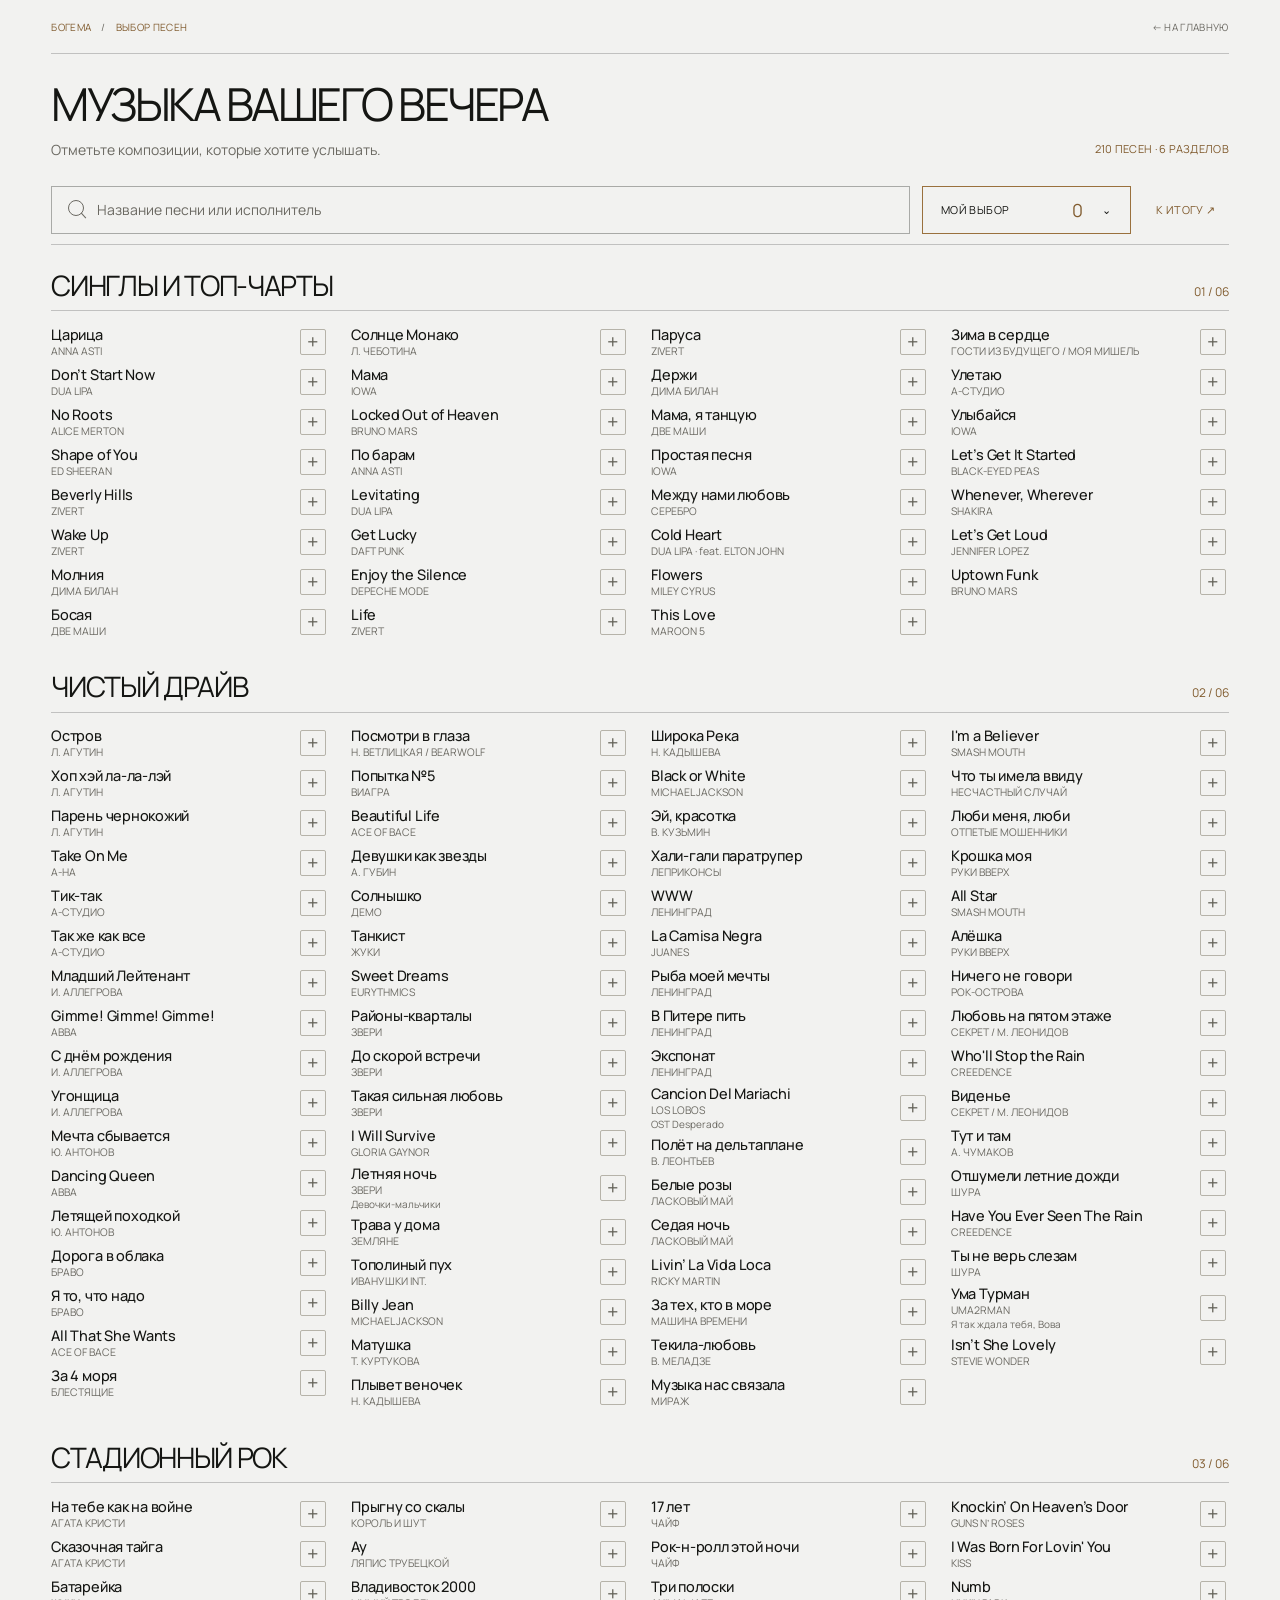
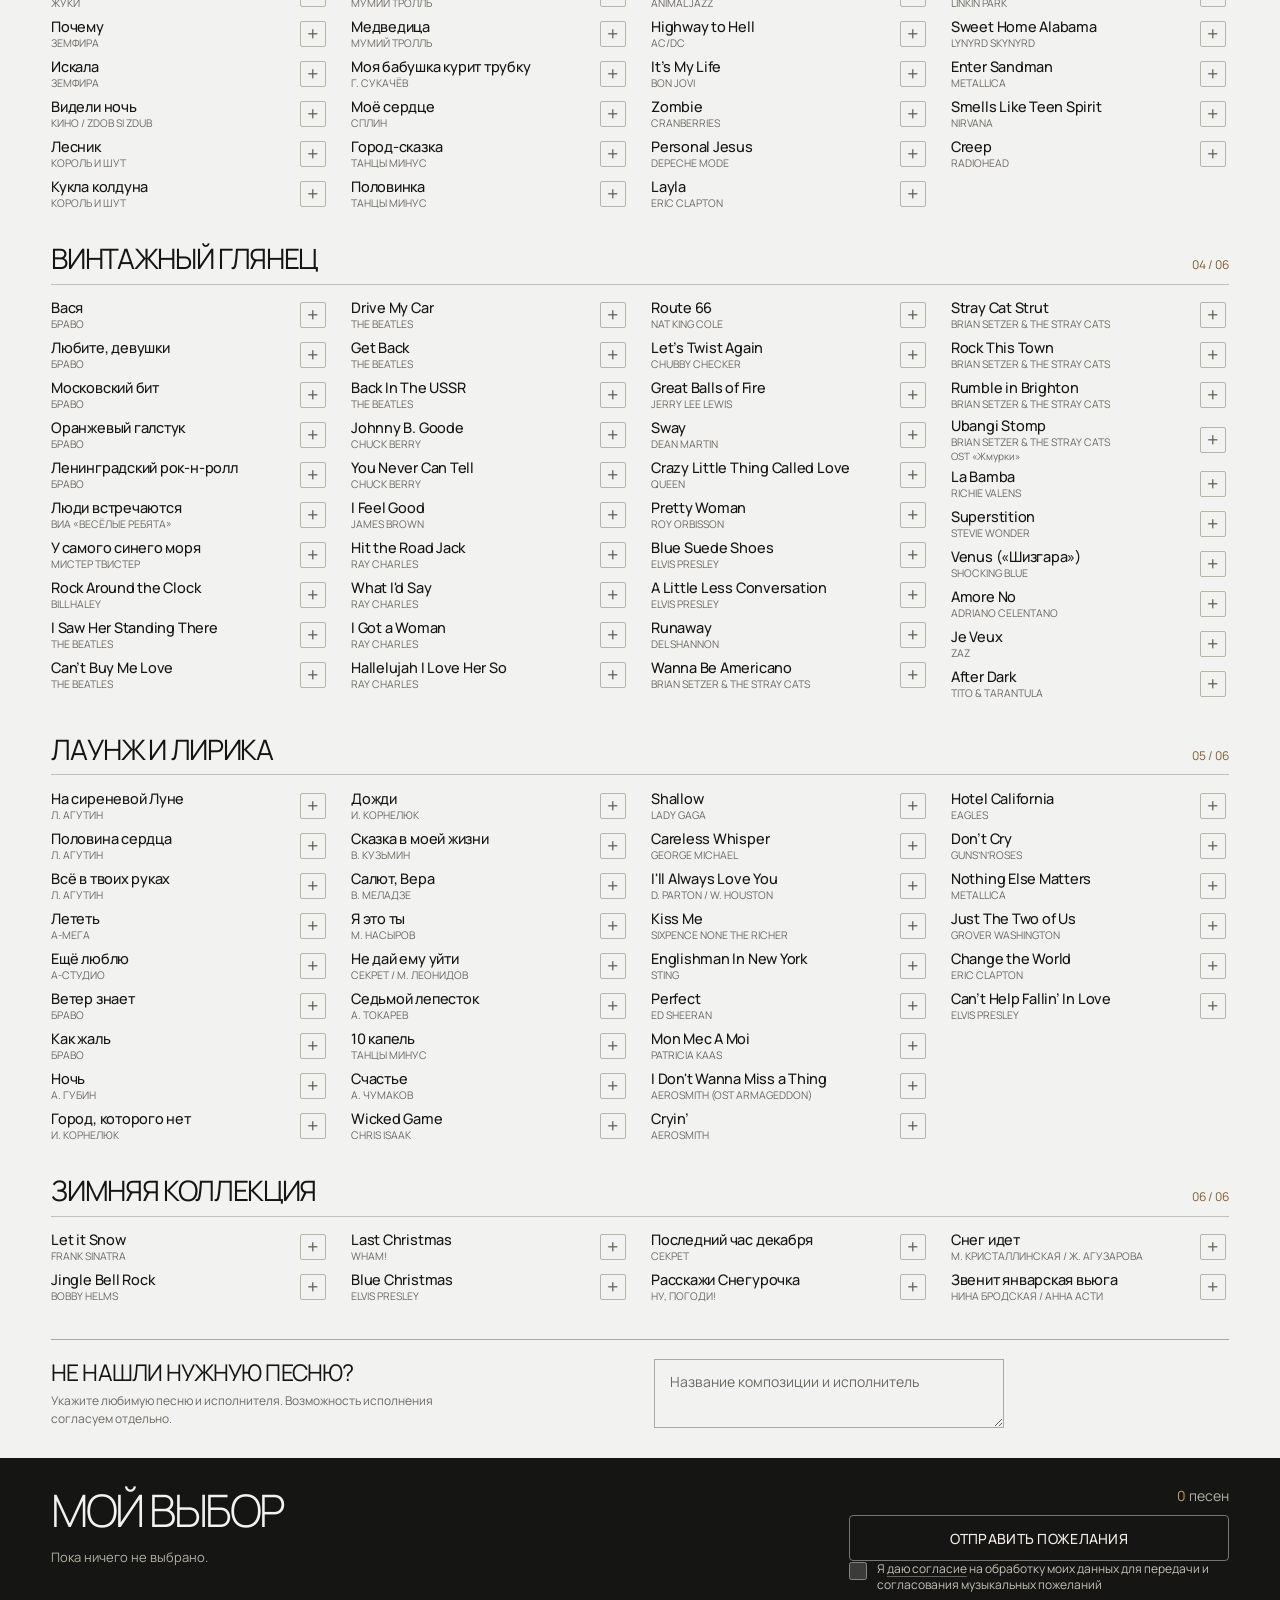
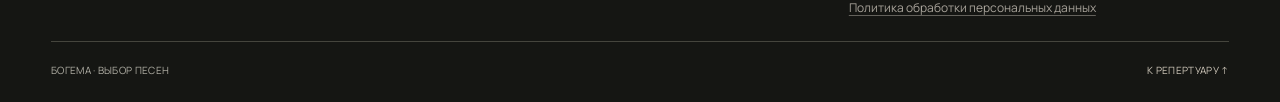
<file: music-selection/index.html>
<!doctype html>
<html lang="ru">
<head>
<meta charset="utf-8">
<meta name="viewport" content="width=device-width, initial-scale=1, viewport-fit=cover">
<meta name="color-scheme" content="light">
<meta name="robots" content="noindex, nofollow">
<meta name="theme-color" content="#F2F2F0">
<title>БОГЕМА — Выбор песен · упрощённый прототип v1</title>
<style>
@font-face{font-family:Manrope;src:url('../assets/fonts/manrope-hero-variable.ttf') format('truetype');font-style:normal;font-weight:200 800;font-display:swap}
:root{--bg:#F2F2F0;--ink:#151613;--brass:#C89A5C;--deep:#9A713D;--accent:#805B2E;--muted:#6B6962;--line:rgba(21,22,19,.22);--strong:rgba(21,22,19,.33);--font:Manrope,Inter,Arial,Helvetica,sans-serif;--choice-bar-height:62px}
*{box-sizing:border-box}html{scroll-behavior:smooth;scroll-padding-top:78px}body{margin:0;background:var(--bg);color:var(--ink);font-family:var(--font);font-size:14px;-webkit-font-smoothing:antialiased}button,input,textarea{font:inherit}button{cursor:pointer}a{color:inherit}button{color:inherit}button:disabled{cursor:not-allowed;opacity:.5}[hidden]{display:none!important}.wrap{max-width:1510px;margin-inline:auto;padding-inline:clamp(20px,4vw,60px)}.sr-only{position:absolute;width:1px;height:1px;margin:-1px;padding:0;overflow:hidden;clip:rect(0,0,0,0);white-space:nowrap;border:0}button:focus-visible,a:focus-visible,input:focus-visible,textarea:focus-visible{outline:2px solid var(--accent);outline-offset:4px}.summary :focus-visible,.mobile-choice-panel :focus-visible{outline-color:var(--brass)}h1:focus,h2:focus{outline:none}.skip-link{position:fixed;top:8px;left:16px;z-index:100;padding:12px 16px;background:var(--ink);color:var(--bg);transform:translateY(-180%)}.skip-link:focus{transform:none}.site-header{display:flex;justify-content:space-between;align-items:center;gap:12px;border-bottom:1px solid var(--line);min-height:54px;font-size:10px;letter-spacing:.035em}.identity{display:flex;align-items:center;gap:10px;color:var(--accent)}.identity-divider{color:var(--muted)}.back-link{display:inline-flex;align-items:center;min-height:44px;text-decoration:none;color:var(--muted);white-space:nowrap}.back-link:hover{text-decoration:underline;text-underline-offset:4px}.storage-notice{font-size:12px;line-height:1.5;margin:12px 0 0;padding:8px 12px;background:#eae5dd;border-left:2px solid var(--deep);color:#5b5347}.music{padding-top:26px;padding-bottom:30px;position:relative;overflow-anchor:none}.music-heading{display:flex;align-items:flex-end;justify-content:space-between;gap:18px;margin-bottom:18px}.music-heading h1{font-size:clamp(30px,3.55vw,52px);font-weight:400;line-height:1.1;letter-spacing:-.055em;margin:0}.music-desc{font-size:14px;color:var(--muted);margin:9px 0 0;line-height:1.5}.music-meta{margin:0 0 4px;font-size:11px;color:var(--accent);white-space:nowrap;letter-spacing:.025em}.music-tools{position:sticky;top:0;z-index:20;display:flex;align-items:center;gap:12px;background:var(--bg);border-bottom:1px solid var(--line);padding:8px 0 10px;margin-bottom:24px}.search-holder{position:relative;flex:1;min-width:0}.search-input{width:100%;height:48px;border:1px solid var(--strong);background:transparent;padding:0 45px;font-size:14px;border-radius:0;appearance:none;color:var(--ink)}.search-input::-webkit-search-cancel-button{display:none}.search-input::placeholder{color:var(--muted)}.search-icon{position:absolute;left:17px;top:14px;width:16px;height:16px;border:1.4px solid var(--muted);border-radius:50%;pointer-events:none}.search-icon:after{content:'';position:absolute;width:7px;border-top:1.4px solid var(--muted);top:14px;left:11px;transform:rotate(47deg)}.clear-search{position:absolute;top:2px;right:2px;min-width:44px;min-height:44px;background:transparent;border:0;font-size:24px;color:var(--muted)}.text-button{background:transparent;border:0;min-height:44px;padding:8px 0;color:var(--accent);font-size:11px;letter-spacing:.035em;text-transform:uppercase}.text-button:hover{text-decoration:underline;text-underline-offset:4px}.tools-summary{padding-inline:4px;white-space:nowrap;min-width:86px}.choice-wrapper{position:relative}.choice-button{display:flex;align-items:center;gap:19px;min-height:48px;padding:0 18px;min-width:209px;border:1px solid var(--deep);background:transparent;color:var(--ink);font-size:11px;letter-spacing:.035em}.choice-button:hover{background:#eae6dd}.choice-count{margin-left:auto;font-size:18px;color:var(--accent)}.choice-drawer{position:absolute;top:calc(100% + 8px);right:0;width:min(500px,calc(100vw - 40px));max-height:min(440px,calc(100dvh - 120px));overflow:auto;overscroll-behavior:contain;background:var(--bg);padding:12px 20px 16px;border:1px solid #c4c1b7;box-shadow:0 10px 26px #0002;z-index:35}.drawer-heading{display:flex;justify-content:space-between;align-items:center;gap:16px;position:sticky;top:-12px;padding-top:2px;background:var(--bg);z-index:1;margin-bottom:6px}.drawer-heading strong{font-size:16px;font-weight:500;letter-spacing:-.025em}.icon-button{display:inline-flex;align-items:center;justify-content:center;min-width:44px;min-height:44px;background:transparent;border:0;color:var(--muted);font-size:25px}.chosen-grid{display:grid;grid-template-columns:repeat(2,minmax(0,1fr));gap:0 20px}.chosen-item{display:flex;justify-content:space-between;align-items:center;gap:8px;min-width:0;padding:3px 0;border-bottom:1px solid var(--line)}.chosen-item>div{min-width:0}.chosen-item .name{font-size:13px;font-weight:500;line-height:1.3;overflow-wrap:anywhere}.chosen-item .artist{font-size:10px;color:var(--muted);line-height:1.35;margin-top:2px;overflow-wrap:anywhere}.remove-song{flex:none;background:none;border:0;min-width:32px;min-height:36px;color:#726F65;font-size:21px;line-height:1}.remove-song:hover{color:var(--ink)}.chosen-empty{margin:8px 0 12px;color:var(--muted);font-size:13px}.catalog-section{margin:0 0 30px}.catalog-head{display:flex;justify-content:space-between;align-items:baseline;gap:18px;margin-bottom:9px}.catalog-head h2{font-size:clamp(24px,2.2vw,33px);font-weight:400;letter-spacing:-.047em;line-height:1.15;margin:0}.catalog-index{color:var(--accent);font-size:12px;white-space:nowrap;flex:none}.catalog-line{height:1px;background:var(--line);margin:0 0 12px}.song-columns{list-style:none;margin:0;padding:0;column-count:4;column-gap:22px;column-fill:balance}.song-row{display:flex;align-items:center;justify-content:space-between;gap:6px;break-inside:avoid;min-height:37px;margin:0 0 3px;min-width:0}.song-info{flex:1;min-width:0}.song-title{font-size:14.5px;font-weight:500;line-height:1.25;letter-spacing:-.016em;overflow-wrap:anywhere}.song-artist{font-size:10.5px;color:var(--muted);line-height:1.25;margin-top:1px;overflow-wrap:anywhere}.song-note{font-size:10px;color:var(--muted);line-height:1.3;margin-top:1px;overflow-wrap:anywhere}.song-row.is-selected .song-title{color:var(--accent)}.add-song{position:relative;display:grid;place-items:center;flex:none;min-width:32px;width:32px;height:36px;border:0;border-radius:0;background:transparent;color:#626157;line-height:1;padding:0;font-size:20px;isolation:isolate}.add-song:before{position:absolute;content:'';inset:5px 3px;border:1px solid #b6b3a9;border-radius:2px;z-index:-1}.add-song:hover:before{border-color:var(--accent)}.add-song[aria-pressed=true]:before{background:var(--brass);border-color:var(--brass)}.add-song[aria-pressed=true]{color:var(--ink);font-size:17px;font-weight:600}.catalog-result{color:var(--accent);font-size:12px;margin:0 0 16px}.catalog-empty{padding:28px 12px;text-align:center;color:var(--muted);border-top:1px solid var(--line)}#catalog{overflow-anchor:none}.wish{display:grid;grid-template-columns:1fr 1fr;gap:28px;border-top:1px solid var(--strong);padding-top:19px}.wish h2{font-size:23px;line-height:1.2;font-weight:400;letter-spacing:-.04em;margin:0}.wish p{max-width:440px;font-size:12px;line-height:1.5;color:var(--muted);margin:6px 0 0}.wish textarea{width:100%;min-height:84px;border:1px solid var(--strong);background:transparent;padding:12px 15px;font-size:14px;line-height:1.45;resize:vertical;min-width:0;border-radius:0;color:var(--ink)}.wish textarea::placeholder{color:var(--muted)}.summary{background:var(--ink);color:var(--bg);padding-top:28px}.summary-heading{display:flex;align-items:baseline;justify-content:space-between;gap:18px;margin-bottom:15px}.summary-heading h2{font-size:clamp(34px,3.5vw,50px);font-weight:300;letter-spacing:-.055em;line-height:1.05;margin:0}.summary-count{color:var(--brass);font-size:14px;white-space:nowrap}.summary-layout{display:grid;grid-template-columns:minmax(0,1fr) minmax(260px,360px);gap:40px}.summary-content{min-width:0}.summary-toggle{display:flex;align-items:center;justify-content:space-between;gap:12px;width:100%;text-align:left;min-height:46px;padding:10px 14px;font-size:11px;letter-spacing:.025em;color:var(--bg);border:1px solid #64645a;background:transparent}.summary-toggle:hover{border-color:var(--brass)}.summary-list{display:grid;grid-template-columns:repeat(2,minmax(0,1fr));gap:0 20px;max-height:330px;overflow:auto;overscroll-behavior:contain;padding-right:6px;margin-top:7px}.summary-list .chosen-item{border-color:#45453d}.summary-list .name{color:#f0efe9}.summary-list .artist{color:#b2b0a6}.summary-list .remove-song{color:#b2b0a6}.summary-list .remove-song:hover{color:#fff}.summary-empty{margin:8px 0;color:#b2b0a6;font-size:13px}.summary-wish{margin-top:10px}.summary-wish-heading{display:flex;align-items:center;justify-content:space-between;gap:12px;min-height:38px;border-bottom:1px solid #45453d;color:var(--brass);font-size:10px;letter-spacing:.04em}.summary-wish .text-button{color:var(--brass);min-height:38px}.summary-wish p{margin:7px 0 0;font-size:13px;line-height:1.5;white-space:pre-wrap;overflow-wrap:anywhere}.summary-note{color:#b2b0a6;line-height:1.5;margin:0 0 12px;font-size:12px}.action-button{display:flex;align-items:center;justify-content:center;min-height:50px;padding:12px 18px;background:var(--brass);color:var(--ink);border:1px solid var(--brass);border-radius:2px;font-size:11px;font-weight:600;letter-spacing:.045em;line-height:1.35;width:100%}.action-button:hover{background:#d2a66b;border-color:#d2a66b}.prototype-note{font-size:10px;line-height:1.4;color:#b2b0a6;margin:8px 0 0}.selection-error{color:#f0cfad;font-size:12px;line-height:1.4;margin:10px 0 0}.page-footer{display:flex;justify-content:space-between;align-items:center;gap:16px;border-top:1px solid #45453d;margin-top:24px;padding:6px 0 10px;color:#b2b0a6;font-size:10px;letter-spacing:.03em}.page-footer .text-button{color:#d1c9bc;font-size:10px}.mobile-choice-panel{display:none}.mobile-choice-drawer{display:none}dialog{border:1px solid #c9c6bb;border-radius:2px;background:var(--bg);color:var(--ink);padding:0;width:min(480px,calc(100vw - 28px));max-width:calc(100vw - 28px);max-height:calc(100vh - 28px);max-height:calc(100dvh - 28px);overflow:auto;overscroll-behavior:contain;box-shadow:0 20px 80px #0005}dialog::backdrop{background:#0b0c0bd1}.dialog-body{padding:18px 26px 24px}.dialog-top{display:flex;align-items:center;justify-content:space-between;gap:10px;margin-bottom:8px}.eyebrow{font-size:10px;color:var(--accent);letter-spacing:.05em}.dialog-top .icon-button{margin-right:-10px}.dialog-body h2{font-size:28px;font-weight:400;line-height:1.15;letter-spacing:-.04em;overflow-wrap:anywhere;margin:0 0 10px}.dialog-info{font-size:12px;color:var(--muted);line-height:1.5;margin:0 0 8px}.dialog-preview{color:var(--accent);font-size:12px;margin:0 0 10px;line-height:1.45}.demo-notice{border-left:2px solid var(--deep);background:#eae5dd;padding:8px 10px;color:#5b5347;font-size:11px;line-height:1.45;margin:0 0 14px}.dialog-fields{display:grid;gap:9px}.field-group{min-width:0}.field{display:block;position:relative;border:1px solid var(--strong);min-height:54px}.field input{width:100%;min-width:0;border:0;border-radius:0;background:transparent;height:54px;padding:18px 14px 5px;outline:none;font-size:16px;color:var(--ink)}.floating{position:absolute;left:14px;top:17px;font-size:14px;color:var(--muted);pointer-events:none}.field input:focus~.floating,.field input:not(:placeholder-shown)~.floating{top:5px;font-size:10px;color:var(--accent)}.field:focus-within{border-color:var(--accent);box-shadow:inset 0 0 0 1px var(--accent)}.field.is-invalid{border-color:#99352F}.field-error{display:block;font-size:12px;color:#99352F;line-height:1.4;margin-top:5px}.consent{display:flex;align-items:center;gap:10px;min-height:44px;cursor:pointer;font-size:12px;line-height:1.4;margin:7px 0 0}.consent input{accent-color:var(--deep);width:19px;height:19px;flex:none;margin:0}.dialog-submit{margin-top:12px}.form-feedback{font-size:12px;color:#5d4f3e;line-height:1.55;margin:12px 0 0}.form-feedback:empty{display:none}.no-script{padding:12px;background:#eae5dd}
@media(max-width:1279px){.song-columns{column-count:3}.music-heading h1{font-size:42px}}
@media(max-width:950px){.song-columns{column-count:2;column-gap:20px}.music-heading{display:block}.music-meta{margin-top:10px}.summary-layout{gap:26px;grid-template-columns:minmax(0,1fr) 280px}.choice-button{min-width:180px;padding-inline:12px;gap:12px}.tools-summary{min-width:78px}.music-tools{gap:9px}}
@media(max-width:720px){.wrap{padding-inline:20px}.site-header{min-height:52px;font-size:9px;gap:10px}.identity{gap:7px}.music{padding-top:22px;padding-bottom:24px}.music-heading{margin-bottom:11px}.music-heading h1{font-size:clamp(29px,7.8vw,45px);max-width:560px;line-height:1.06}.music-desc{font-size:13px;line-height:1.45;margin-top:8px;max-width:340px}.music-meta{margin:9px 0 0;font-size:10px}.music-tools{padding:7px 0 9px;margin-bottom:18px}.choice-wrapper,.tools-summary{display:none}.search-input{height:48px;font-size:16px;padding-left:42px;padding-right:42px}.search-input::placeholder{font-size:13px}.song-columns{column-count:1}.catalog-head h2{font-size:25px;min-width:0;overflow-wrap:anywhere}.catalog-index{font-size:11px}.catalog-section{margin-bottom:24px}.catalog-line{margin-bottom:7px}.catalog-head{margin-bottom:8px;gap:12px}.song-row{min-height:44px;margin-bottom:0}.song-title{font-size:15px}.song-artist{font-size:11px}.song-note{font-size:10px}.add-song{width:44px;min-width:44px;height:44px}.add-song:before{inset:8px}.remove-song{min-width:44px;min-height:44px}.chosen-item{padding:1px 0}.chosen-item .name{font-size:14px}.chosen-item .artist{font-size:11px}.wish{grid-template-columns:1fr;gap:10px;padding-top:15px}.wish h2{font-size:23px}.wish textarea{font-size:16px;min-height:80px}.wish textarea::placeholder{font-size:14px}.wish p{font-size:12px}.summary{padding-top:23px}.summary-heading h2{font-size:38px}.summary-layout{grid-template-columns:1fr;gap:16px}.summary-heading{margin-bottom:12px}.summary-list{grid-template-columns:1fr;max-height:330px}.summary-action{border-top:1px solid #45453d;padding-top:14px}.summary-note{max-width:320px;margin-bottom:10px}.summary-count{font-size:12px}.page-footer{margin-top:17px}.mobile-choice-panel{display:flex;align-items:stretch;position:fixed;bottom:0;left:0;right:0;padding:0 12px env(safe-area-inset-bottom,0px);min-height:62px;background:var(--ink);border-top:1px solid #6c604c;color:var(--bg);z-index:38;visibility:hidden;transform:translateY(105%)}.mobile-choice-panel.is-visible{visibility:visible;transform:none}.mobile-choice-panel button{background:none;border:0;color:inherit}.mobile-choice-panel #mobile-choice{display:flex;flex:1;min-width:0;flex-direction:column;justify-content:center;align-items:flex-start;gap:4px;min-height:61px;padding:10px 8px;text-align:left}.mobile-choice-panel strong{font-size:12px;font-weight:500;letter-spacing:.03em}.mobile-choice-label{font-size:10px;color:#c9ad86}.mobile-choice-panel .mobile-summary-link{border-left:1px solid #53534d;min-height:61px;min-width:92px;color:var(--brass);padding:10px 6px 10px 15px;font-size:11px}.mobile-choice-drawer{display:block;position:fixed;bottom:var(--choice-bar-height);left:0;right:0;max-height:min(55vh,480px);max-height:min(55dvh,480px);overflow:auto;overscroll-behavior:contain;background:var(--bg);border-top:1px solid #c4c1b7;box-shadow:0 -10px 25px #0002;z-index:39;padding:10px 20px 14px}.mobile-choice-drawer .drawer-heading{top:-10px}.mobile-choice-drawer .chosen-grid{grid-template-columns:1fr}html.mobile-choice-active{scroll-padding-bottom:calc(var(--choice-bar-height) + 14px)}html.mobile-choice-active .add-song{scroll-margin-bottom:calc(var(--choice-bar-height) + 14px)}.dialog-body{padding:14px 18px 20px}.dialog-body h2{font-size:26px}}
@media(max-width:359px){.wrap{padding-inline:16px}.music-heading h1{font-size:29px}.identity{gap:5px}.site-header{font-size:8.5px}.summary-heading h2{font-size:34px}.summary-count{font-size:11px}.catalog-head h2{font-size:24px}}
/* Keep these changes scoped to the lower music summary. */
.summary-heading{display:block;margin-bottom:0}
.summary-heading h2{margin-bottom:15px}
.summary-count{display:block;text-align:right;margin-bottom:10px}
.summary-count{color:#b2b0a6}
.summary-count-number{color:var(--brass)}
.summary-action .action-button{min-height:46px;padding:10px 16px;background:transparent;color:#f2eee7;border-color:#77776f;border-radius:4px;font:500 14px/1.5 var(--font);letter-spacing:.02em;transition:background-color .18s,border-color .18s,-webkit-text-stroke-width .18s}
/* Deepen the lettering on hover without changing the glyph widths. */
.summary-action .action-button:hover{background:#f2eee708;border-color:#f2eee7;-webkit-text-stroke:.15px currentColor}
.summary-action .action-button:focus-visible{outline:2px solid #f2eee7;outline-offset:3px}
.summary-consent label{display:flex;align-items:flex-start;gap:10px;color:#c6c2b9;font-size:12px;line-height:1.3;cursor:pointer}
.summary-consent input{flex:none;width:18px;height:18px;margin:1px 0 0;accent-color:var(--brass);color-scheme:dark}
.summary-consent input[aria-invalid=true]{outline:1px solid #ecaaa0;outline-offset:2px}
.summary-consent input:focus-visible{outline:2px solid var(--brass);outline-offset:3px}
.summary-consent .selection-error{margin-top:6px;color:#ecaaa0;line-height:1.5}
.consent-document-link{text-decoration:underline;text-underline-offset:3px;text-decoration-color:#a8a39a88;color:inherit}
.summary-policy{margin:6px 0 0;color:#a8a39a;font-size:12px;line-height:1.5}
@media(min-width:721px){.wish textarea{max-width:350px;min-height:64px;height:100%;align-self:end}.summary-layout{grid-template-columns:minmax(0,1fr) 380px}}
/* Keep the heading and count together when the two columns stack. */
@media(max-width:720px){
  .wish textarea{max-width:none}
  .summary-layout{grid-template-columns:minmax(0,1fr) auto;gap:12px 18px;align-items:start}
  .summary-heading,.summary-side{display:contents}
  .summary-heading h2{grid-column:1;grid-row:1;margin-bottom:0}
  .summary-count{grid-column:2;grid-row:1;margin-bottom:0}
  .summary-content{grid-column:1 / -1;grid-row:2}
  .summary-action{grid-column:1 / -1;grid-row:3}
}
@media(prefers-reduced-motion:reduce){html{scroll-behavior:auto!important}*,*::before,*::after{animation:none!important;transition:none!important}}
</style>
</head>
<body>
<a class="skip-link" href="#song-search">Перейти к поиску песен</a>
<div class="sr-only" id="search-announcement" role="status" aria-live="polite" aria-atomic="true"></div>
<div class="sr-only" id="selection-announcement" role="status" aria-live="polite" aria-atomic="true"></div>
<div class="wrap">
  <header class="site-header">
    <div class="identity"><span>БОГЕМА</span><span class="identity-divider" aria-hidden="true">/</span><span>ВЫБОР ПЕСЕН</span></div>
    <a class="back-link" href="../">← НА ГЛАВНУЮ</a>
  </header>
  <p class="storage-notice" id="storage-notice" role="status" hidden></p>
</div>
<main>
  <section id="music" class="music wrap" aria-labelledby="music-title">
    <div class="music-heading">
      <div><h1 id="music-title" tabindex="-1">МУЗЫКА ВАШЕГО ВЕЧЕРА</h1><p class="music-desc">Отметьте композиции, которые хотите услышать.</p></div>
      <p class="music-meta">210 ПЕСЕН · 6 РАЗДЕЛОВ</p>
    </div>
    <div id="music-tools-anchor" aria-hidden="true"></div>
    <div class="music-tools" id="music-tools">
      <div class="search-holder">
        <span class="search-icon" aria-hidden="true"></span>
        <input type="search" class="search-input" id="song-search" placeholder="Название песни или исполнитель" aria-label="Поиск по песне или исполнителю" autocomplete="off" spellcheck="false">
        <button type="button" class="clear-search" id="clear-search" aria-label="Очистить поиск" hidden>×</button>
      </div>
      <div class="choice-wrapper">
        <button type="button" class="choice-button" id="choice-button" aria-controls="choice-drawer" aria-expanded="false"><span>МОЙ ВЫБОР</span><span class="choice-count" id="choice-count">0</span><span aria-hidden="true">⌄</span></button>
        <div class="choice-drawer" id="choice-drawer" role="region" aria-label="Выбранные песни" hidden>
          <div class="drawer-heading"><strong>МОЙ ВЫБОР</strong><button type="button" class="icon-button drawer-close" data-close-choice aria-label="Закрыть список выбранных песен">×</button></div>
          <div class="chosen-grid" id="chosen-list"></div>
        </div>
      </div>
      <button type="button" class="text-button tools-summary" data-jump="summary">К ИТОГУ ↗</button>
    </div>
    <noscript><p class="no-script">Для поиска и выбора песен включите JavaScript в браузере.</p></noscript>
    <div id="catalog"></div>
    <div class="wish" id="wish">
      <div><h2>НЕ НАШЛИ НУЖНУЮ ПЕСНЮ?</h2><p>Укажите любимую песню и исполнителя. Возможность исполнения согласуем отдельно.</p></div>
      <label class="sr-only" for="wish-text">Музыкальные пожелания вне репертуара</label>
      <textarea id="wish-text" maxlength="1800" placeholder="Название композиции и исполнитель" rows="1"></textarea>
    </div>
  </section>
  <section class="summary" id="summary" aria-labelledby="summary-title">
    <div class="wrap">
      <div class="summary-layout">
        <div class="summary-heading">
          <h2 id="summary-title" tabindex="-1">МОЙ ВЫБОР</h2>
          <div class="summary-content">
            <p class="summary-empty" id="summary-empty">Пока ничего не выбрано.</p>
            <div id="summary-song-controls" hidden>
              <button class="summary-toggle" id="summary-toggle" type="button" aria-expanded="false" aria-controls="summary-list"><span>ПОСМОТРЕТЬ ВЫБРАННЫЕ ПЕСНИ</span><span aria-hidden="true">⌄</span></button>
              <div class="summary-list" id="summary-list" hidden></div>
            </div>
            <div class="summary-wish" id="summary-wish" hidden><div class="summary-wish-heading"><span>ВНЕ РЕПЕРТУАРА</span><button type="button" class="text-button" data-edit-wishes>ИЗМЕНИТЬ ↗</button></div><p id="summary-wish-text"></p></div>
          </div>
        </div>
        <div class="summary-side">
          <span class="summary-count" id="summary-count"><span class="summary-count-number" id="summary-count-number">0</span> <span id="summary-count-label">песен</span></span>
          <div class="summary-action">
            <button class="action-button" type="button" id="send-wishes">ОТПРАВИТЬ ПОЖЕЛАНИЯ</button>
            <p class="selection-error" id="selection-error" role="status" hidden></p>
            <div class="summary-consent">
              <label for="contact-consent"><input id="contact-consent" type="checkbox" required data-consent-version="music-consent-1.0-2026-10-22" aria-describedby="error-consent"><span>Я <a class="consent-document-link" href="../legal/consent-music/" target="_blank" rel="noopener noreferrer">даю согласие</a> на обработку моих данных для передачи и согласования музыкальных пожеланий</span></label>
              <p class="selection-error" id="error-consent" role="status" hidden></p>
            </div>
            <p class="summary-policy"><a class="consent-document-link" href="../legal/privacy/" target="_blank" rel="noopener noreferrer">Политика обработки персональных данных</a></p>
          </div>
        </div>
      </div>
      <footer class="page-footer"><span>БОГЕМА · ВЫБОР ПЕСЕН</span><button type="button" class="text-button" data-jump="music">К РЕПЕРТУАРУ ↑</button></footer>
    </div>
  </section>
</main>
<div class="mobile-choice-panel" id="mobile-choice-panel" aria-hidden="true" inert>
  <button type="button" id="mobile-choice" aria-expanded="false" aria-controls="mobile-choice-drawer"><strong>МОЙ ВЫБОР · <span id="mobile-count">0</span></strong><span class="mobile-choice-label" id="mobile-choice-label">ПОСМОТРЕТЬ ↑</span></button>
  <button type="button" class="mobile-summary-link" data-jump="summary">К ИТОГУ ↗</button>
</div>
<div class="mobile-choice-drawer" id="mobile-choice-drawer" role="region" aria-label="Выбранные песни" hidden>
  <div class="drawer-heading"><strong>МОЙ ВЫБОР</strong><button type="button" class="icon-button drawer-close" data-close-choice aria-label="Закрыть список выбранных песен">×</button></div>
  <div class="chosen-grid" id="mobile-chosen-list"></div>
</div>
<dialog id="request-dialog" aria-labelledby="dialog-title" aria-describedby="dialog-info demo-notice">
  <div class="dialog-body">
    <div class="dialog-top"><span class="eyebrow">БОГЕМА / ВЫБОР ПЕСЕН</span><button type="button" class="icon-button" id="dialog-close" aria-label="Закрыть форму">×</button></div>
    <h2 id="dialog-title">МУЗЫКАЛЬНЫЕ ПОЖЕЛАНИЯ</h2>
    <p class="dialog-info" id="dialog-info">Выбранные песни и пожелания приложим к обращению.</p>
    <p class="dialog-preview" id="dialog-preview"></p>
    <p class="demo-notice" id="demo-notice">Демо-режим. Данные никуда не отправляются.</p>
    <form id="request-form" method="dialog" novalidate>
      <div class="dialog-fields">
        <div class="field-group"><label class="field" for="contact-name"><input id="contact-name" name="name" type="text" placeholder=" " autocomplete="name" maxlength="80" required aria-describedby="error-name"><span class="floating">Ваше имя *</span></label><span class="field-error" id="error-name" hidden></span></div>
        <div class="field-group"><label class="field" for="contact-phone"><input id="contact-phone" name="phone" type="tel" placeholder=" " autocomplete="tel" inputmode="tel" maxlength="45" required aria-describedby="error-phone"><span class="floating">Телефон *</span></label><span class="field-error" id="error-phone" hidden></span></div>
      </div>
      <button type="submit" class="action-button dialog-submit" id="dialog-submit">ОТПРАВИТЬ ПОЖЕЛАНИЯ</button>
      <p class="form-feedback" id="form-feedback" role="status" aria-live="polite"></p>
    </form>
  </div>
</dialog>
<script id="catalog-data" type="application/json">[{"number":"01","heading":"СИНГЛЫ И ТОП-ЧАРТЫ","songs":[{"id":"all-song-012","title":"Царица","artist":"ANNA ASTI"},{"id":"all-song-120","title":"Don’t Start Now","artist":"DUA LIPA"},{"id":"all-song-123","title":"No Roots","artist":"ALICE MERTON"},{"id":"all-song-146","title":"Shape of You","artist":"ED SHEERAN"},{"id":"all-song-052","title":"Beverly Hills","artist":"ZIVERT"},{"id":"all-song-054","title":"Wake Up","artist":"ZIVERT"},{"id":"all-song-030","title":"Молния","artist":"ДИМА БИЛАН"},{"id":"all-song-040","title":"Босая","artist":"ДВЕ МАШИ"},{"id":"all-song-100","title":"Солнце Монако","artist":"Л. ЧЕБОТИНА"},{"id":"all-song-110","title":"Мама","artist":"IOWA"},{"id":"all-song-133","title":"Locked Out of Heaven","artist":"BRUNO MARS"},{"id":"all-song-013","title":"По барам","artist":"ANNA ASTI"},{"id":"all-song-121","title":"Levitating","artist":"DUA LIPA"},{"id":"all-song-124","title":"Get Lucky","artist":"DAFT PUNK"},{"id":"all-song-158","title":"Enjoy the Silence","artist":"DEPECHE MODE"},{"id":"all-song-053","title":"Life","artist":"ZIVERT"},{"id":"all-song-055","title":"Паруса","artist":"ZIVERT"},{"id":"all-song-031","title":"Держи","artist":"ДИМА БИЛАН"},{"id":"all-song-041","title":"Мама, я танцую","artist":"ДВЕ МАШИ"},{"id":"all-song-108","title":"Простая песня","artist":"IOWA"},{"id":"all-song-093","title":"Между нами любовь","artist":"СЕРЕБРО"},{"id":"all-song-119","title":"Cold Heart","artist":"DUA LIPA · feat. ELTON JOHN"},{"id":"all-song-118","title":"Flowers","artist":"MILEY CYRUS"},{"id":"all-song-137","title":"This Love","artist":"MAROON 5"},{"id":"all-song-039","title":"Зима в сердце","artist":"ГОСТИ ИЗ БУДУЩЕГО / МОЯ МИШЕЛЬ"},{"id":"all-song-011","title":"Улетаю","artist":"А-СТУДИО"},{"id":"all-song-109","title":"Улыбайся","artist":"IOWA"},{"id":"all-song-117","title":"Let’s Get It Started","artist":"BLACK-EYED PEAS"},{"id":"all-song-143","title":"Whenever, Wherever","artist":"SHAKIRA"},{"id":"all-song-130","title":"Let’s Get Loud","artist":"JENNIFER LOPEZ"},{"id":"all-song-134","title":"Uptown Funk","artist":"BRUNO MARS"}]},{"number":"02","heading":"ЧИСТЫЙ ДРАЙВ","songs":[{"id":"all-song-001","title":"Остров","artist":"Л. АГУТИН"},{"id":"all-song-002","title":"Хоп хэй ла-ла-лэй","artist":"Л. АГУТИН"},{"id":"all-song-005","title":"Парень чернокожий","artist":"Л. АГУТИН"},{"id":"all-song-112","title":"Take On Me","artist":"A-HA"},{"id":"all-song-008","title":"Тик-так","artist":"А-СТУДИО"},{"id":"all-song-010","title":"Так же как все","artist":"А-СТУДИО"},{"id":"all-song-016","title":"Младший Лейтенант","artist":"И. АЛЛЕГРОВА"},{"id":"all-song-113","title":"Gimme! Gimme! Gimme!","artist":"ABBA"},{"id":"all-song-017","title":"С днём рождения","artist":"И. АЛЛЕГРОВА"},{"id":"all-song-018","title":"Угонщица","artist":"И. АЛЛЕГРОВА"},{"id":"all-song-019","title":"Мечта сбывается","artist":"Ю. АНТОНОВ"},{"id":"all-song-114","title":"Dancing Queen","artist":"ABBA"},{"id":"all-song-020","title":"Летящей походкой","artist":"Ю. АНТОНОВ"},{"id":"all-song-022","title":"Дорога в облака","artist":"БРАВО"},{"id":"all-song-028","title":"Я то, что надо","artist":"БРАВО"},{"id":"all-song-115","title":"All That She Wants","artist":"ACE OF BACE"},{"id":"all-song-033","title":"За 4 моря","artist":"БЛЕСТЯЩИЕ"},{"id":"all-song-034","title":"Посмотри в глаза","artist":"Н. ВЕТЛИЦКАЯ / BEARWOLF"},{"id":"all-song-035","title":"Попытка №5","artist":"ВИАГРА"},{"id":"all-song-116","title":"Beautiful Life","artist":"ACE OF BACE"},{"id":"all-song-038","title":"Девушки как звезды","artist":"А. ГУБИН"},{"id":"all-song-042","title":"Солнышко","artist":"ДЕМО"},{"id":"all-song-044","title":"Танкист","artist":"ЖУКИ"},{"id":"all-song-122","title":"Sweet Dreams","artist":"EURYTHMICS"},{"id":"all-song-045","title":"Районы-кварталы","artist":"ЗВЕРИ"},{"id":"all-song-046","title":"До скорой встречи","artist":"ЗВЕРИ"},{"id":"all-song-047","title":"Такая сильная любовь","artist":"ЗВЕРИ"},{"id":"all-song-125","title":"I Will Survive","artist":"GLORIA GAYNOR"},{"id":"all-song-048","title":"Летняя ночь","artist":"ЗВЕРИ","note":"Девочки-мальчики"},{"id":"all-song-049","title":"Трава у дома","artist":"ЗЕМЛЯНЕ"},{"id":"all-song-056","title":"Тополиный пух","artist":"ИВАНУШКИ INT."},{"id":"all-song-127","title":"Billy Jean","artist":"MICHAEL JACKSON"},{"id":"all-song-061","title":"Матушка","artist":"Т. КУРТУКОВА"},{"id":"all-song-062","title":"Плывет веночек","artist":"Н. КАДЫШЕВА"},{"id":"all-song-063","title":"Широка Река","artist":"Н. КАДЫШЕВА"},{"id":"all-song-128","title":"Black or White","artist":"MICHAEL JACKSON"},{"id":"all-song-066","title":"Эй, красотка","artist":"В. КУЗЬМИН"},{"id":"all-song-068","title":"Хали-гали паратрупер","artist":"ЛЕПРИКОНСЫ"},{"id":"all-song-070","title":"WWW","artist":"ЛЕНИНГРАД"},{"id":"all-song-129","title":"La Camisa Negra","artist":"JUANES"},{"id":"all-song-071","title":"Рыба моей мечты","artist":"ЛЕНИНГРАД"},{"id":"all-song-072","title":"В Питере пить","artist":"ЛЕНИНГРАД"},{"id":"all-song-073","title":"Экспонат","artist":"ЛЕНИНГРАД"},{"id":"all-song-132","title":"Cancion Del Mariachi","artist":"LOS LOBOS","note":"OST Desperado"},{"id":"all-song-074","title":"Полёт на дельтаплане","artist":"В. ЛЕОНТЬЕВ"},{"id":"all-song-075","title":"Белые розы","artist":"ЛАСКОВЫЙ МАЙ"},{"id":"all-song-076","title":"Седая ночь","artist":"ЛАСКОВЫЙ МАЙ"},{"id":"all-song-136","title":"Livin’ La Vida Loca","artist":"RICKY MARTIN"},{"id":"all-song-077","title":"За тех, кто в море","artist":"МАШИНА ВРЕМЕНИ"},{"id":"all-song-078","title":"Текила-любовь","artist":"В. МЕЛАДЗЕ"},{"id":"all-song-083","title":"Музыка нас связала","artist":"МИРАЖ"},{"id":"all-song-141","title":"I'm a Believer","artist":"SMASH MOUTH"},{"id":"all-song-085","title":"Что ты имела ввиду","artist":"НЕСЧАСТНЫЙ СЛУЧАЙ"},{"id":"all-song-086","title":"Люби меня, люби","artist":"ОТПЕТЫЕ МОШЕННИКИ"},{"id":"all-song-087","title":"Крошка моя","artist":"РУКИ ВВЕРХ"},{"id":"all-song-142","title":"All Star","artist":"SMASH MOUTH"},{"id":"all-song-088","title":"Алёшка","artist":"РУКИ ВВЕРХ"},{"id":"all-song-089","title":"Ничего не говори","artist":"РОК-ОСТРОВА"},{"id":"all-song-090","title":"Любовь на пятом этаже","artist":"СЕКРЕТ / М. ЛЕОНИДОВ"},{"id":"all-song-155","title":"Who'll Stop the Rain","artist":"CREEDENCE"},{"id":"all-song-091","title":"Виденье","artist":"СЕКРЕТ / М. ЛЕОНИДОВ"},{"id":"all-song-102","title":"Тут и там","artist":"А. ЧУМАКОВ"},{"id":"all-song-105","title":"Отшумели летние дожди","artist":"ШУРА"},{"id":"all-song-156","title":"Have You Ever Seen The Rain","artist":"CREEDENCE"},{"id":"all-song-106","title":"Ты не верь слезам","artist":"ШУРА"},{"id":"all-song-111","title":"Ума Турман","artist":"UMA2RMAN","note":"Я так ждала тебя, Вова"},{"id":"all-song-201","title":"Isn’t She Lovely","artist":"STEVIE WONDER"}]},{"number":"03","heading":"СТАДИОННЫЙ РОК","songs":[{"id":"all-song-014","title":"На тебе как на войне","artist":"АГАТА КРИСТИ"},{"id":"all-song-015","title":"Сказочная тайга","artist":"АГАТА КРИСТИ"},{"id":"all-song-043","title":"Батарейка","artist":"ЖУКИ"},{"id":"all-song-050","title":"Почему","artist":"ЗЕМФИРА"},{"id":"all-song-051","title":"Искала","artist":"ЗЕМФИРА"},{"id":"all-song-057","title":"Видели ночь","artist":"КИНО / ZDOB SI ZDUB"},{"id":"all-song-058","title":"Лесник","artist":"КОРОЛЬ И ШУТ"},{"id":"all-song-059","title":"Кукла колдуна","artist":"КОРОЛЬ И ШУТ"},{"id":"all-song-060","title":"Прыгну со скалы","artist":"КОРОЛЬ И ШУТ"},{"id":"all-song-069","title":"Ау","artist":"ЛЯПИС ТРУБЕЦКОЙ"},{"id":"all-song-081","title":"Владивосток 2000","artist":"МУМИЙ ТРОЛЛЬ"},{"id":"all-song-082","title":"Медведица","artist":"МУМИЙ ТРОЛЛЬ"},{"id":"all-song-094","title":"Моя бабушка курит трубку","artist":"Г. СУКАЧЁВ"},{"id":"all-song-095","title":"Моё сердце","artist":"СПЛИН"},{"id":"all-song-097","title":"Город-сказка","artist":"ТАНЦЫ МИНУС"},{"id":"all-song-099","title":"Половинка","artist":"ТАНЦЫ МИНУС"},{"id":"all-song-103","title":"17 лет","artist":"ЧАЙФ"},{"id":"all-song-104","title":"Рок-н-ролл этой ночи","artist":"ЧАЙФ"},{"id":"all-song-107","title":"Три полоски","artist":"ANIMAL JAZZ"},{"id":"all-song-152","title":"Highway to Hell","artist":"AC/DC"},{"id":"all-song-153","title":"It’s My Life","artist":"BON JOVI"},{"id":"all-song-154","title":"Zombie","artist":"CRANBERRIES"},{"id":"all-song-157","title":"Personal Jesus","artist":"DEPECHE MODE"},{"id":"all-song-177","title":"Layla","artist":"ERIC CLAPTON"},{"id":"all-song-160","title":"Knockin’ On Heaven’s Door","artist":"GUNS N’ ROSES"},{"id":"all-song-162","title":"I Was Born For Lovin' You","artist":"KISS"},{"id":"all-song-164","title":"Numb","artist":"LINKIN PARK"},{"id":"all-song-163","title":"Sweet Home Alabama","artist":"LYNYRD SKYNYRD"},{"id":"all-song-166","title":"Enter Sandman","artist":"METALLICA"},{"id":"all-song-167","title":"Smells Like Teen Spirit","artist":"NIRVANA"},{"id":"all-song-169","title":"Creep","artist":"RADIOHEAD"}]},{"number":"04","heading":"ВИНТАЖНЫЙ ГЛЯНЕЦ","songs":[{"id":"all-song-021","title":"Вася","artist":"БРАВО"},{"id":"all-song-023","title":"Любите, девушки","artist":"БРАВО"},{"id":"all-song-024","title":"Московский бит","artist":"БРАВО"},{"id":"all-song-026","title":"Оранжевый галстук","artist":"БРАВО"},{"id":"all-song-029","title":"Ленинградский рок-н-ролл","artist":"БРАВО"},{"id":"all-song-036","title":"Люди встречаются","artist":"ВИА «ВЕСЁЛЫЕ РЕБЯТА»"},{"id":"all-song-084","title":"У самого синего моря","artist":"МИСТЕР ТВИСТЕР"},{"id":"all-song-171","title":"Rock Around the Clock","artist":"BILL HALEY"},{"id":"all-song-172","title":"I Saw Her Standing There","artist":"THE BEATLES"},{"id":"all-song-173","title":"Can’t Buy Me Love","artist":"THE BEATLES"},{"id":"all-song-174","title":"Drive My Car","artist":"THE BEATLES"},{"id":"all-song-175","title":"Get Back","artist":"THE BEATLES"},{"id":"all-song-176","title":"Back In The USSR","artist":"THE BEATLES"},{"id":"all-song-179","title":"Johnny B. Goode","artist":"CHUCK BERRY"},{"id":"all-song-180","title":"You Never Can Tell","artist":"CHUCK BERRY"},{"id":"all-song-181","title":"I Feel Good","artist":"JAMES BROWN"},{"id":"all-song-182","title":"Hit the Road Jack","artist":"RAY CHARLES"},{"id":"all-song-183","title":"What I'd Say","artist":"RAY CHARLES"},{"id":"all-song-184","title":"I Got a Woman","artist":"RAY CHARLES"},{"id":"all-song-185","title":"Hallelujah I Love Her So","artist":"RAY CHARLES"},{"id":"all-song-186","title":"Route 66","artist":"NAT KING COLE"},{"id":"all-song-187","title":"Let’s Twist Again","artist":"CHUBBY CHECKER"},{"id":"all-song-188","title":"Great Balls of Fire","artist":"JERRY LEE LEWIS"},{"id":"all-song-189","title":"Sway","artist":"DEAN MARTIN"},{"id":"all-song-168","title":"Crazy Little Thing Called Love","artist":"QUEEN"},{"id":"all-song-190","title":"Pretty Woman","artist":"ROY ORBISSON"},{"id":"all-song-191","title":"Blue Suede Shoes","artist":"ELVIS PRESLEY"},{"id":"all-song-192","title":"A Little Less Conversation","artist":"ELVIS PRESLEY"},{"id":"all-song-194","title":"Runaway","artist":"DEL SHANNON"},{"id":"all-song-195","title":"Wanna Be Americano","artist":"BRIAN SETZER & THE STRAY CATS"},{"id":"all-song-196","title":"Stray Cat Strut","artist":"BRIAN SETZER & THE STRAY CATS"},{"id":"all-song-197","title":"Rock This Town","artist":"BRIAN SETZER & THE STRAY CATS"},{"id":"all-song-198","title":"Rumble in Brighton","artist":"BRIAN SETZER & THE STRAY CATS"},{"id":"all-song-199","title":"Ubangi Stomp","artist":"BRIAN SETZER & THE STRAY CATS","note":"OST «Жмурки»"},{"id":"all-song-200","title":"La Bamba","artist":"RICHIE VALENS"},{"id":"all-song-202","title":"Superstition","artist":"STEVIE WONDER"},{"id":"all-song-144","title":"Venus («Шизгара»)","artist":"SHOCKING BLUE"},{"id":"all-song-147","title":"Amore No","artist":"ADRIANO CELENTANO"},{"id":"all-song-149","title":"Je Veux","artist":"ZAZ"},{"id":"all-song-170","title":"After Dark","artist":"TITO & TARANTULA"}]},{"number":"05","heading":"ЛАУНЖ И ЛИРИКА","songs":[{"id":"all-song-003","title":"На сиреневой Луне","artist":"Л. АГУТИН"},{"id":"all-song-004","title":"Половина сердца","artist":"Л. АГУТИН"},{"id":"all-song-006","title":"Всё в твоих руках","artist":"Л. АГУТИН"},{"id":"all-song-007","title":"Лететь","artist":"А-МЕГА"},{"id":"all-song-009","title":"Ещё люблю","artist":"А-СТУДИО"},{"id":"all-song-025","title":"Ветер знает","artist":"БРАВО"},{"id":"all-song-027","title":"Как жаль","artist":"БРАВО"},{"id":"all-song-037","title":"Ночь","artist":"А. ГУБИН"},{"id":"all-song-064","title":"Город, которого нет","artist":"И. КОРНЕЛЮК"},{"id":"all-song-065","title":"Дожди","artist":"И. КОРНЕЛЮК"},{"id":"all-song-067","title":"Сказка в моей жизни","artist":"В. КУЗЬМИН"},{"id":"all-song-079","title":"Салют, Вера","artist":"В. МЕЛАДЗЕ"},{"id":"all-song-080","title":"Я это ты","artist":"М. НАСЫРОВ"},{"id":"all-song-092","title":"Не дай ему уйти","artist":"СЕКРЕТ / М. ЛЕОНИДОВ"},{"id":"all-song-096","title":"Седьмой лепесток","artist":"А. ТОКАРЕВ"},{"id":"all-song-098","title":"10 капель","artist":"ТАНЦЫ МИНУС"},{"id":"all-song-101","title":"Счастье","artist":"А. ЧУМАКОВ"},{"id":"all-song-126","title":"Wicked Game","artist":"CHRIS ISAAK"},{"id":"all-song-131","title":"Shallow","artist":"LADY GAGA"},{"id":"all-song-135","title":"Careless Whisper","artist":"GEORGE MICHAEL"},{"id":"all-song-138","title":"I'll Always Love You","artist":"D. PARTON / W. HOUSTON"},{"id":"all-song-139","title":"Kiss Me","artist":"SIXPENCE NONE THE RICHER"},{"id":"all-song-140","title":"Englishman In New York","artist":"STING"},{"id":"all-song-145","title":"Perfect","artist":"ED SHEERAN"},{"id":"all-song-148","title":"Mon Mec A Moi","artist":"PATRICIA KAAS"},{"id":"all-song-150","title":"I Don't Wanna Miss a Thing","artist":"AEROSMITH (OST ARMAGEDDON)"},{"id":"all-song-151","title":"Cryin’","artist":"AEROSMITH"},{"id":"all-song-159","title":"Hotel California","artist":"EAGLES"},{"id":"all-song-161","title":"Don’t Cry","artist":"GUNS’N’ROSES"},{"id":"all-song-165","title":"Nothing Else Matters","artist":"METALLICA"},{"id":"all-song-203","title":"Just The Two of Us","artist":"GROVER WASHINGTON"},{"id":"all-song-178","title":"Change the World","artist":"ERIC CLAPTON"},{"id":"all-song-193","title":"Can’t Help Fallin’ In Love","artist":"ELVIS PRESLEY"}]},{"number":"06","heading":"ЗИМНЯЯ КОЛЛЕКЦИЯ","songs":[{"id":"all-song-204","title":"Let it Snow","artist":"FRANK SINATRA"},{"id":"all-song-205","title":"Jingle Bell Rock","artist":"BOBBY HELMS"},{"id":"all-song-206","title":"Last Christmas","artist":"WHAM!"},{"id":"all-song-207","title":"Blue Christmas","artist":"ELVIS PRESLEY"},{"id":"all-song-208","title":"Последний час декабря","artist":"СЕКРЕТ"},{"id":"all-song-209","title":"Расскажи Снегурочка","artist":"НУ, ПОГОДИ!"},{"id":"all-song-210","title":"Снег идет","artist":"М. КРИСТАЛЛИНСКАЯ / Ж. АГУЗАРОВА"},{"id":"all-song-032","title":"Звенит январская вьюга","artist":"НИНА БРОДСКАЯ / АННА АСТИ"}]}]</script>
<script>(() => {
  'use strict';
  // Music-only branch of the approved v4 prototype. No backend or network submission.
  const $ = selector => document.querySelector(selector);
  const $$ = selector => [...document.querySelectorAll(selector)];
  const catalog = JSON.parse($('#catalog-data').textContent);
  const all = catalog.flatMap(section => section.songs);
  const lookup = new Map(all.map(song => [song.id, song]));
  const storageKey = 'bogema:music-only:preview:v1';
  const schemaVersion = 1;
  const catalogFingerprint = '244255528f4b51c3b874ee66f0f0cdf7514062fae2dbfc1bf9c86a655917d9df';
  const wishesLimit = 1800;
  const trimmed = value => typeof value === 'string' ? value.trim() : '';
  const isObject = value => value !== null && typeof value === 'object' && !Array.isArray(value);
  const esc = value => String(value ?? '').replace(/[&<>"']/g, char => ({
    '&': '&amp;', '<': '&lt;', '>': '&gt;', '"': '&quot;', "'": '&#39;'
  }[char]));
    const originalTitles = {
    'all-song-119': 'Cold Heart (feat. Elton John)',
    'all-song-020': 'Я вспоминаю (Летящей походкой)',
    'all-song-150': "I Don't Wanna Miss a Thing (OST «Армагеддон»)",
    'all-song-132': 'Cancion Del Mariachi (OST Desperado)',
    'all-song-199': 'Ubangi Stomp (OST «Жмурки»)',
    'all-song-111': 'Ума Турман (Я так ждала тебя, Вова)',
    'all-song-048': 'Летняя ночь (Девочки-мальчики)'
  };
  const normalizeSearch = value => String(value ?? '').normalize('NFKC')
    .toLocaleLowerCase('ru').replace(/ё/g, 'е').replace(/['’‘ʼ`´]/g, '')
    .replace(/[\-\u2010-\u2015]/g, ' ').replace(/\s+/g, ' ').trim();
  const searchIndex = new Map(all.map(song => [song.id, normalizeSearch([
    song.title, song.artist, song.note || '', originalTitles[song.id] || ''
  ].join(' '))]));
  const plural = (n, words) => n % 100 >= 11 && n % 100 <= 14 ? words[2]
    : n % 10 === 1 ? words[0] : n % 10 >= 2 && n % 10 <= 4 ? words[1] : words[2];
  const songCount = n => `${n} ${plural(n, ['песня', 'песни', 'песен'])}`;

  // Never read, migrate or overwrite the full constructor's storage keys.
  const storageMessages = {restore: '', access: '', write: ''};
  let storageAvailable = true;
  let protectUnknownDraft = false;
  function storageNotice(message, kind = 'restore') {
    storageMessages[kind] = message;
    const notice = $('#storage-notice');
    notice.textContent = Object.values(storageMessages).filter(Boolean).join(' ');
    notice.hidden = !notice.textContent;
  }
  function loadDraft() {
    const empty = {songs: [], wishes: ''};
    try {
      const text = localStorage.getItem(storageKey);
      if (text === null) return empty;
      const value = JSON.parse(text);
      if (!isObject(value) || value.schemaVersion !== schemaVersion) {
        protectUnknownDraft = true;
        storageNotice('Черновик другой версии не изменён. Новые отметки доступны только в этой вкладке.');
        return empty;
      }
      const raw = isObject(value.draft) ? value.draft : {};
      const songs = Array.isArray(raw.songs)
        ? [...new Set(raw.songs.filter(id => typeof id === 'string' && lookup.has(id)))] : [];
      const wishes = typeof raw.wishes === 'string' ? raw.wishes.slice(0, wishesLimit) : '';
      const partial = !isObject(value.draft) || !Array.isArray(raw.songs)
        || songs.length !== raw.songs.length || typeof raw.wishes !== 'string'
        || raw.wishes.length > wishesLimit;
      if (partial) storageNotice('Часть сохранённого выбора не удалось восстановить. Проверьте песни и пожелания.');
      return {songs, wishes};
    } catch (error) {
      if (error instanceof SyntaxError) storageNotice('Сохранённый выбор повреждён. Песни можно отметить заново.');
      else {
        storageAvailable = false;
        storageNotice('Браузер не разрешил сохранение. Выбор работает в этой вкладке и может потеряться после её закрытия.', 'access');
      }
      return empty;
    }
  }
  const draft = loadDraft();
  const state = {chosen: new Set(draft.songs), wishes: draft.wishes, search: '',
    choiceOpen: false, summaryOpen: false, mobileVisible: false};
  // Contact fields live only in this page's memory, never in the saved music draft.
  const contact = {name: '', phone: ''};
  let preparedRequest = null;
  let requestOpener = null;
  let previousOverflow = '';
  function store() {
    preparedRequest = null;
    if (protectUnknownDraft) return;
    try {
      localStorage.setItem(storageKey, JSON.stringify({schemaVersion,
        updatedAt: new Date().toISOString(), catalogFingerprint,
        draft: {songs: [...state.chosen], wishes: state.wishes}}));
      storageAvailable = true;
      storageNotice('', 'access'); storageNotice('', 'write');
    } catch {
      storageAvailable = false;
      storageNotice('', 'access');
      storageNotice('Браузер не сохранил последние изменения. Выбор пока доступен только в этой вкладке.', 'write');
    }
  }

  // Catalog rendering, search aliases and stable song IDs are retained from v4.
  function renderCatalog() {
    const query = normalizeSearch(state.search);
    const words = query.split(' ').filter(Boolean);
    let count = 0, html = '';
    for (const section of catalog) {
      const songs = section.songs.filter(song => !query || words.every(word => searchIndex.get(song.id).includes(word)));
      if (!songs.length) continue;
      count += songs.length;
      html += `<section class="catalog-section" aria-labelledby="catalog-h-${section.number}"><header class="catalog-head"><h2 id="catalog-h-${section.number}">${esc(section.heading)}</h2><span class="catalog-index">${section.number} / 06</span></header><div class="catalog-line"></div><ul class="song-columns">${songs.map(song => {
        const selected = state.chosen.has(song.id);
        return `<li class="song-row ${selected ? 'is-selected' : ''}" data-song-row="${song.id}"><div class="song-info"><div class="song-title">${esc(song.title)}</div><div class="song-artist">${esc(song.artist)}</div>${song.note ? `<div class="song-note">${esc(song.note)}</div>` : ''}</div><button type="button" class="add-song" aria-pressed="${selected}" data-song="${song.id}" aria-label="${selected ? 'Убрать' : 'Добавить'}: ${esc(song.title)} — ${esc(song.artist)}"><span class="song-glyph" aria-hidden="true">${selected ? '✓' : '+'}</span></button></li>`;
      }).join('')}</ul></section>`;
    }
    $('#catalog').innerHTML = (query ? `<p class="catalog-result">НАЙДЕНО: ${count}</p>` : '')
      + (count ? html : '<div class="catalog-empty">По вашему запросу песни не найдены.</div>');
    $('#clear-search').hidden = !state.search;
    $('#search-announcement').textContent = query ? `Найдено: ${songCount(count)}.` : '';
  }
  function applySearch(value) {
    const anchor = $('#music-tools-anchor');
    const targetY = Math.max(0, anchor.getBoundingClientRect().top + window.scrollY);
    const wasDeep = window.scrollY > targetY + 2;
    state.search = value;
    renderCatalog();
    if (wasDeep) window.scrollTo({top: targetY, behavior: 'instant'});
    onScroll();
  }
  function updateSongButton(id) {
    const row = $(`[data-song-row="${id}"]`);
    if (!row) return;
    const song = lookup.get(id), selected = state.chosen.has(id);
    const button = row.querySelector('[data-song]');
    row.classList.toggle('is-selected', selected);
    button.setAttribute('aria-pressed', String(selected));
    button.setAttribute('aria-label', `${selected ? 'Убрать' : 'Добавить'}: ${song.title} — ${song.artist}`);
    button.querySelector('.song-glyph').textContent = selected ? '✓' : '+';
  }
  function renderChosenItems() {
    return all.filter(song => state.chosen.has(song.id)).map(song =>
      `<div class="chosen-item"><div><div class="name">${esc(song.title)}</div><div class="artist">${esc(song.artist)}</div></div><button class="remove-song" type="button" data-remove="${song.id}" aria-label="Убрать ${esc(song.title)} из выбора" title="Убрать из выбора">×</button></div>`).join('');
  }
  function syncSummary() {
    const n = state.chosen.size;
    if (!n) state.summaryOpen = false;
    $('#summary-count-number').textContent = n;
    $('#summary-count-label').textContent = plural(n, ['песня', 'песни', 'песен']);
    $('#summary-song-controls').hidden = !n;
    $('#summary-empty').hidden = Boolean(n || trimmed(state.wishes));
    $('#summary-toggle').setAttribute('aria-expanded', String(state.summaryOpen));
    $('#summary-toggle').innerHTML = `<span>${state.summaryOpen ? 'СВЕРНУТЬ' : 'ПОСМОТРЕТЬ'} ВЫБРАННЫЕ ПЕСНИ</span><span aria-hidden="true">${state.summaryOpen ? '⌃' : '⌄'}</span>`;
    $('#summary-list').hidden = !state.summaryOpen;
    $('#summary-wish').hidden = !trimmed(state.wishes);
    $('#summary-wish-text').textContent = trimmed(state.wishes);
    if (hasWishes()) {$('#selection-error').hidden = true; $('#selection-error').textContent = '';}
  }
  function syncChoicePanels() {
    const mobile = window.innerWidth <= 720;
    $('#choice-button').setAttribute('aria-expanded', String(!mobile && state.choiceOpen));
    $('#mobile-choice').setAttribute('aria-expanded', String(mobile && state.choiceOpen && state.mobileVisible));
    $('#mobile-choice-label').textContent = mobile && state.choiceOpen ? 'СВЕРНУТЬ ↓' : 'ПОСМОТРЕТЬ ↑';
    $('#choice-drawer').hidden = mobile || !state.choiceOpen;
    $('#mobile-choice-drawer').hidden = !mobile || !state.choiceOpen || !state.mobileVisible;
  }
  function updateChosen() {
    const n = state.chosen.size;
    $('#choice-count').textContent = n;
    $('#mobile-count').textContent = n;
    const html = n ? renderChosenItems() : '<p class="chosen-empty">Пока ничего не выбрано.</p>';
    for (const id of ['chosen-list', 'mobile-chosen-list', 'summary-list']) {
      const node = $('#' + id);
      const scroller = id === 'chosen-list' ? $('#choice-drawer') : id === 'mobile-chosen-list' ? $('#mobile-choice-drawer') : node;
      const top = scroller.scrollTop;
      node.innerHTML = id === 'summary-list' && !n ? '' : html;
      scroller.scrollTop = top;
    }
    syncSummary(); syncChoicePanels();
    $('#selection-announcement').textContent = `Выбрано: ${songCount(n)}.`;
  }
  function toggleSong(id, source = null) {
    if (!lookup.has(id)) return;
    const list = source?.closest('#chosen-list, #mobile-chosen-list, #summary-list');
    const index = list ? [...list.querySelectorAll('[data-remove]')].indexOf(source) : -1;
    const wasFocused = source === document.activeElement;
    if (state.chosen.has(id)) state.chosen.delete(id); else state.chosen.add(id);
    store(); updateSongButton(id); updateChosen();
    if (list && wasFocused) {
      const buttons = [...list.querySelectorAll('[data-remove]')];
      const target = buttons[Math.min(Math.max(index, 0), buttons.length - 1)]
        || (list.id === 'summary-list' ? $('#summary-title')
          : list.closest('.choice-drawer, .mobile-choice-drawer').querySelector('[data-close-choice]'));
      target?.focus({preventScroll: true});
      if (buttons.length) target?.scrollIntoView({block: 'nearest', behavior: 'instant'});
    }
  }
  function hideChoices(restoreFocus = false) {
    const activeInside = document.activeElement?.closest('#choice-drawer, #mobile-choice-drawer');
    state.choiceOpen = false; syncChoicePanels();
    if (restoreFocus || activeInside) {
      const trigger = window.innerWidth <= 720 ? $('#mobile-choice') : $('#choice-button');
      if (window.innerWidth > 720 || state.mobileVisible) trigger.focus({preventScroll: true});
      else $('#music-title').focus({preventScroll: true});
    }
  }
  function openChoices(source) {
    state.choiceOpen = !state.choiceOpen; syncChoicePanels();
    if (state.choiceOpen) {
      const drawer = window.innerWidth <= 720 ? $('#mobile-choice-drawer') : $('#choice-drawer');
      drawer.querySelector('[data-close-choice]').focus({preventScroll: true});
    } else source.focus({preventScroll: true});
  }
  const scrollBehavior = () => window.matchMedia('(prefers-reduced-motion: reduce)').matches ? 'instant' : 'smooth';
  function jumpTo(id, target = null) {
    hideChoices(false);
    const section = document.getElementById(id);
    if (!section) return;
    const element = target || section.querySelector('h1,h2');
    // Heading targets are already focusable. Do not change native buttons' tabindex.
    element?.focus({preventScroll: true});
    section.scrollIntoView({behavior: scrollBehavior(), block: 'start'});
  }
  function hasWishes() {return state.chosen.size > 0 || Boolean(trimmed(state.wishes));}

    function normalizePhone(value) {
    const raw = trimmed(value);
    if (!raw || /[^\d+\s()\-.]/.test(raw)) return null;
    const compact = raw.replace(/[\s()\-.]/g, '');
    if (compact.startsWith('+')) {
      if (!/^\+[1-9]\d{6,14}$/.test(compact)) return null;
      if (compact.startsWith('+7') && compact.length !== 12) return null;
      return compact;
    }
    if (/^\d{10}$/.test(compact) && !/^0+$/.test(compact)) return '+7' + compact;
    if (/^[78]\d{10}$/.test(compact)) return '+7' + compact.slice(1);
    return null;
  }
  function setContactError(key, message = '') {
    const input = $('#contact-' + key), label = $('#error-' + key);
    input.setAttribute('aria-invalid', String(Boolean(message)));
    input.closest('.field')?.classList.toggle('is-invalid', Boolean(message));
    label.hidden = !message; label.textContent = message;
  }
  function contactIssue(key) {
    if (key === 'name') return !trimmed(contact.name) ? 'Укажите имя.'
      : trimmed(contact.name).length > 80 ? 'Имя: не больше 80 символов.' : '';
    if (key === 'phone') return !normalizePhone(contact.phone) || contact.phone.length > 45
      ? 'Проверьте телефон. Для международного номера укажите + и код страны.' : '';
    if (key === 'consent') return !$('#contact-consent').checked ? 'Подтвердите согласие на обработку персональных данных.' : '';
    return '';
  }
  function clearContactErrors() {
    for (const key of ['name', 'phone', 'consent']) setContactError(key);
    $('#form-feedback').textContent = '';
  }
  function openRequest(source) {
    if ($('#request-dialog').open) return;
    if (!hasWishes()) {
      setContactError('consent');
      const error = $('#selection-error');
      error.textContent = 'Отметьте хотя бы одну песню или добавьте пожелание вне репертуара.';
      error.hidden = false;
      return;
    }
    const consentError = contactIssue('consent');
    setContactError('consent', consentError);
    if (consentError) {$('#contact-consent').focus(); return;}
    requestOpener = source || document.activeElement;
    preparedRequest = null;
    $('#contact-name').value = contact.name;
    $('#contact-phone').value = contact.phone;
    clearContactErrors();
    $('#dialog-preview').textContent = [state.chosen.size ? songCount(state.chosen.size) : '',
      trimmed(state.wishes) ? 'Пожелание вне репертуара' : ''].filter(Boolean).join(' · ');
    hideChoices(false);
    previousOverflow = document.body.style.overflow;
    document.body.style.overflow = 'hidden';
    $('#request-dialog').showModal(); onScroll();
    $('#contact-name').focus({preventScroll: true});
  }
  function rememberContact() {
    contact.name = $('#contact-name').value;
    contact.phone = $('#contact-phone').value;
  }
  function closeRequest() {rememberContact(); $('#request-dialog').close();}
  function requestClosed() {
    rememberContact();
    document.body.style.overflow = previousOverflow;
    onScroll();
    if (requestOpener?.isConnected && !requestOpener.closest('[hidden], [inert]')) requestOpener.focus({preventScroll: requestOpener.id !== 'contact-consent'});
  }
  function buildRequest() {
    // Review-only object. Not a server contract and not evidence of legal consent/delivery.
    return {schemaVersion: 'music-preview-1', prototype: true, type: 'music-preferences',
      preparedAt: new Date().toISOString(), catalogFingerprint,
      contact: {name: trimmed(contact.name), phone: normalizePhone(contact.phone)},
      music: {selections: all.filter(song => state.chosen.has(song.id)).map(song => ({
        id: song.id, displayTitle: song.title, displayArtist: song.artist})),
        wishes: trimmed(state.wishes) || null},
      consent: {checked: true, mode: 'prototype-only', documentVersion: null}};
  }
  function validateRequest(event) {
    event.preventDefault();
    preparedRequest = null; rememberContact();
    $('#form-feedback').textContent = '';
    const errors = ['name', 'phone', 'consent'].map(key => ({key, message: contactIssue(key)}));
    for (const issue of errors) setContactError(issue.key, issue.message);
    const first = errors.find(issue => issue.message);
    if (first) {
      if (first.key === 'consent') {requestOpener = $('#contact-consent'); closeRequest();}
      else $('#contact-' + first.key).focus();
      return;
    }
    if (!hasWishes()) {
      $('#form-feedback').textContent = 'Нет выбранных песен или пожеланий. Закройте форму и добавьте свой выбор.';
      return;
    }
    preparedRequest = buildRequest();
    $('#form-feedback').textContent = 'Пожелания подготовлены, но НЕ отправлены. Это прототип; передача группе ещё не подключена.';
    $('#form-feedback').scrollIntoView({block: 'nearest', behavior: 'instant'});
  }

  function onScroll() {
    const mobile = window.innerWidth <= 720;
    const rect = $('#music').getBoundingClientRect();
    const summaryRect = $('#summary').getBoundingClientRect();
    const viewport = window.visualViewport;
    const keyboard = Boolean(viewport && window.innerHeight - viewport.height > 140 && document.activeElement?.matches('input,textarea'));
    const visible = mobile && rect.top < window.innerHeight * .78 && summaryRect.top > window.innerHeight * .72
      && !$('#request-dialog').open && !keyboard;
    const panel = $('#mobile-choice-panel');
    const focusedDrawer = document.activeElement?.closest('#choice-drawer, #mobile-choice-drawer');
    state.mobileVisible = visible;
    panel.classList.toggle('is-visible', visible);
    document.documentElement.classList.toggle('mobile-choice-active', visible);
    panel.inert = !visible; panel.setAttribute('aria-hidden', String(!visible));
    document.documentElement.style.setProperty('--choice-bar-height', `${panel.offsetHeight || 62}px`);
    if ((mobile && !visible) || rect.bottom <= 95 || rect.top >= window.innerHeight) state.choiceOpen = false;
    syncChoicePanels();
    if (focusedDrawer?.hidden && !$('#request-dialog').open) {
      const activeDrawer = mobile ? $('#mobile-choice-drawer') : $('#choice-drawer');
      const target = !activeDrawer.hidden ? activeDrawer.querySelector('[data-close-choice]')
        : summaryRect.top < window.innerHeight * .72 ? $('#summary-title') : $('#music-title');
      target.focus({preventScroll: true});
    }
    if (!visible && panel.contains(document.activeElement) && !$('#request-dialog').open) {
      (summaryRect.top < window.innerHeight * .72 ? $('#summary-title') : $('#music-title')).focus({preventScroll: true});
    }
  }
  let viewportPending = false;
  function scheduleViewportUpdate() {
    if (viewportPending) return;
    viewportPending = true;
    requestAnimationFrame(() => {viewportPending = false; onScroll();});
  }
  function ensureFocusedSongVisible(button) {
    if (document.activeElement !== button || !button.isConnected || $('#request-dialog').open) return;
    const rect = button.getBoundingClientRect();
    const tools = $('#music-tools').getBoundingClientRect();
    const top = tools.top <= 2 && tools.bottom > 0 ? tools.bottom + 10 : 10;
    const panel = $('#mobile-choice-panel');
    const bottom = window.innerWidth <= 720 && panel.classList.contains('is-visible')
      ? panel.getBoundingClientRect().top - 12 : window.innerHeight - 12;
    if (rect.bottom > bottom) window.scrollBy({top: Math.ceil(rect.bottom - bottom), behavior: 'instant'});
    else if (rect.top < top) window.scrollBy({top: -Math.ceil(top - rect.top), behavior: 'instant'});
  }
  document.addEventListener('click', event => {
    const button = event.target.closest('button');
    if (!button) return;
    if (button.matches('[data-song]')) {toggleSong(button.dataset.song, button); return;}
    if (button.matches('[data-remove]')) {toggleSong(button.dataset.remove, button); return;}
    if (button.matches('[data-close-choice]')) {hideChoices(true); return;}
    if (button.matches('[data-jump]')) {jumpTo(button.dataset.jump); return;}
    if (button.matches('[data-edit-wishes]')) {jumpTo('wish', $('#wish-text')); return;}
  });
  $('#song-search').addEventListener('input', event => {if (!event.isComposing) applySearch(event.target.value);});
  $('#song-search').addEventListener('compositionend', event => applySearch(event.target.value));
  $('#clear-search').addEventListener('click', () => {$('#song-search').value = ''; applySearch(''); $('#song-search').focus({preventScroll: true});});
  $('#wish-text').value = state.wishes;
  $('#wish-text').addEventListener('input', event => {state.wishes = event.target.value.slice(0, wishesLimit); store(); syncSummary();});
  $('#choice-button').addEventListener('click', event => openChoices(event.currentTarget));
  $('#mobile-choice').addEventListener('click', event => openChoices(event.currentTarget));
  $('#summary-toggle').addEventListener('click', () => {state.summaryOpen = !state.summaryOpen; syncSummary();});
  $('#send-wishes').addEventListener('click', event => openRequest(event.currentTarget));
  $('#contact-consent').addEventListener('change', () => {
    preparedRequest = null;
    setContactError('consent');
    $('#form-feedback').textContent = '';
  });
  $('#dialog-close').addEventListener('click', closeRequest);
  $('#request-form').addEventListener('submit', validateRequest);
  $('#request-form').addEventListener('input', event => {
    preparedRequest = null;
    if (event.target.id === 'contact-name') contact.name = event.target.value;
    if (event.target.id === 'contact-phone') contact.phone = event.target.value;
    const key = event.target.id.replace('contact-', '');
    if (['name', 'phone'].includes(key) && event.target.getAttribute('aria-invalid') === 'true') {
      setContactError(key, contactIssue(key));
    }
    $('#form-feedback').textContent = '';
  });
  $('#request-dialog').addEventListener('close', requestClosed);
  $('#request-dialog').addEventListener('cancel', rememberContact);
  let backdropPress = false;
  function outsideDialog(event) {
    const rect = $('#request-dialog').getBoundingClientRect();
    return event.clientX < rect.left || event.clientX > rect.right || event.clientY < rect.top || event.clientY > rect.bottom;
  }
  $('#request-dialog').addEventListener('pointerdown', event => {backdropPress = event.target === $('#request-dialog') && outsideDialog(event);});
  $('#request-dialog').addEventListener('click', event => {
    if (backdropPress && event.target === $('#request-dialog') && outsideDialog(event)) closeRequest();
    backdropPress = false;
  });
  document.addEventListener('keydown', event => {
    const dialog = $('#request-dialog');
    // Keep both forward and reverse tab order inside the open contact window.
    if (event.key === 'Tab' && dialog.open) {
      const controls = [...dialog.querySelectorAll('button,input,textarea,select,a[href],[tabindex]:not([tabindex="-1"])')]
        .filter(node => !node.disabled && !node.closest('[hidden],[inert]') && node.getClientRects().length > 0);
      const first = controls[0], last = controls[controls.length - 1];
      if (controls.length && !controls.includes(document.activeElement)) {
        event.preventDefault(); (event.shiftKey ? last : first).focus();
      } else if (event.shiftKey && document.activeElement === first) {
        event.preventDefault(); last.focus();
      } else if (!event.shiftKey && document.activeElement === last) {
        event.preventDefault(); first.focus();
      }
    }
    if (event.key === 'Escape' && state.choiceOpen && !dialog.open) {event.preventDefault(); hideChoices(true);}
  });
  document.addEventListener('pointerdown', event => {
    if (state.choiceOpen && !event.target.closest('.choice-wrapper,#mobile-choice-panel,#mobile-choice-drawer')) hideChoices(false);
  });
  document.addEventListener('focusin', event => {
    if (state.choiceOpen && !event.target.closest('.choice-wrapper,#mobile-choice-panel,#mobile-choice-drawer')) hideChoices(false);
    if (event.target.matches?.('.add-song')) {
      const button = event.target;
      requestAnimationFrame(() => requestAnimationFrame(() => ensureFocusedSongVisible(button)));
    }
  });
  window.addEventListener('scroll', scheduleViewportUpdate, {passive: true});
  window.addEventListener('resize', scheduleViewportUpdate, {passive: true});
  window.visualViewport?.addEventListener('resize', scheduleViewportUpdate, {passive: true});
  renderCatalog(); updateChosen(); onScroll();
  window.BOGEMA_MUSIC_PREVIEW = Object.freeze({
    version: 'music-1', storageKey,
    getSnapshot: () => ({selected: [...state.chosen], wishes: state.wishes, search: state.search,
      choiceOpen: state.choiceOpen, totalSongs: all.length, storageAvailable, protectUnknownDraft,
      sections: catalog.map(section => ({heading: section.heading, count: section.songs.length}))}),
    getPreparedRequest: () => preparedRequest ? JSON.parse(JSON.stringify(preparedRequest)) : null
  });
})();
</script>
</body>
</html>
</file>
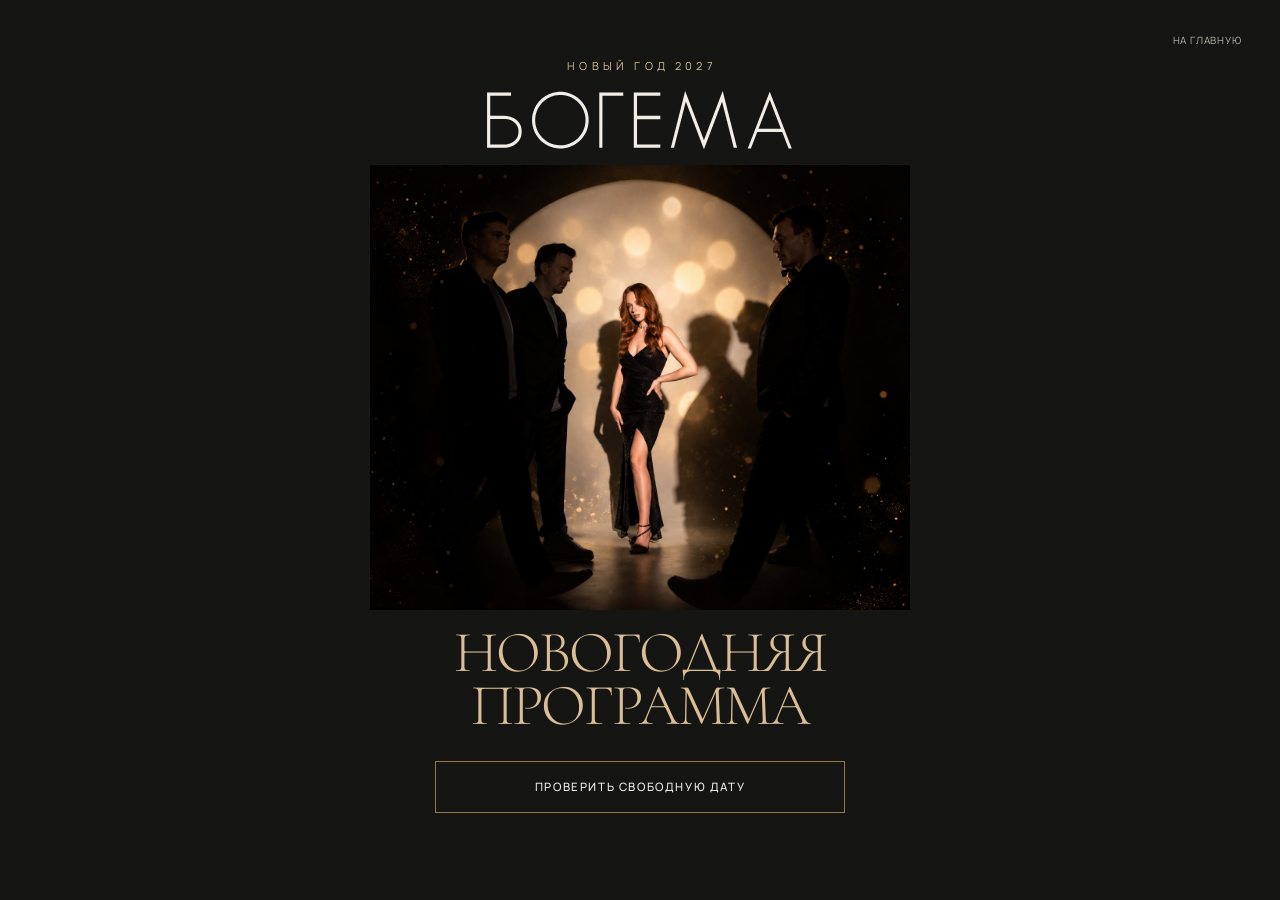
<file: new-year-2027/index.html>
<!doctype html>
<html lang="ru">
<head>
  <meta charset="utf-8">
  <meta name="viewport" content="width=device-width, initial-scale=1">
  <meta name="color-scheme" content="dark">
  <meta name="theme-color" content="#151613">
  <meta name="robots" content="noindex, nofollow">
  <title>Новый год 2027 — БОГЕМА</title>
  <meta name="description" content="Новогодняя программа группы БОГЕМА. Уточните свободную дату у представителя группы.">
  <link rel="preload" href="../assets/fonts/manrope-hero-variable.ttf" as="font" type="font/ttf" crossorigin>
  <link rel="preload" href="assets/fonts/cormorant-garamond-light.woff" as="font" type="font/woff" crossorigin>
  <link rel="icon" href="../assets/favicon.svg" type="image/svg+xml">
  <link rel="stylesheet" href="new-year.css">
</head>
<body class="ny-page">
  <a class="ny-home" href="../">НА ГЛАВНУЮ</a>

  <main class="ny-stage" aria-labelledby="ny-title">
    <div class="ny-scene">
      <header class="ny-heading">
        <p class="ny-season">НОВЫЙ ГОД 2027</p>
        <div class="ny-brand" role="img" aria-label="БОГЕМА">
          <svg viewBox="-1 0 5776 1104" aria-hidden="true" focusable="false">
            <use href="../assets/hero-wordmark.svg#wordmark"/>
          </svg>
        </div>
      </header>

      <figure class="ny-photo">
        <img src="assets/bogema-left-shadows.png" width="1382" height="1138" fetchpriority="high"
          alt="Группа «Богема» на фотосессии: вокалистка в центре и музыканты по краям на фоне светового круга.">
      </figure>
    </div>

    <section class="ny-program" aria-labelledby="ny-title">
      <h1 id="ny-title"><span>НОВОГОДНЯЯ</span> <span>ПРОГРАММА</span></h1>
      <a class="ny-date" href="../#contact"
        aria-describedby="ny-date-description" title="Перейти к контактам группы на главной странице">
        ПРОВЕРИТЬ СВОБОДНУЮ ДАТУ
      </a>
      <p class="ny-sr-only" id="ny-date-description">Свободную дату уточняет представитель группы Алексей. Ссылка ведёт к контактам на главной странице.</p>
    </section>

  </main>
</body>
</html>
</file>
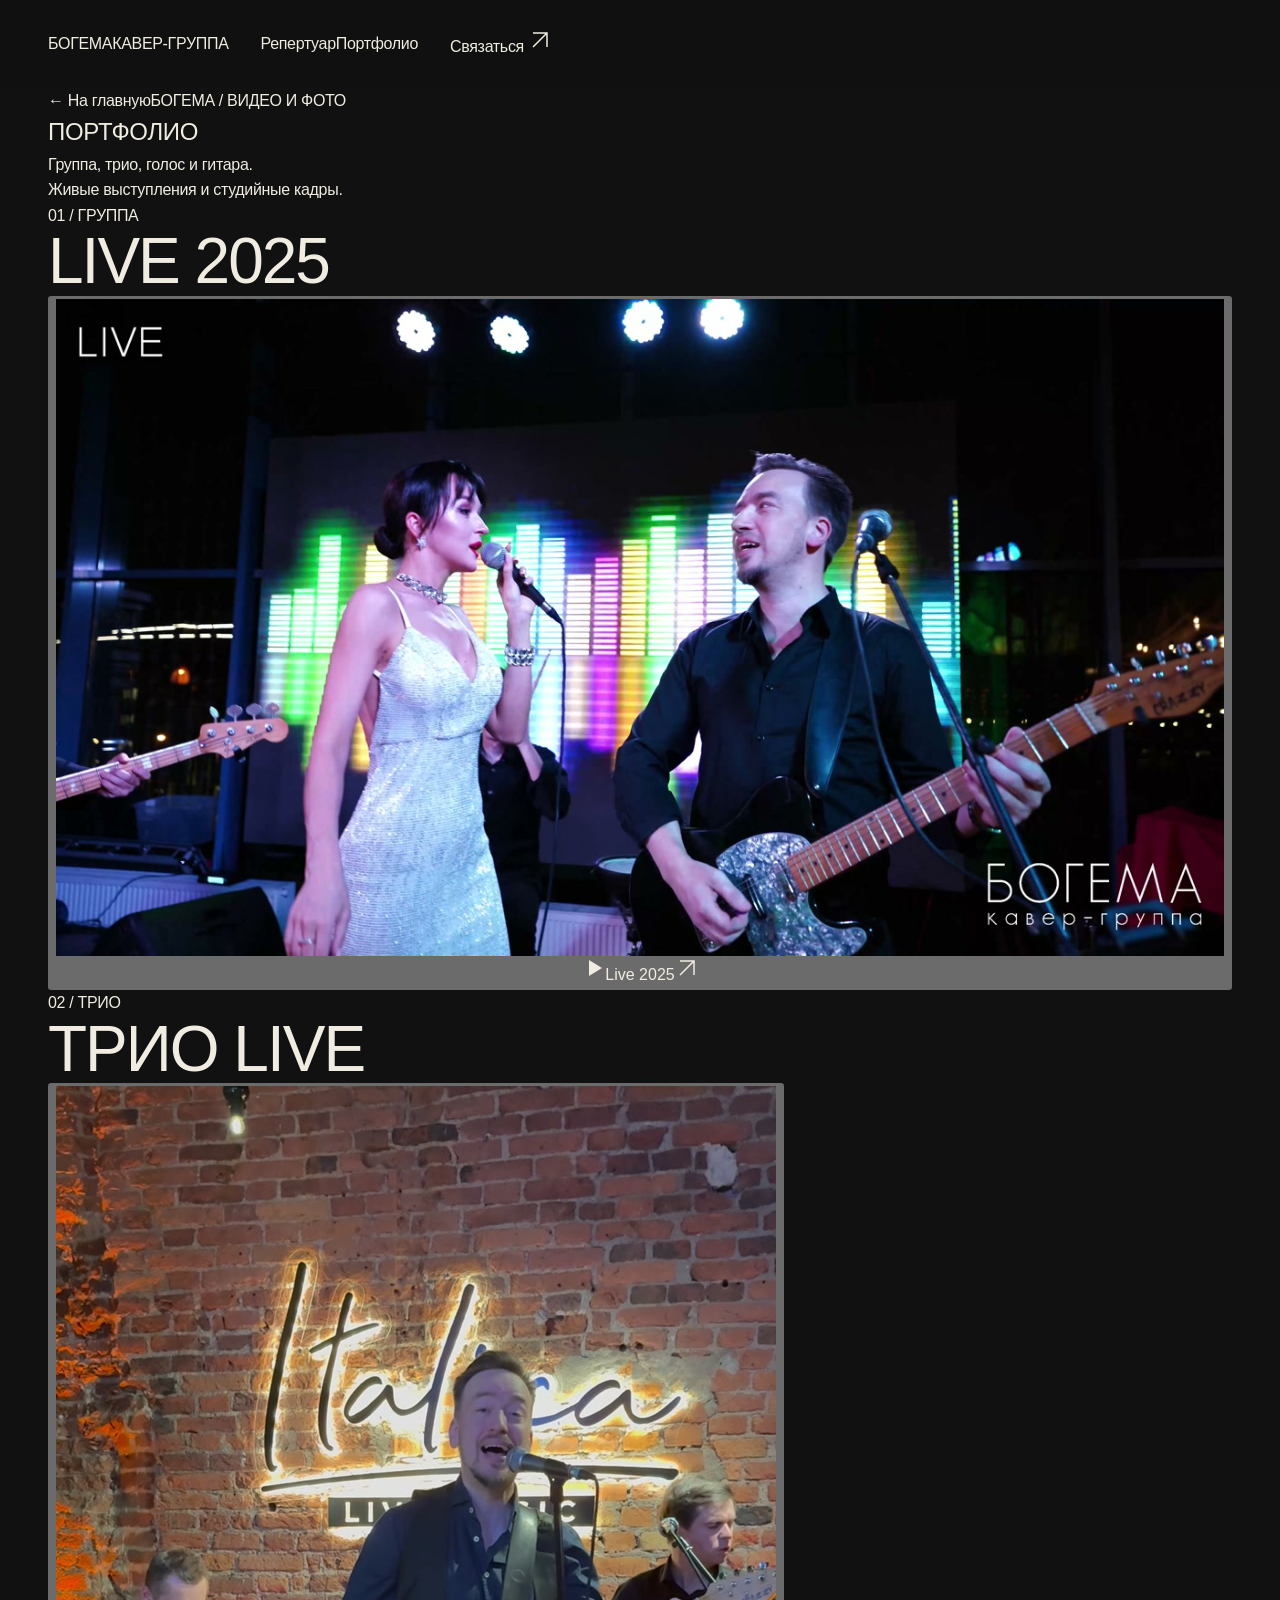
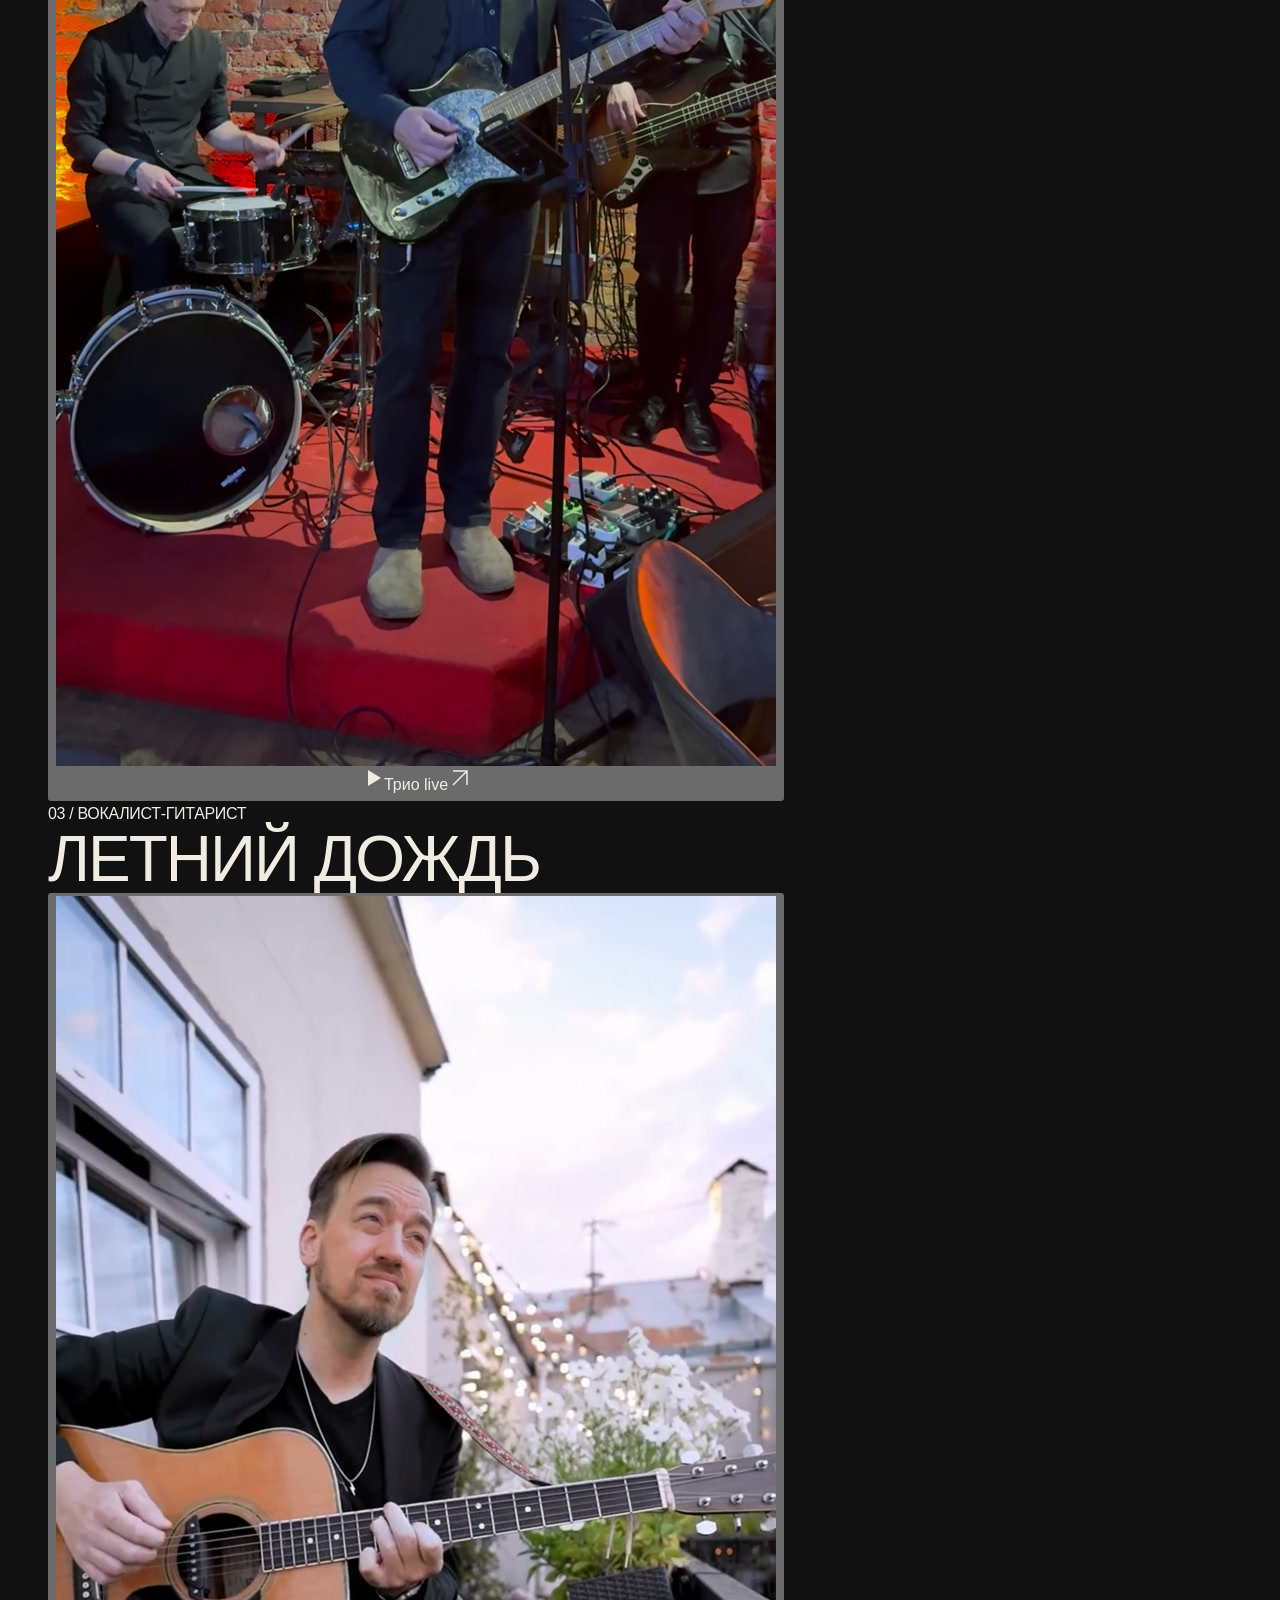
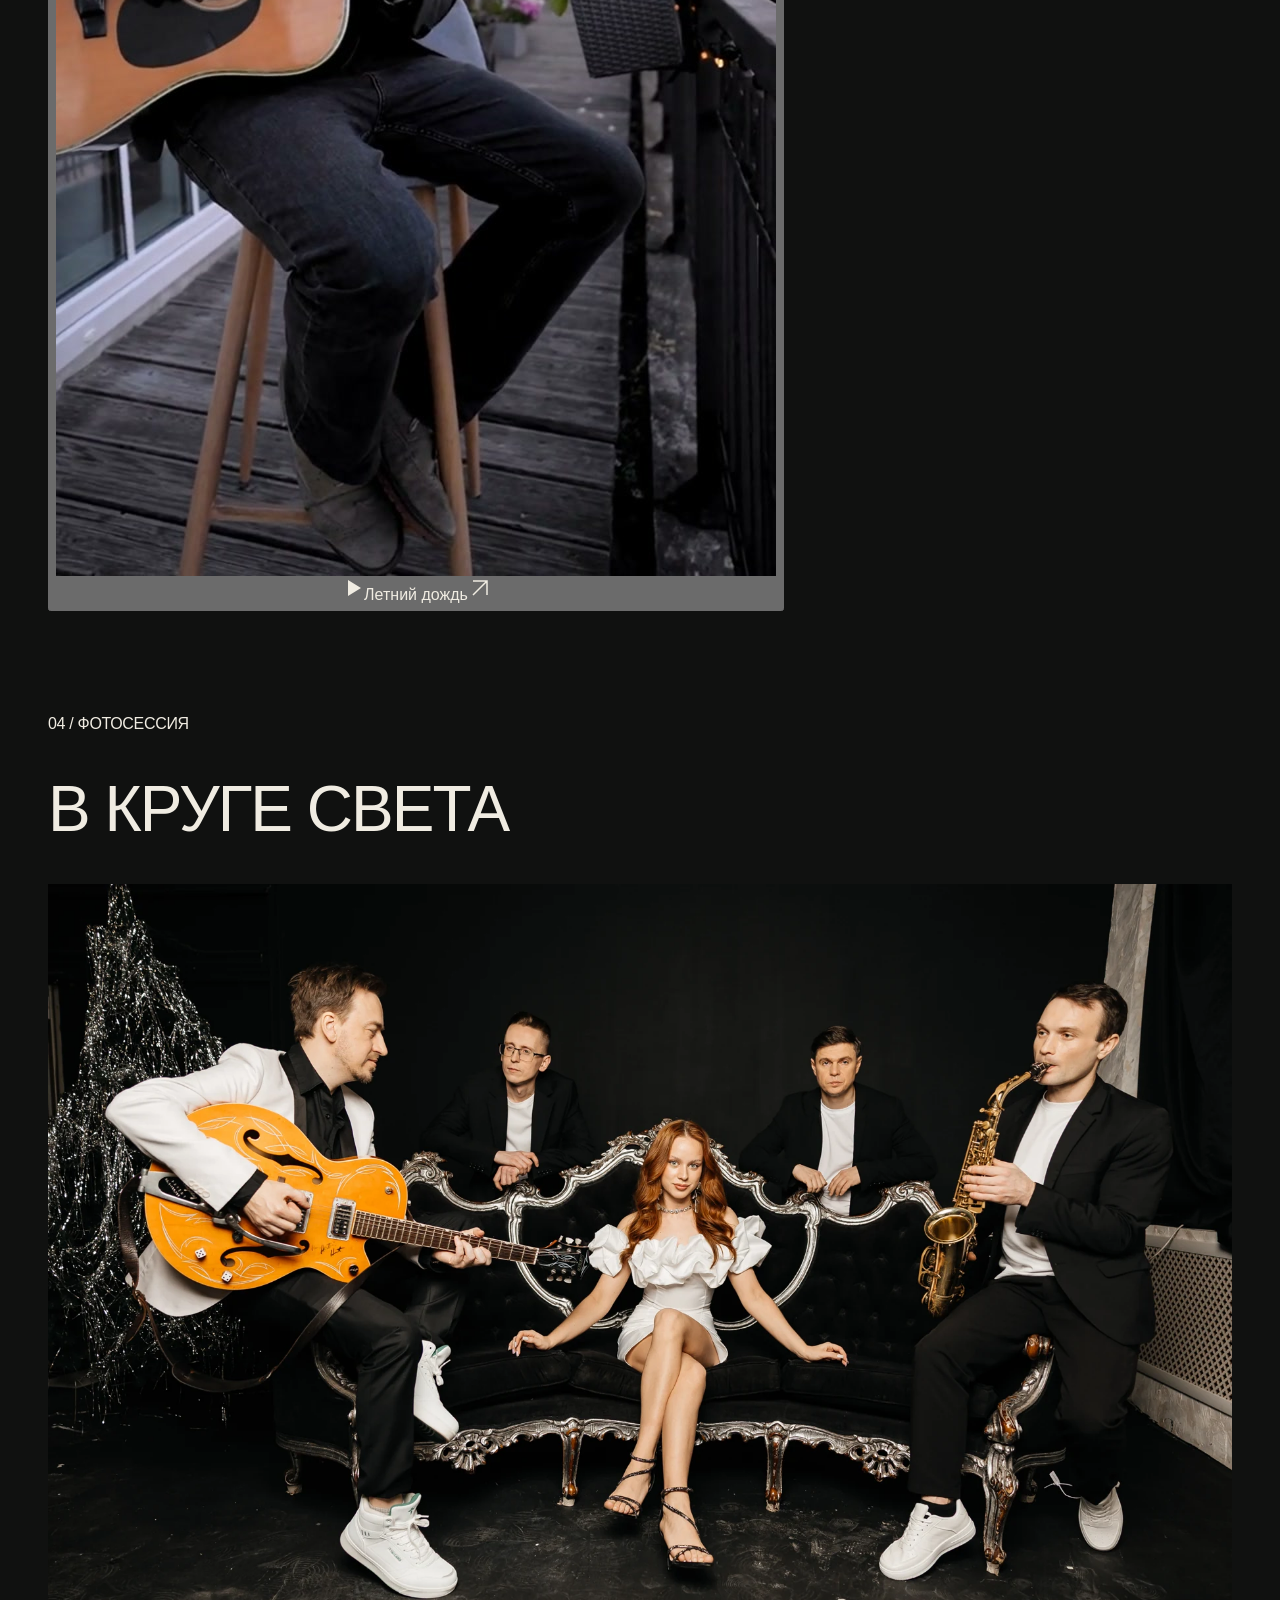
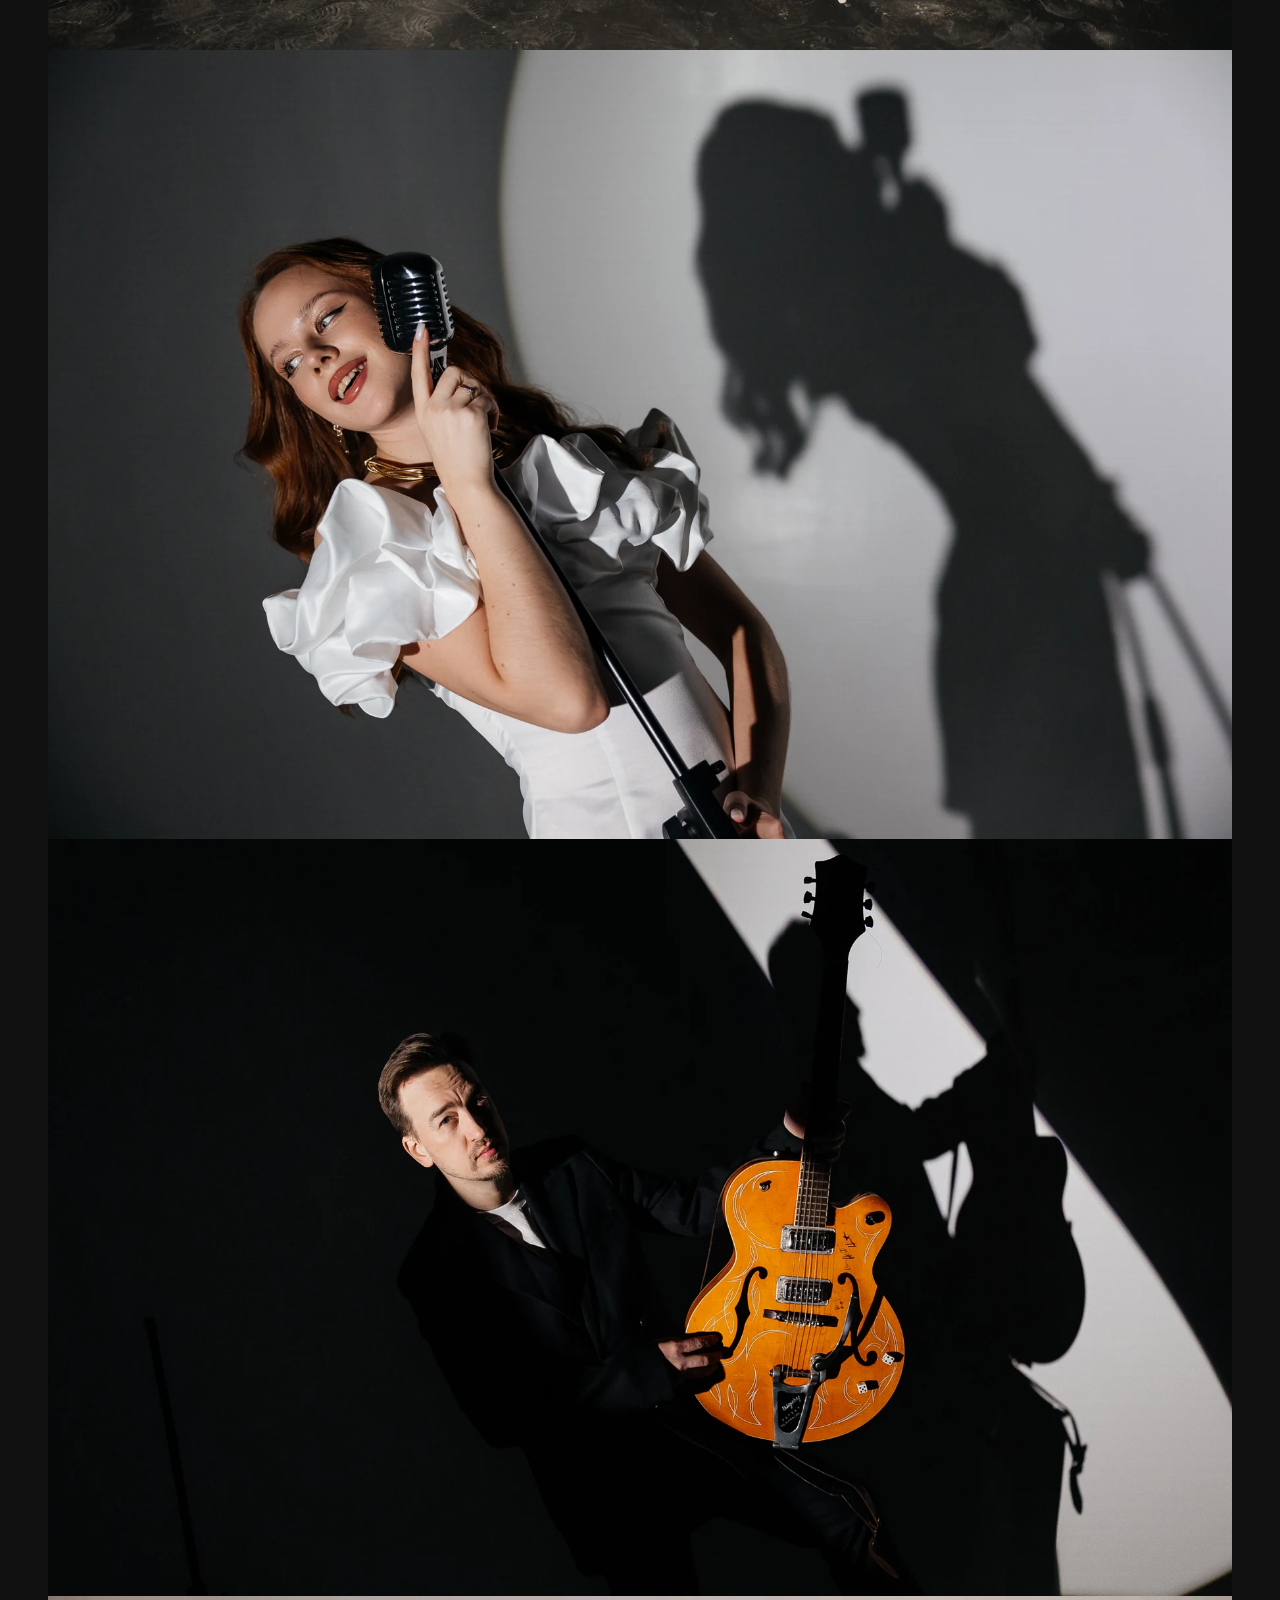
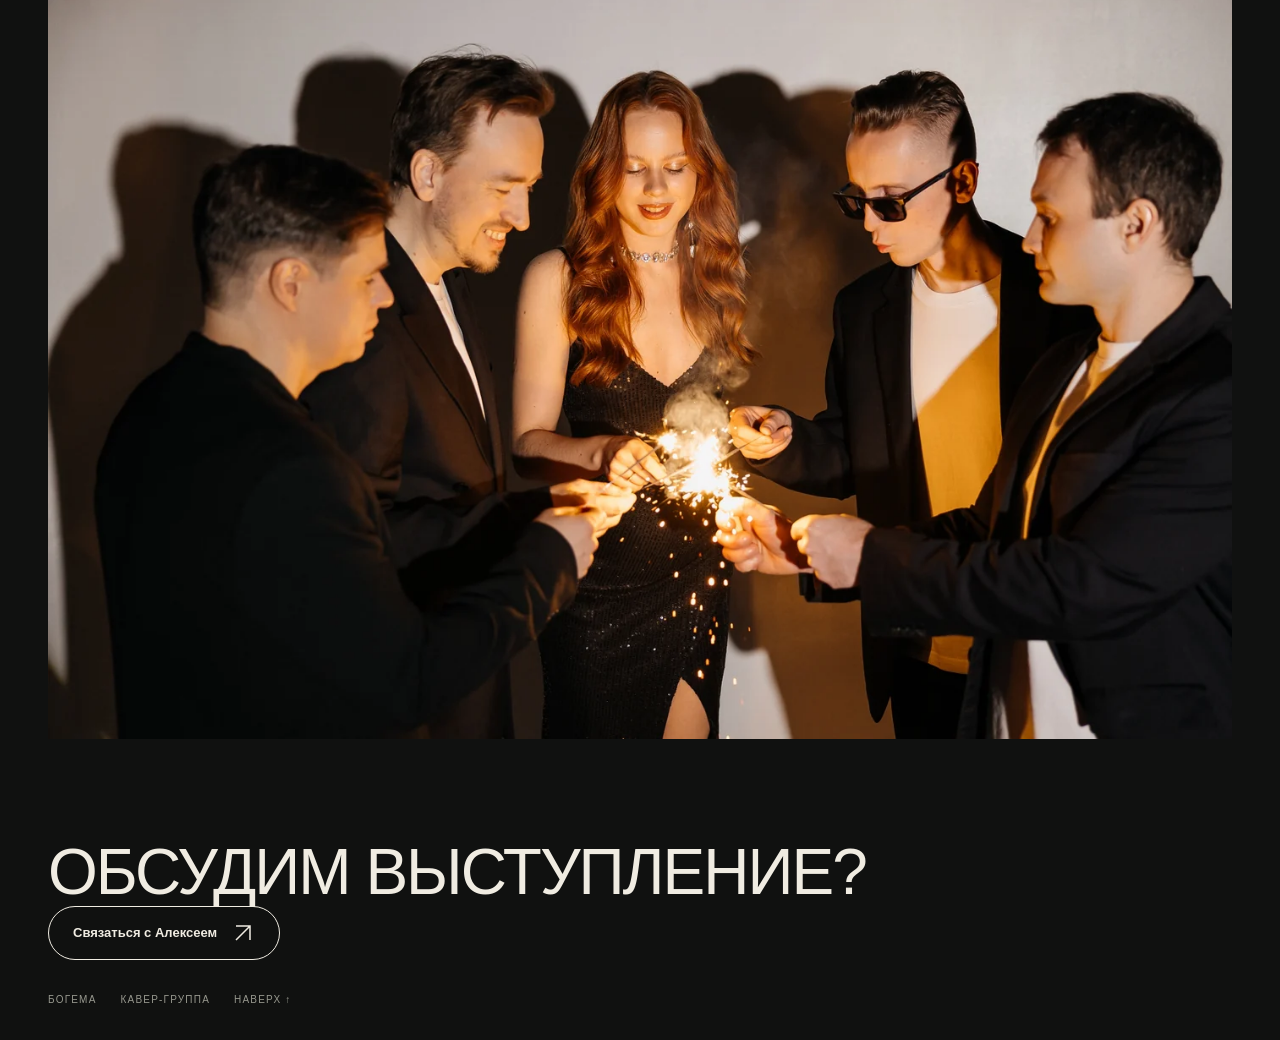
<file: portfolio/index.html>
<!doctype html><html lang="ru"><head><meta charset="utf-8"><meta name="viewport" content="width=device-width,initial-scale=1"><meta name="color-scheme" content="dark"><meta name="robots" content="noindex,nofollow"><meta name="theme-color" content="#111211"><title>Портфолио — БОГЕМА</title><meta name="description" content="Богема — кавер-группа. Стильный саундтрек к вашему празднику."><link rel="icon" href="../assets/favicon.svg" type="image/svg+xml"><link rel="preload" href="../assets/fonts/oswald-bold.ttf" as="font" type="font/ttf" crossorigin><link rel="stylesheet" href="../styles.css"><link rel="stylesheet" href="../player.css"><script src="../player.js" defer></script><script src="../app.js" defer></script><link rel="canonical" href="https://dunshaar.github.io/demo_version_bogem/portfolio/"><meta property="og:type" content="website"><meta property="og:site_name" content="БОГЕМА"><meta property="og:locale" content="ru_RU"><meta property="og:title" content="Портфолио — БОГЕМА"><meta property="og:description" content="Группа, трио, голос и гитара. Живые выступления и студийные кадры."><meta property="og:url" content="https://dunshaar.github.io/demo_version_bogem/portfolio/"><meta property="og:image" content="https://dunshaar.github.io/demo_version_bogem/assets/share-bogema-v2.jpg"><meta property="og:image:secure_url" content="https://dunshaar.github.io/demo_version_bogem/assets/share-bogema-v2.jpg"><meta property="og:image:type" content="image/jpeg"><meta property="og:image:width" content="1200"><meta property="og:image:height" content="630"><meta property="og:image:alt" content="Пять музыкантов группы «Богема» и название группы золотым шрифтом"><meta name="twitter:card" content="summary_large_image"><meta name="twitter:title" content="Портфолио — БОГЕМА"><meta name="twitter:description" content="Группа, трио, голос и гитара. Живые выступления и студийные кадры."><meta name="twitter:image" content="https://dunshaar.github.io/demo_version_bogem/assets/share-bogema-v2.jpg"><meta name="twitter:image:alt" content="Пять музыкантов группы «Богема» и название группы золотым шрифтом"></head><body data-base="../"><a class="skip" href="#main">К содержанию</a><header class="site-header"><a class="wordmark" href="../" aria-label="Богема, главная">БОГЕМА<span>КАВЕР-ГРУППА</span></a><nav aria-label="Главная навигация"><a href="../repertoire/" >Репертуар</a><a href="../portfolio/" aria-current="page">Портфолио</a></nav><a class="header-contact" href="../#contact">Связаться <svg viewBox="0 0 24 24" fill="none" aria-hidden="true"><path d="M5 19 19 5M5 5h14v14" stroke="currentColor" stroke-width="1.5"/></svg></a></header><main id="main" class="portfolio-page"><section class="page-intro wrap"><a class="back-link" href="../">← На главную</a><span class="section-kicker">БОГЕМА / ВИДЕО И ФОТО</span><h1>ПОРТФОЛИО</h1><p>Группа, трио, голос и гитара.<br>Живые выступления и студийные кадры.</p></section><section class="wrap portfolio-live" aria-label="Живые выступления"><article class="portfolio-feature"><div class="portfolio-label"><span>01 / ГРУППА</span><h2>LIVE 2025</h2></div><button type="button" class="video-cover " data-video="live-2025" aria-label="Смотреть Live 2025"><img src="../assets/poster-live-2025.jpg" alt="Богема на большой концертной сцене" loading="lazy"><span class="play-circle"><svg viewBox="0 0 24 24" aria-hidden="true"><path d="m8 4 13 8-13 8Z" fill="currentColor"/></svg></span><span class="cover-caption">Live 2025</span><span class="cover-arrow"><svg viewBox="0 0 24 24" fill="none" aria-hidden="true"><path d="M5 19 19 5M5 5h14v14" stroke="currentColor" stroke-width="1.5"/></svg></span></button></article><div class="portfolio-pair"><article><div class="portfolio-label"><span>02 / ТРИО</span><h2>ТРИО LIVE</h2></div><button type="button" class="video-cover portrait-video" data-video="trio-live" aria-label="Смотреть Трио live"><img src="../assets/poster-trio-live.jpg" alt="Живое выступление трио Богемы" loading="lazy"><span class="play-circle"><svg viewBox="0 0 24 24" aria-hidden="true"><path d="m8 4 13 8-13 8Z" fill="currentColor"/></svg></span><span class="cover-caption">Трио live</span><span class="cover-arrow"><svg viewBox="0 0 24 24" fill="none" aria-hidden="true"><path d="M5 19 19 5M5 5h14v14" stroke="currentColor" stroke-width="1.5"/></svg></span></button></article><article><div class="portfolio-label"><span>03 / ВОКАЛИСТ-ГИТАРИСТ</span><h2>ЛЕТНИЙ ДОЖДЬ</h2></div><button type="button" class="video-cover portrait-video" data-video="summer-rain" aria-label="Смотреть Летний дождь"><img src="../assets/poster-summer-rain.jpg" alt="Вокалист Богемы играет на акустической гитаре" loading="lazy"><span class="play-circle"><svg viewBox="0 0 24 24" aria-hidden="true"><path d="m8 4 13 8-13 8Z" fill="currentColor"/></svg></span><span class="cover-caption">Летний дождь</span><span class="cover-arrow"><svg viewBox="0 0 24 24" fill="none" aria-hidden="true"><path d="M5 19 19 5M5 5h14v14" stroke="currentColor" stroke-width="1.5"/></svg></span></button></article></div></section><section class="studio-section section wrap"><div class="section-heading"><span class="section-kicker">04 / ФОТОСЕССИЯ</span><h2>В КРУГЕ СВЕТА</h2></div><div class="studio-grid"><figure class="studio-wide"><img src="../assets/studio-group.webp" alt="Музыканты Богемы с гитарой и саксофоном" loading="lazy"></figure><figure><img src="../assets/studio-vocal.webp" alt="Вокалистка Богемы на студийной фотосессии" loading="lazy"></figure><figure><img src="../assets/studio-guitar.webp" alt="Алексей Слобухо с оранжевой гитарой" loading="lazy"></figure><figure class="studio-wide"><img src="../assets/celebration.webp" alt="Музыканты Богемы с бенгальскими огнями" loading="lazy"></figure></div></section><aside class="subpage-contact wrap"><h2>ОБСУДИМ ВЫСТУПЛЕНИЕ?</h2><a class="button button-gold" href="../#contact">Связаться с Алексеем <svg viewBox="0 0 24 24" fill="none" aria-hidden="true"><path d="M5 19 19 5M5 5h14v14" stroke="currentColor" stroke-width="1.5"/></svg></a></aside></main><footer class="site-footer wrap"><a href="../" class="wordmark">БОГЕМА</a><span>КАВЕР-ГРУППА</span><a href="#main">Наверх ↑</a></footer><dialog id="video-dialog" class="video-dialog" aria-labelledby="video-title"><div class="modal-head"><h2 id="video-title">Промо</h2><button class="close-button" type="button" data-close aria-label="Закрыть видео"><svg viewBox="0 0 24 24" fill="none" aria-hidden="true"><path d="m6 6 12 12M18 6 6 18" stroke="currentColor" stroke-width="1.5"/></svg></button></div><div class="bp-player"><video controls controlslist="nodownload noplaybackrate noremoteplayback" disablepictureinpicture disableremoteplayback playsinline preload="none"></video>
<div class="bp-controls" hidden>
<input class="bp-seek" type="range" min="0" max="1" value="0" step="0.1" disabled aria-label="Перемотка видео">
<div class="bp-bottom">
<button class="bp-play" type="button" aria-label="Воспроизвести" title="Воспроизвести"><svg class="bp-icon-play" viewBox="0 0 24 24" aria-hidden="true"><path d="m7 4 14 8-14 8Z" fill="currentColor"/></svg><svg class="bp-icon-pause" viewBox="0 0 24 24" aria-hidden="true" hidden><path d="M7 5v14M17 5v14" stroke="currentColor" stroke-width="4"/></svg></button>
<span class="bp-time">0:00 / 0:00</span><span class="bp-spacer"></span>
<button class="bp-mute" type="button" aria-label="Выключить звук" aria-pressed="false" title="Выключить звук"><svg class="bp-icon-sound" viewBox="0 0 24 24" fill="none" aria-hidden="true"><path d="m11 4-6 5H2v6h3l6 5V4ZM15 8a6 6 0 0 1 0 8m3-12a11 11 0 0 1 0 16" stroke="currentColor" stroke-width="1.7" stroke-linejoin="round"/></svg><svg class="bp-icon-muted" viewBox="0 0 24 24" fill="none" aria-hidden="true" hidden><path d="m11 4-6 5H2v6h3l6 5V4Zm5 5 6 6m0-6-6 6" stroke="currentColor" stroke-width="1.7" stroke-linejoin="round"/></svg></button>
<input class="bp-volume" type="range" min="0" max="1" value="1" step="0.05" aria-label="Громкость">
<button class="bp-fullscreen" type="button" aria-label="На весь экран" title="На весь экран"><svg viewBox="0 0 24 24" fill="none" aria-hidden="true"><path d="M9 3H3v6m12-6h6v6M3 15v6h6m12-6v6h-6" stroke="currentColor" stroke-width="1.8"/></svg></button>
</div><p class="bp-status" role="status" aria-live="polite"></p></div></div><p class="video-error" id="video-error" role="status" hidden>Видео не загрузилось. Попробуйте открыть его ещё раз.</p></dialog>
</body></html>
</file>
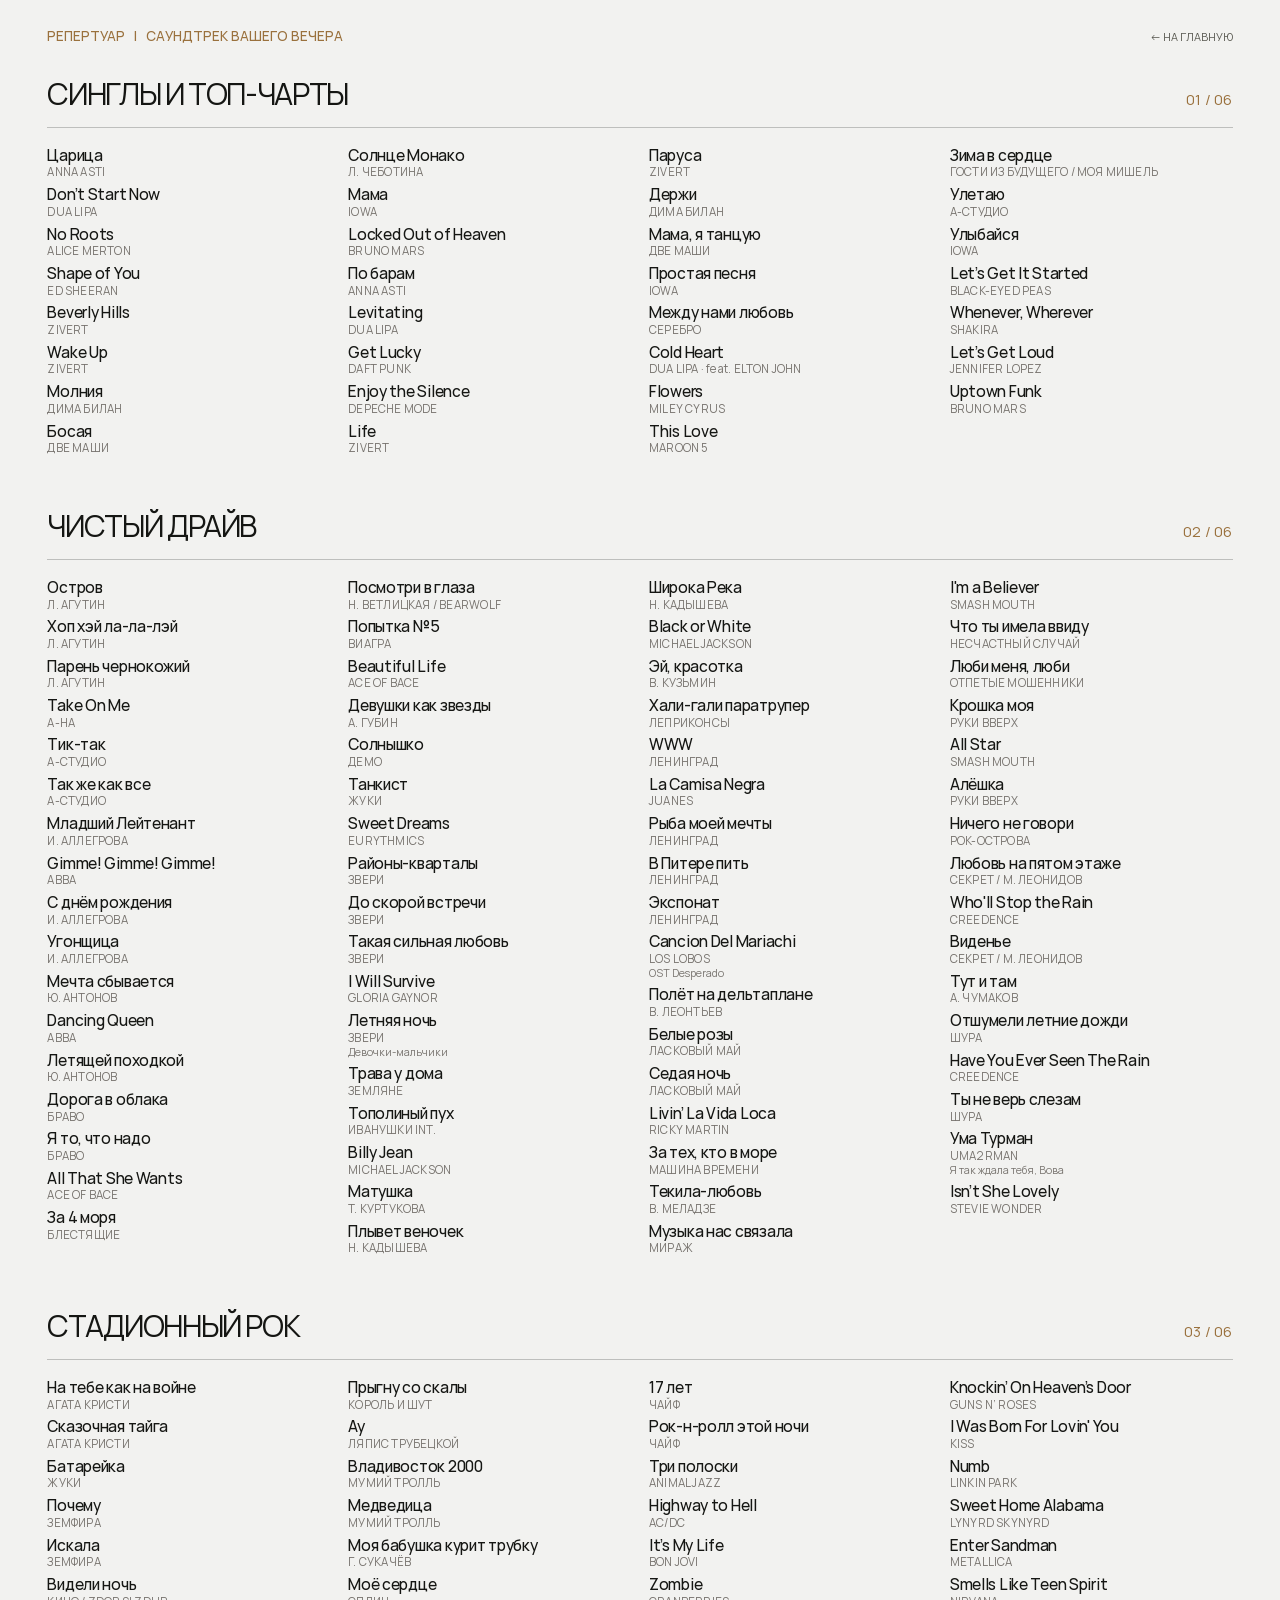
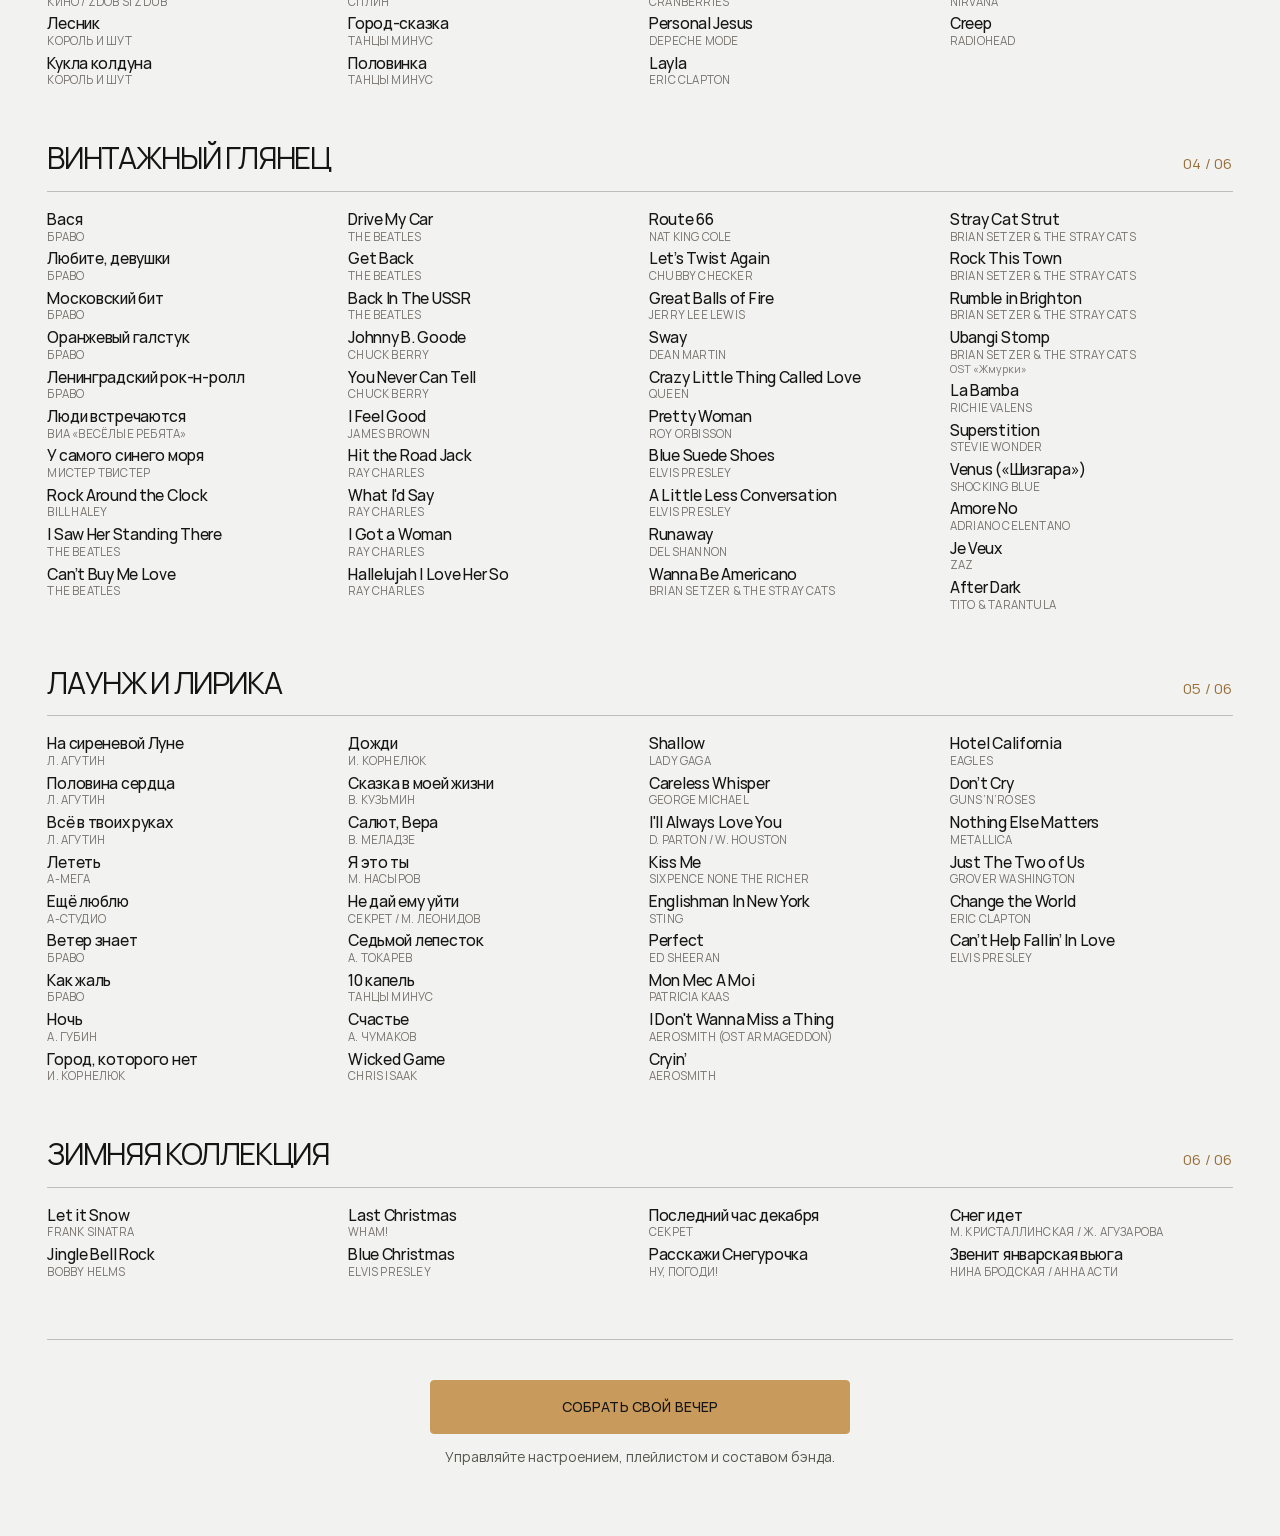
<file: repertoire/index.html>
<!doctype html>
<html lang="ru">
<head>
  <meta charset="utf-8">
  <meta name="viewport" content="width=device-width, initial-scale=1">
  <meta name="color-scheme" content="light">
  <meta name="theme-color" content="#F2F2F0">
  <meta name="robots" content="noindex, nofollow">
  <meta name="description" content="Репертуар кавер-группы Богема: 210 песен в шести музыкальных разделах. Саундтрек вашего вечера.">
  <title>Репертуар Богемы</title>
  <link rel="canonical" href="https://dunshaar.github.io/demo_version_bogem/repertoire/">
  <meta property="og:type" content="website">
  <meta property="og:site_name" content="Богема">
  <meta property="og:locale" content="ru_RU">
  <meta property="og:title" content="Репертуар Богемы">
  <meta property="og:description" content="Репертуар кавер-группы Богема: 210 песен в шести музыкальных разделах. Саундтрек вашего вечера.">
  <meta property="og:url" content="https://dunshaar.github.io/demo_version_bogem/repertoire/">
  <meta property="og:image" content="https://dunshaar.github.io/demo_version_bogem/assets/share-bogema-v1.jpg">
  <meta property="og:image:secure_url" content="https://dunshaar.github.io/demo_version_bogem/assets/share-bogema-v1.jpg">
  <meta property="og:image:type" content="image/jpeg">
  <meta property="og:image:width" content="1200">
  <meta property="og:image:height" content="630">
  <meta property="og:image:alt" content="Пять музыкантов кавер-группы Богема и логотип группы">
  <meta name="twitter:card" content="summary_large_image">
  <meta name="twitter:title" content="Репертуар Богемы">
  <meta name="twitter:description" content="Репертуар кавер-группы Богема: 210 песен в шести музыкальных разделах. Саундтрек вашего вечера.">
  <meta name="twitter:image" content="https://dunshaar.github.io/demo_version_bogem/assets/share-bogema-v1.jpg">
  <meta name="twitter:image:alt" content="Пять музыкантов кавер-группы Богема и логотип группы">
  <link rel="icon" href="../assets/favicon.svg" type="image/svg+xml">
  <link rel="stylesheet" href="../assets/fonts/fonts.css">
  <link rel="stylesheet" href="repertoire.css?v=20261022-contact-link">
</head>
<body>
  <main class="rep-shell">
    <header aria-label="Навигация" class="rep-navigation"><div class="rep-identity"><h1>РЕПЕРТУАР</h1><span aria-hidden="true" class="rep-divider">|</span><p>САУНДТРЕК ВАШЕГО ВЕЧЕРА</p></div><a href="../">← НА ГЛАВНУЮ</a></header>
<section class="rep-section" id="section-01" data-section="01" aria-labelledby="section-heading-01">
  <header class="rep-section-head"><h2 id="section-heading-01">СИНГЛЫ И ТОП-ЧАРТЫ</h2><span class="rep-section-index">01 / 06</span></header>
  <div class="rep-rule" aria-hidden="true"></div>
  <ol class="rep-songs" aria-label="СИНГЛЫ И ТОП-ЧАРТЫ — 31 песен"><li class="rep-song" data-song-id="all-song-012">
<span class="rep-song-title">Царица</span><span class="rep-song-artist">ANNA ASTI</span></li>
<li class="rep-song" data-song-id="all-song-120">
<span class="rep-song-title">Don’t Start Now</span><span class="rep-song-artist">DUA LIPA</span></li>
<li class="rep-song" data-song-id="all-song-123">
<span class="rep-song-title">No Roots</span><span class="rep-song-artist">ALICE MERTON</span></li>
<li class="rep-song" data-song-id="all-song-146">
<span class="rep-song-title">Shape of You</span><span class="rep-song-artist">ED SHEERAN</span></li>
<li class="rep-song" data-song-id="all-song-052">
<span class="rep-song-title">Beverly Hills</span><span class="rep-song-artist">ZIVERT</span></li>
<li class="rep-song" data-song-id="all-song-054">
<span class="rep-song-title">Wake Up</span><span class="rep-song-artist">ZIVERT</span></li>
<li class="rep-song" data-song-id="all-song-030">
<span class="rep-song-title">Молния</span><span class="rep-song-artist">ДИМА БИЛАН</span></li>
<li class="rep-song" data-song-id="all-song-040">
<span class="rep-song-title">Босая</span><span class="rep-song-artist">ДВЕ МАШИ</span></li>
<li class="rep-song" data-song-id="all-song-100">
<span class="rep-song-title">Солнце Монако</span><span class="rep-song-artist">Л. ЧЕБОТИНА</span></li>
<li class="rep-song" data-song-id="all-song-110">
<span class="rep-song-title">Мама</span><span class="rep-song-artist">IOWA</span></li>
<li class="rep-song" data-song-id="all-song-133">
<span class="rep-song-title">Locked Out of Heaven</span><span class="rep-song-artist">BRUNO MARS</span></li>
<li class="rep-song" data-song-id="all-song-013">
<span class="rep-song-title">По барам</span><span class="rep-song-artist">ANNA ASTI</span></li>
<li class="rep-song" data-song-id="all-song-121">
<span class="rep-song-title">Levitating</span><span class="rep-song-artist">DUA LIPA</span></li>
<li class="rep-song" data-song-id="all-song-124">
<span class="rep-song-title">Get Lucky</span><span class="rep-song-artist">DAFT PUNK</span></li>
<li class="rep-song" data-song-id="all-song-158">
<span class="rep-song-title">Enjoy the Silence</span><span class="rep-song-artist">DEPECHE MODE</span></li>
<li class="rep-song" data-song-id="all-song-053">
<span class="rep-song-title">Life</span><span class="rep-song-artist">ZIVERT</span></li>
<li class="rep-song" data-song-id="all-song-055">
<span class="rep-song-title">Паруса</span><span class="rep-song-artist">ZIVERT</span></li>
<li class="rep-song" data-song-id="all-song-031">
<span class="rep-song-title">Держи</span><span class="rep-song-artist">ДИМА БИЛАН</span></li>
<li class="rep-song" data-song-id="all-song-041">
<span class="rep-song-title">Мама, я танцую</span><span class="rep-song-artist">ДВЕ МАШИ</span></li>
<li class="rep-song" data-song-id="all-song-108">
<span class="rep-song-title">Простая песня</span><span class="rep-song-artist">IOWA</span></li>
<li class="rep-song" data-song-id="all-song-093">
<span class="rep-song-title">Между нами любовь</span><span class="rep-song-artist">СЕРЕБРО</span></li>
<li class="rep-song" data-song-id="all-song-119" data-canonical-title="Cold Heart (feat. Elton John)" aria-label="Cold Heart (feat. Elton John) — DUA LIPA">
<span class="rep-song-title">Cold Heart</span><span class="rep-song-artist">DUA LIPA · feat. ELTON JOHN</span></li>
<li class="rep-song" data-song-id="all-song-118">
<span class="rep-song-title">Flowers</span><span class="rep-song-artist">MILEY CYRUS</span></li>
<li class="rep-song" data-song-id="all-song-137">
<span class="rep-song-title">This Love</span><span class="rep-song-artist">MAROON 5</span></li>
<li class="rep-song" data-song-id="all-song-039">
<span class="rep-song-title">Зима в сердце</span><span class="rep-song-artist">ГОСТИ ИЗ БУДУЩЕГО / МОЯ МИШЕЛЬ</span></li>
<li class="rep-song" data-song-id="all-song-011">
<span class="rep-song-title">Улетаю</span><span class="rep-song-artist">А-СТУДИО</span></li>
<li class="rep-song" data-song-id="all-song-109">
<span class="rep-song-title">Улыбайся</span><span class="rep-song-artist">IOWA</span></li>
<li class="rep-song" data-song-id="all-song-117">
<span class="rep-song-title">Let’s Get It Started</span><span class="rep-song-artist">BLACK-EYED PEAS</span></li>
<li class="rep-song" data-song-id="all-song-143">
<span class="rep-song-title">Whenever, Wherever</span><span class="rep-song-artist">SHAKIRA</span></li>
<li class="rep-song" data-song-id="all-song-130">
<span class="rep-song-title">Let’s Get Loud</span><span class="rep-song-artist">JENNIFER LOPEZ</span></li>
<li class="rep-song" data-song-id="all-song-134">
<span class="rep-song-title">Uptown Funk</span><span class="rep-song-artist">BRUNO MARS</span></li></ol>
</section>
<section class="rep-section" id="section-02" data-section="02" aria-labelledby="section-heading-02">
  <header class="rep-section-head"><h2 id="section-heading-02">ЧИСТЫЙ ДРАЙВ</h2><span class="rep-section-index">02 / 06</span></header>
  <div class="rep-rule" aria-hidden="true"></div>
  <ol class="rep-songs" aria-label="ЧИСТЫЙ ДРАЙВ — 67 песен"><li class="rep-song" data-song-id="all-song-001">
<span class="rep-song-title">Остров</span><span class="rep-song-artist">Л. АГУТИН</span></li>
<li class="rep-song" data-song-id="all-song-002">
<span class="rep-song-title">Хоп хэй ла-ла-лэй</span><span class="rep-song-artist">Л. АГУТИН</span></li>
<li class="rep-song" data-song-id="all-song-005">
<span class="rep-song-title">Парень чернокожий</span><span class="rep-song-artist">Л. АГУТИН</span></li>
<li class="rep-song" data-song-id="all-song-112">
<span class="rep-song-title">Take On Me</span><span class="rep-song-artist">A-HA</span></li>
<li class="rep-song" data-song-id="all-song-008">
<span class="rep-song-title">Тик-так</span><span class="rep-song-artist">А-СТУДИО</span></li>
<li class="rep-song" data-song-id="all-song-010">
<span class="rep-song-title">Так же как все</span><span class="rep-song-artist">А-СТУДИО</span></li>
<li class="rep-song" data-song-id="all-song-016">
<span class="rep-song-title">Младший Лейтенант</span><span class="rep-song-artist">И. АЛЛЕГРОВА</span></li>
<li class="rep-song" data-song-id="all-song-113">
<span class="rep-song-title">Gimme! Gimme! Gimme!</span><span class="rep-song-artist">ABBA</span></li>
<li class="rep-song" data-song-id="all-song-017">
<span class="rep-song-title">С днём рождения</span><span class="rep-song-artist">И. АЛЛЕГРОВА</span></li>
<li class="rep-song" data-song-id="all-song-018">
<span class="rep-song-title">Угонщица</span><span class="rep-song-artist">И. АЛЛЕГРОВА</span></li>
<li class="rep-song" data-song-id="all-song-019">
<span class="rep-song-title">Мечта сбывается</span><span class="rep-song-artist">Ю. АНТОНОВ</span></li>
<li class="rep-song" data-song-id="all-song-114">
<span class="rep-song-title">Dancing Queen</span><span class="rep-song-artist">ABBA</span></li>
<li class="rep-song" data-song-id="all-song-020" data-canonical-title="Я вспоминаю (Летящей походкой)" aria-label="Я вспоминаю (Летящей походкой) — Ю. АНТОНОВ">
<span class="rep-song-title">Летящей походкой</span><span class="rep-song-artist">Ю. АНТОНОВ</span></li>
<li class="rep-song" data-song-id="all-song-022">
<span class="rep-song-title">Дорога в облака</span><span class="rep-song-artist">БРАВО</span></li>
<li class="rep-song" data-song-id="all-song-028">
<span class="rep-song-title">Я то, что надо</span><span class="rep-song-artist">БРАВО</span></li>
<li class="rep-song" data-song-id="all-song-115">
<span class="rep-song-title">All That She Wants</span><span class="rep-song-artist">ACE OF BACE</span></li>
<li class="rep-song" data-song-id="all-song-033">
<span class="rep-song-title">За 4 моря</span><span class="rep-song-artist">БЛЕСТЯЩИЕ</span></li>
<li class="rep-song" data-song-id="all-song-034">
<span class="rep-song-title">Посмотри в глаза</span><span class="rep-song-artist">Н. ВЕТЛИЦКАЯ / BEARWOLF</span></li>
<li class="rep-song" data-song-id="all-song-035">
<span class="rep-song-title">Попытка №5</span><span class="rep-song-artist">ВИАГРА</span></li>
<li class="rep-song" data-song-id="all-song-116">
<span class="rep-song-title">Beautiful Life</span><span class="rep-song-artist">ACE OF BACE</span></li>
<li class="rep-song" data-song-id="all-song-038">
<span class="rep-song-title">Девушки как звезды</span><span class="rep-song-artist">А. ГУБИН</span></li>
<li class="rep-song" data-song-id="all-song-042">
<span class="rep-song-title">Солнышко</span><span class="rep-song-artist">ДЕМО</span></li>
<li class="rep-song" data-song-id="all-song-044">
<span class="rep-song-title">Танкист</span><span class="rep-song-artist">ЖУКИ</span></li>
<li class="rep-song" data-song-id="all-song-122">
<span class="rep-song-title">Sweet Dreams</span><span class="rep-song-artist">EURYTHMICS</span></li>
<li class="rep-song" data-song-id="all-song-045">
<span class="rep-song-title">Районы-кварталы</span><span class="rep-song-artist">ЗВЕРИ</span></li>
<li class="rep-song" data-song-id="all-song-046">
<span class="rep-song-title">До скорой встречи</span><span class="rep-song-artist">ЗВЕРИ</span></li>
<li class="rep-song" data-song-id="all-song-047">
<span class="rep-song-title">Такая сильная любовь</span><span class="rep-song-artist">ЗВЕРИ</span></li>
<li class="rep-song" data-song-id="all-song-125">
<span class="rep-song-title">I Will Survive</span><span class="rep-song-artist">GLORIA GAYNOR</span></li>
<li class="rep-song" data-song-id="all-song-048" data-canonical-title="Летняя ночь (Девочки-мальчики)" aria-label="Летняя ночь (Девочки-мальчики) — ЗВЕРИ">
<span class="rep-song-title">Летняя ночь</span><span class="rep-song-artist">ЗВЕРИ</span><span class="rep-song-note">Девочки-мальчики</span></li>
<li class="rep-song" data-song-id="all-song-049">
<span class="rep-song-title">Трава у дома</span><span class="rep-song-artist">ЗЕМЛЯНЕ</span></li>
<li class="rep-song" data-song-id="all-song-056">
<span class="rep-song-title">Тополиный пух</span><span class="rep-song-artist">ИВАНУШКИ INT.</span></li>
<li class="rep-song" data-song-id="all-song-127">
<span class="rep-song-title">Billy Jean</span><span class="rep-song-artist">MICHAEL JACKSON</span></li>
<li class="rep-song" data-song-id="all-song-061">
<span class="rep-song-title">Матушка</span><span class="rep-song-artist">Т. КУРТУКОВА</span></li>
<li class="rep-song" data-song-id="all-song-062">
<span class="rep-song-title">Плывет веночек</span><span class="rep-song-artist">Н. КАДЫШЕВА</span></li>
<li class="rep-song" data-song-id="all-song-063">
<span class="rep-song-title">Широка Река</span><span class="rep-song-artist">Н. КАДЫШЕВА</span></li>
<li class="rep-song" data-song-id="all-song-128">
<span class="rep-song-title">Black or White</span><span class="rep-song-artist">MICHAEL JACKSON</span></li>
<li class="rep-song" data-song-id="all-song-066">
<span class="rep-song-title">Эй, красотка</span><span class="rep-song-artist">В. КУЗЬМИН</span></li>
<li class="rep-song" data-song-id="all-song-068">
<span class="rep-song-title">Хали-гали паратрупер</span><span class="rep-song-artist">ЛЕПРИКОНСЫ</span></li>
<li class="rep-song" data-song-id="all-song-070">
<span class="rep-song-title">WWW</span><span class="rep-song-artist">ЛЕНИНГРАД</span></li>
<li class="rep-song" data-song-id="all-song-129">
<span class="rep-song-title">La Camisa Negra</span><span class="rep-song-artist">JUANES</span></li>
<li class="rep-song" data-song-id="all-song-071">
<span class="rep-song-title">Рыба моей мечты</span><span class="rep-song-artist">ЛЕНИНГРАД</span></li>
<li class="rep-song" data-song-id="all-song-072">
<span class="rep-song-title">В Питере пить</span><span class="rep-song-artist">ЛЕНИНГРАД</span></li>
<li class="rep-song" data-song-id="all-song-073">
<span class="rep-song-title">Экспонат</span><span class="rep-song-artist">ЛЕНИНГРАД</span></li>
<li class="rep-song" data-song-id="all-song-132" data-canonical-title="Cancion Del Mariachi (OST Desperado)" aria-label="Cancion Del Mariachi (OST Desperado) — LOS LOBOS">
<span class="rep-song-title">Cancion Del Mariachi</span><span class="rep-song-artist">LOS LOBOS</span><span class="rep-song-note">OST Desperado</span></li>
<li class="rep-song" data-song-id="all-song-074">
<span class="rep-song-title">Полёт на дельтаплане</span><span class="rep-song-artist">В. ЛЕОНТЬЕВ</span></li>
<li class="rep-song" data-song-id="all-song-075">
<span class="rep-song-title">Белые розы</span><span class="rep-song-artist">ЛАСКОВЫЙ МАЙ</span></li>
<li class="rep-song" data-song-id="all-song-076">
<span class="rep-song-title">Седая ночь</span><span class="rep-song-artist">ЛАСКОВЫЙ МАЙ</span></li>
<li class="rep-song" data-song-id="all-song-136">
<span class="rep-song-title">Livin’ La Vida Loca</span><span class="rep-song-artist">RICKY MARTIN</span></li>
<li class="rep-song" data-song-id="all-song-077">
<span class="rep-song-title">За тех, кто в море</span><span class="rep-song-artist">МАШИНА ВРЕМЕНИ</span></li>
<li class="rep-song" data-song-id="all-song-078">
<span class="rep-song-title">Текила-любовь</span><span class="rep-song-artist">В. МЕЛАДЗЕ</span></li>
<li class="rep-song" data-song-id="all-song-083">
<span class="rep-song-title">Музыка нас связала</span><span class="rep-song-artist">МИРАЖ</span></li>
<li class="rep-song" data-song-id="all-song-141">
<span class="rep-song-title">I&#x27;m a Believer</span><span class="rep-song-artist">SMASH MOUTH</span></li>
<li class="rep-song" data-song-id="all-song-085">
<span class="rep-song-title">Что ты имела ввиду</span><span class="rep-song-artist">НЕСЧАСТНЫЙ СЛУЧАЙ</span></li>
<li class="rep-song" data-song-id="all-song-086">
<span class="rep-song-title">Люби меня, люби</span><span class="rep-song-artist">ОТПЕТЫЕ МОШЕННИКИ</span></li>
<li class="rep-song" data-song-id="all-song-087">
<span class="rep-song-title">Крошка моя</span><span class="rep-song-artist">РУКИ ВВЕРХ</span></li>
<li class="rep-song" data-song-id="all-song-142">
<span class="rep-song-title">All Star</span><span class="rep-song-artist">SMASH MOUTH</span></li>
<li class="rep-song" data-song-id="all-song-088">
<span class="rep-song-title">Алёшка</span><span class="rep-song-artist">РУКИ ВВЕРХ</span></li>
<li class="rep-song" data-song-id="all-song-089">
<span class="rep-song-title">Ничего не говори</span><span class="rep-song-artist">РОК-ОСТРОВА</span></li>
<li class="rep-song" data-song-id="all-song-090">
<span class="rep-song-title">Любовь на пятом этаже</span><span class="rep-song-artist">СЕКРЕТ / М. ЛЕОНИДОВ</span></li>
<li class="rep-song" data-song-id="all-song-155">
<span class="rep-song-title">Who&#x27;ll Stop the Rain</span><span class="rep-song-artist">CREEDENCE</span></li>
<li class="rep-song" data-song-id="all-song-091">
<span class="rep-song-title">Виденье</span><span class="rep-song-artist">СЕКРЕТ / М. ЛЕОНИДОВ</span></li>
<li class="rep-song" data-song-id="all-song-102">
<span class="rep-song-title">Тут и там</span><span class="rep-song-artist">А. ЧУМАКОВ</span></li>
<li class="rep-song" data-song-id="all-song-105">
<span class="rep-song-title">Отшумели летние дожди</span><span class="rep-song-artist">ШУРА</span></li>
<li class="rep-song" data-song-id="all-song-156">
<span class="rep-song-title">Have You Ever Seen The Rain</span><span class="rep-song-artist">CREEDENCE</span></li>
<li class="rep-song" data-song-id="all-song-106">
<span class="rep-song-title">Ты не верь слезам</span><span class="rep-song-artist">ШУРА</span></li>
<li class="rep-song" data-song-id="all-song-111" data-canonical-title="Ума Турман (Я так ждала тебя, Вова)" aria-label="Ума Турман (Я так ждала тебя, Вова) — UMA2RMAN">
<span class="rep-song-title">Ума Турман</span><span class="rep-song-artist">UMA2RMAN</span><span class="rep-song-note">Я так ждала тебя, Вова</span></li>
<li class="rep-song" data-song-id="all-song-201">
<span class="rep-song-title">Isn’t She Lovely</span><span class="rep-song-artist">STEVIE WONDER</span></li></ol>
</section>
<section class="rep-section" id="section-03" data-section="03" aria-labelledby="section-heading-03">
  <header class="rep-section-head"><h2 id="section-heading-03">СТАДИОННЫЙ РОК</h2><span class="rep-section-index">03 / 06</span></header>
  <div class="rep-rule" aria-hidden="true"></div>
  <ol class="rep-songs" aria-label="СТАДИОННЫЙ РОК — 31 песен"><li class="rep-song" data-song-id="all-song-014">
<span class="rep-song-title">На тебе как на войне</span><span class="rep-song-artist">АГАТА КРИСТИ</span></li>
<li class="rep-song" data-song-id="all-song-015">
<span class="rep-song-title">Сказочная тайга</span><span class="rep-song-artist">АГАТА КРИСТИ</span></li>
<li class="rep-song" data-song-id="all-song-043">
<span class="rep-song-title">Батарейка</span><span class="rep-song-artist">ЖУКИ</span></li>
<li class="rep-song" data-song-id="all-song-050">
<span class="rep-song-title">Почему</span><span class="rep-song-artist">ЗЕМФИРА</span></li>
<li class="rep-song" data-song-id="all-song-051">
<span class="rep-song-title">Искала</span><span class="rep-song-artist">ЗЕМФИРА</span></li>
<li class="rep-song" data-song-id="all-song-057">
<span class="rep-song-title">Видели ночь</span><span class="rep-song-artist">КИНО / ZDOB SI ZDUB</span></li>
<li class="rep-song" data-song-id="all-song-058">
<span class="rep-song-title">Лесник</span><span class="rep-song-artist">КОРОЛЬ И ШУТ</span></li>
<li class="rep-song" data-song-id="all-song-059">
<span class="rep-song-title">Кукла колдуна</span><span class="rep-song-artist">КОРОЛЬ И ШУТ</span></li>
<li class="rep-song" data-song-id="all-song-060">
<span class="rep-song-title">Прыгну со скалы</span><span class="rep-song-artist">КОРОЛЬ И ШУТ</span></li>
<li class="rep-song" data-song-id="all-song-069">
<span class="rep-song-title">Ау</span><span class="rep-song-artist">ЛЯПИС ТРУБЕЦКОЙ</span></li>
<li class="rep-song" data-song-id="all-song-081">
<span class="rep-song-title">Владивосток 2000</span><span class="rep-song-artist">МУМИЙ ТРОЛЛЬ</span></li>
<li class="rep-song" data-song-id="all-song-082">
<span class="rep-song-title">Медведица</span><span class="rep-song-artist">МУМИЙ ТРОЛЛЬ</span></li>
<li class="rep-song" data-song-id="all-song-094">
<span class="rep-song-title">Моя бабушка курит трубку</span><span class="rep-song-artist">Г. СУКАЧЁВ</span></li>
<li class="rep-song" data-song-id="all-song-095">
<span class="rep-song-title">Моё сердце</span><span class="rep-song-artist">СПЛИН</span></li>
<li class="rep-song" data-song-id="all-song-097">
<span class="rep-song-title">Город-сказка</span><span class="rep-song-artist">ТАНЦЫ МИНУС</span></li>
<li class="rep-song" data-song-id="all-song-099">
<span class="rep-song-title">Половинка</span><span class="rep-song-artist">ТАНЦЫ МИНУС</span></li>
<li class="rep-song" data-song-id="all-song-103">
<span class="rep-song-title">17 лет</span><span class="rep-song-artist">ЧАЙФ</span></li>
<li class="rep-song" data-song-id="all-song-104">
<span class="rep-song-title">Рок-н-ролл этой ночи</span><span class="rep-song-artist">ЧАЙФ</span></li>
<li class="rep-song" data-song-id="all-song-107">
<span class="rep-song-title">Три полоски</span><span class="rep-song-artist">ANIMAL JAZZ</span></li>
<li class="rep-song" data-song-id="all-song-152">
<span class="rep-song-title">Highway to Hell</span><span class="rep-song-artist">AC/DC</span></li>
<li class="rep-song" data-song-id="all-song-153">
<span class="rep-song-title">It’s My Life</span><span class="rep-song-artist">BON JOVI</span></li>
<li class="rep-song" data-song-id="all-song-154">
<span class="rep-song-title">Zombie</span><span class="rep-song-artist">CRANBERRIES</span></li>
<li class="rep-song" data-song-id="all-song-157">
<span class="rep-song-title">Personal Jesus</span><span class="rep-song-artist">DEPECHE MODE</span></li>
<li class="rep-song" data-song-id="all-song-177">
<span class="rep-song-title">Layla</span><span class="rep-song-artist">ERIC CLAPTON</span></li>
<li class="rep-song" data-song-id="all-song-160">
<span class="rep-song-title">Knockin’ On Heaven’s Door</span><span class="rep-song-artist">GUNS N’ ROSES</span></li>
<li class="rep-song" data-song-id="all-song-162">
<span class="rep-song-title">I Was Born For Lovin&#x27; You</span><span class="rep-song-artist">KISS</span></li>
<li class="rep-song" data-song-id="all-song-164">
<span class="rep-song-title">Numb</span><span class="rep-song-artist">LINKIN PARK</span></li>
<li class="rep-song" data-song-id="all-song-163">
<span class="rep-song-title">Sweet Home Alabama</span><span class="rep-song-artist">LYNYRD SKYNYRD</span></li>
<li class="rep-song" data-song-id="all-song-166">
<span class="rep-song-title">Enter Sandman</span><span class="rep-song-artist">METALLICA</span></li>
<li class="rep-song" data-song-id="all-song-167">
<span class="rep-song-title">Smells Like Teen Spirit</span><span class="rep-song-artist">NIRVANA</span></li>
<li class="rep-song" data-song-id="all-song-169">
<span class="rep-song-title">Creep</span><span class="rep-song-artist">RADIOHEAD</span></li></ol>
</section>
<section class="rep-section" id="section-04" data-section="04" aria-labelledby="section-heading-04">
  <header class="rep-section-head"><h2 id="section-heading-04">ВИНТАЖНЫЙ ГЛЯНЕЦ</h2><span class="rep-section-index">04 / 06</span></header>
  <div class="rep-rule" aria-hidden="true"></div>
  <ol class="rep-songs" aria-label="ВИНТАЖНЫЙ ГЛЯНЕЦ — 40 песен"><li class="rep-song" data-song-id="all-song-021">
<span class="rep-song-title">Вася</span><span class="rep-song-artist">БРАВО</span></li>
<li class="rep-song" data-song-id="all-song-023">
<span class="rep-song-title">Любите, девушки</span><span class="rep-song-artist">БРАВО</span></li>
<li class="rep-song" data-song-id="all-song-024">
<span class="rep-song-title">Московский бит</span><span class="rep-song-artist">БРАВО</span></li>
<li class="rep-song" data-song-id="all-song-026">
<span class="rep-song-title">Оранжевый галстук</span><span class="rep-song-artist">БРАВО</span></li>
<li class="rep-song" data-song-id="all-song-029">
<span class="rep-song-title">Ленинградский рок-н-ролл</span><span class="rep-song-artist">БРАВО</span></li>
<li class="rep-song" data-song-id="all-song-036">
<span class="rep-song-title">Люди встречаются</span><span class="rep-song-artist">ВИА «ВЕСЁЛЫЕ РЕБЯТА»</span></li>
<li class="rep-song" data-song-id="all-song-084">
<span class="rep-song-title">У самого синего моря</span><span class="rep-song-artist">МИСТЕР ТВИСТЕР</span></li>
<li class="rep-song" data-song-id="all-song-171">
<span class="rep-song-title">Rock Around the Clock</span><span class="rep-song-artist">BILL HALEY</span></li>
<li class="rep-song" data-song-id="all-song-172">
<span class="rep-song-title">I Saw Her Standing There</span><span class="rep-song-artist">THE BEATLES</span></li>
<li class="rep-song" data-song-id="all-song-173">
<span class="rep-song-title">Can’t Buy Me Love</span><span class="rep-song-artist">THE BEATLES</span></li>
<li class="rep-song" data-song-id="all-song-174">
<span class="rep-song-title">Drive My Car</span><span class="rep-song-artist">THE BEATLES</span></li>
<li class="rep-song" data-song-id="all-song-175">
<span class="rep-song-title">Get Back</span><span class="rep-song-artist">THE BEATLES</span></li>
<li class="rep-song" data-song-id="all-song-176">
<span class="rep-song-title">Back In The USSR</span><span class="rep-song-artist">THE BEATLES</span></li>
<li class="rep-song" data-song-id="all-song-179">
<span class="rep-song-title">Johnny B. Goode</span><span class="rep-song-artist">CHUCK BERRY</span></li>
<li class="rep-song" data-song-id="all-song-180">
<span class="rep-song-title">You Never Can Tell</span><span class="rep-song-artist">CHUCK BERRY</span></li>
<li class="rep-song" data-song-id="all-song-181">
<span class="rep-song-title">I Feel Good</span><span class="rep-song-artist">JAMES BROWN</span></li>
<li class="rep-song" data-song-id="all-song-182">
<span class="rep-song-title">Hit the Road Jack</span><span class="rep-song-artist">RAY CHARLES</span></li>
<li class="rep-song" data-song-id="all-song-183">
<span class="rep-song-title">What I&#x27;d Say</span><span class="rep-song-artist">RAY CHARLES</span></li>
<li class="rep-song" data-song-id="all-song-184">
<span class="rep-song-title">I Got a Woman</span><span class="rep-song-artist">RAY CHARLES</span></li>
<li class="rep-song" data-song-id="all-song-185">
<span class="rep-song-title">Hallelujah I Love Her So</span><span class="rep-song-artist">RAY CHARLES</span></li>
<li class="rep-song" data-song-id="all-song-186">
<span class="rep-song-title">Route 66</span><span class="rep-song-artist">NAT KING COLE</span></li>
<li class="rep-song" data-song-id="all-song-187">
<span class="rep-song-title">Let’s Twist Again</span><span class="rep-song-artist">CHUBBY CHECKER</span></li>
<li class="rep-song" data-song-id="all-song-188">
<span class="rep-song-title">Great Balls of Fire</span><span class="rep-song-artist">JERRY LEE LEWIS</span></li>
<li class="rep-song" data-song-id="all-song-189">
<span class="rep-song-title">Sway</span><span class="rep-song-artist">DEAN MARTIN</span></li>
<li class="rep-song" data-song-id="all-song-168">
<span class="rep-song-title">Crazy Little Thing Called Love</span><span class="rep-song-artist">QUEEN</span></li>
<li class="rep-song" data-song-id="all-song-190">
<span class="rep-song-title">Pretty Woman</span><span class="rep-song-artist">ROY ORBISSON</span></li>
<li class="rep-song" data-song-id="all-song-191">
<span class="rep-song-title">Blue Suede Shoes</span><span class="rep-song-artist">ELVIS PRESLEY</span></li>
<li class="rep-song" data-song-id="all-song-192">
<span class="rep-song-title">A Little Less Conversation</span><span class="rep-song-artist">ELVIS PRESLEY</span></li>
<li class="rep-song" data-song-id="all-song-194">
<span class="rep-song-title">Runaway</span><span class="rep-song-artist">DEL SHANNON</span></li>
<li class="rep-song" data-song-id="all-song-195">
<span class="rep-song-title">Wanna Be Americano</span><span class="rep-song-artist">BRIAN SETZER &amp; THE STRAY CATS</span></li>
<li class="rep-song" data-song-id="all-song-196">
<span class="rep-song-title">Stray Cat Strut</span><span class="rep-song-artist">BRIAN SETZER &amp; THE STRAY CATS</span></li>
<li class="rep-song" data-song-id="all-song-197">
<span class="rep-song-title">Rock This Town</span><span class="rep-song-artist">BRIAN SETZER &amp; THE STRAY CATS</span></li>
<li class="rep-song" data-song-id="all-song-198">
<span class="rep-song-title">Rumble in Brighton</span><span class="rep-song-artist">BRIAN SETZER &amp; THE STRAY CATS</span></li>
<li class="rep-song" data-song-id="all-song-199" data-canonical-title="Ubangi Stomp (OST «Жмурки»)" aria-label="Ubangi Stomp (OST «Жмурки») — BRIAN SETZER &amp; THE STRAY CATS">
<span class="rep-song-title">Ubangi Stomp</span><span class="rep-song-artist">BRIAN SETZER &amp; THE STRAY CATS</span><span class="rep-song-note">OST «Жмурки»</span></li>
<li class="rep-song" data-song-id="all-song-200">
<span class="rep-song-title">La Bamba</span><span class="rep-song-artist">RICHIE VALENS</span></li>
<li class="rep-song" data-song-id="all-song-202">
<span class="rep-song-title">Superstition</span><span class="rep-song-artist">STEVIE WONDER</span></li>
<li class="rep-song" data-song-id="all-song-144">
<span class="rep-song-title">Venus («Шизгара»)</span><span class="rep-song-artist">SHOCKING BLUE</span></li>
<li class="rep-song" data-song-id="all-song-147">
<span class="rep-song-title">Amore No</span><span class="rep-song-artist">ADRIANO CELENTANO</span></li>
<li class="rep-song" data-song-id="all-song-149">
<span class="rep-song-title">Je Veux</span><span class="rep-song-artist">ZAZ</span></li>
<li class="rep-song" data-song-id="all-song-170">
<span class="rep-song-title">After Dark</span><span class="rep-song-artist">TITO &amp; TARANTULA</span></li></ol>
</section>
<section class="rep-section" id="section-05" data-section="05" aria-labelledby="section-heading-05">
  <header class="rep-section-head"><h2 id="section-heading-05">ЛАУНЖ И ЛИРИКА</h2><span class="rep-section-index">05 / 06</span></header>
  <div class="rep-rule" aria-hidden="true"></div>
  <ol class="rep-songs" aria-label="ЛАУНЖ И ЛИРИКА — 33 песен"><li class="rep-song" data-song-id="all-song-003">
<span class="rep-song-title">На сиреневой Луне</span><span class="rep-song-artist">Л. АГУТИН</span></li>
<li class="rep-song" data-song-id="all-song-004">
<span class="rep-song-title">Половина сердца</span><span class="rep-song-artist">Л. АГУТИН</span></li>
<li class="rep-song" data-song-id="all-song-006">
<span class="rep-song-title">Всё в твоих руках</span><span class="rep-song-artist">Л. АГУТИН</span></li>
<li class="rep-song" data-song-id="all-song-007">
<span class="rep-song-title">Лететь</span><span class="rep-song-artist">А-МЕГА</span></li>
<li class="rep-song" data-song-id="all-song-009">
<span class="rep-song-title">Ещё люблю</span><span class="rep-song-artist">А-СТУДИО</span></li>
<li class="rep-song" data-song-id="all-song-025">
<span class="rep-song-title">Ветер знает</span><span class="rep-song-artist">БРАВО</span></li>
<li class="rep-song" data-song-id="all-song-027">
<span class="rep-song-title">Как жаль</span><span class="rep-song-artist">БРАВО</span></li>
<li class="rep-song" data-song-id="all-song-037">
<span class="rep-song-title">Ночь</span><span class="rep-song-artist">А. ГУБИН</span></li>
<li class="rep-song" data-song-id="all-song-064">
<span class="rep-song-title">Город, которого нет</span><span class="rep-song-artist">И. КОРНЕЛЮК</span></li>
<li class="rep-song" data-song-id="all-song-065">
<span class="rep-song-title">Дожди</span><span class="rep-song-artist">И. КОРНЕЛЮК</span></li>
<li class="rep-song" data-song-id="all-song-067">
<span class="rep-song-title">Сказка в моей жизни</span><span class="rep-song-artist">В. КУЗЬМИН</span></li>
<li class="rep-song" data-song-id="all-song-079">
<span class="rep-song-title">Салют, Вера</span><span class="rep-song-artist">В. МЕЛАДЗЕ</span></li>
<li class="rep-song" data-song-id="all-song-080">
<span class="rep-song-title">Я это ты</span><span class="rep-song-artist">М. НАСЫРОВ</span></li>
<li class="rep-song" data-song-id="all-song-092">
<span class="rep-song-title">Не дай ему уйти</span><span class="rep-song-artist">СЕКРЕТ / М. ЛЕОНИДОВ</span></li>
<li class="rep-song" data-song-id="all-song-096">
<span class="rep-song-title">Седьмой лепесток</span><span class="rep-song-artist">А. ТОКАРЕВ</span></li>
<li class="rep-song" data-song-id="all-song-098">
<span class="rep-song-title">10 капель</span><span class="rep-song-artist">ТАНЦЫ МИНУС</span></li>
<li class="rep-song" data-song-id="all-song-101">
<span class="rep-song-title">Счастье</span><span class="rep-song-artist">А. ЧУМАКОВ</span></li>
<li class="rep-song" data-song-id="all-song-126">
<span class="rep-song-title">Wicked Game</span><span class="rep-song-artist">CHRIS ISAAK</span></li>
<li class="rep-song" data-song-id="all-song-131">
<span class="rep-song-title">Shallow</span><span class="rep-song-artist">LADY GAGA</span></li>
<li class="rep-song" data-song-id="all-song-135">
<span class="rep-song-title">Careless Whisper</span><span class="rep-song-artist">GEORGE MICHAEL</span></li>
<li class="rep-song" data-song-id="all-song-138">
<span class="rep-song-title">I&#x27;ll Always Love You</span><span class="rep-song-artist">D. PARTON / W. HOUSTON</span></li>
<li class="rep-song" data-song-id="all-song-139">
<span class="rep-song-title">Kiss Me</span><span class="rep-song-artist">SIXPENCE NONE THE RICHER</span></li>
<li class="rep-song" data-song-id="all-song-140">
<span class="rep-song-title">Englishman In New York</span><span class="rep-song-artist">STING</span></li>
<li class="rep-song" data-song-id="all-song-145">
<span class="rep-song-title">Perfect</span><span class="rep-song-artist">ED SHEERAN</span></li>
<li class="rep-song" data-song-id="all-song-148">
<span class="rep-song-title">Mon Mec A Moi</span><span class="rep-song-artist">PATRICIA KAAS</span></li>
<li class="rep-song" data-song-id="all-song-150" data-canonical-title="I Don&#x27;t Wanna Miss a Thing (OST «Армагеддон»)" aria-label="I Don&#x27;t Wanna Miss a Thing — AEROSMITH (OST ARMAGEDDON)">
<span class="rep-song-title">I Don&#x27;t Wanna Miss a Thing</span><span class="rep-song-artist">AEROSMITH (OST ARMAGEDDON)</span></li>
<li class="rep-song" data-song-id="all-song-151">
<span class="rep-song-title">Cryin’</span><span class="rep-song-artist">AEROSMITH</span></li>
<li class="rep-song" data-song-id="all-song-159">
<span class="rep-song-title">Hotel California</span><span class="rep-song-artist">EAGLES</span></li>
<li class="rep-song" data-song-id="all-song-161">
<span class="rep-song-title">Don’t Cry</span><span class="rep-song-artist">GUNS’N’ROSES</span></li>
<li class="rep-song" data-song-id="all-song-165">
<span class="rep-song-title">Nothing Else Matters</span><span class="rep-song-artist">METALLICA</span></li>
<li class="rep-song" data-song-id="all-song-203">
<span class="rep-song-title">Just The Two of Us</span><span class="rep-song-artist">GROVER WASHINGTON</span></li>
<li class="rep-song" data-song-id="all-song-178">
<span class="rep-song-title">Change the World</span><span class="rep-song-artist">ERIC CLAPTON</span></li>
<li class="rep-song" data-song-id="all-song-193">
<span class="rep-song-title">Can’t Help Fallin’ In Love</span><span class="rep-song-artist">ELVIS PRESLEY</span></li></ol>
</section>
<section class="rep-section" id="section-06" data-section="06" aria-labelledby="section-heading-06">
  <header class="rep-section-head"><h2 id="section-heading-06">ЗИМНЯЯ КОЛЛЕКЦИЯ</h2><span class="rep-section-index">06 / 06</span></header>
  <div class="rep-rule" aria-hidden="true"></div>
  <ol class="rep-songs" aria-label="ЗИМНЯЯ КОЛЛЕКЦИЯ — 8 песен"><li class="rep-song" data-song-id="all-song-204">
<span class="rep-song-title">Let it Snow</span><span class="rep-song-artist">FRANK SINATRA</span></li>
<li class="rep-song" data-song-id="all-song-205">
<span class="rep-song-title">Jingle Bell Rock</span><span class="rep-song-artist">BOBBY HELMS</span></li>
<li class="rep-song" data-song-id="all-song-206">
<span class="rep-song-title">Last Christmas</span><span class="rep-song-artist">WHAM!</span></li>
<li class="rep-song" data-song-id="all-song-207">
<span class="rep-song-title">Blue Christmas</span><span class="rep-song-artist">ELVIS PRESLEY</span></li>
<li class="rep-song" data-song-id="all-song-208">
<span class="rep-song-title">Последний час декабря</span><span class="rep-song-artist">СЕКРЕТ</span></li>
<li class="rep-song" data-song-id="all-song-209">
<span class="rep-song-title">Расскажи Снегурочка</span><span class="rep-song-artist">НУ, ПОГОДИ!</span></li>
<li class="rep-song" data-song-id="all-song-210">
<span class="rep-song-title">Снег идет</span><span class="rep-song-artist">М. КРИСТАЛЛИНСКАЯ / Ж. АГУЗАРОВА</span></li>
<li class="rep-song" data-song-id="all-song-032">
<span class="rep-song-title">Звенит январская вьюга</span><span class="rep-song-artist">НИНА БРОДСКАЯ / АННА АСТИ</span></li></ol>
</section>
    <section class="rep-cta" aria-label="Собрать свой вечер">
      <a class="rep-cta-visual" href="../#contact">СОБРАТЬ СВОЙ ВЕЧЕР</a>
      <p>Управляйте настроением, плейлистом и составом бэнда.</p>
    </section>
  </main>
</body>
</html>
</file>
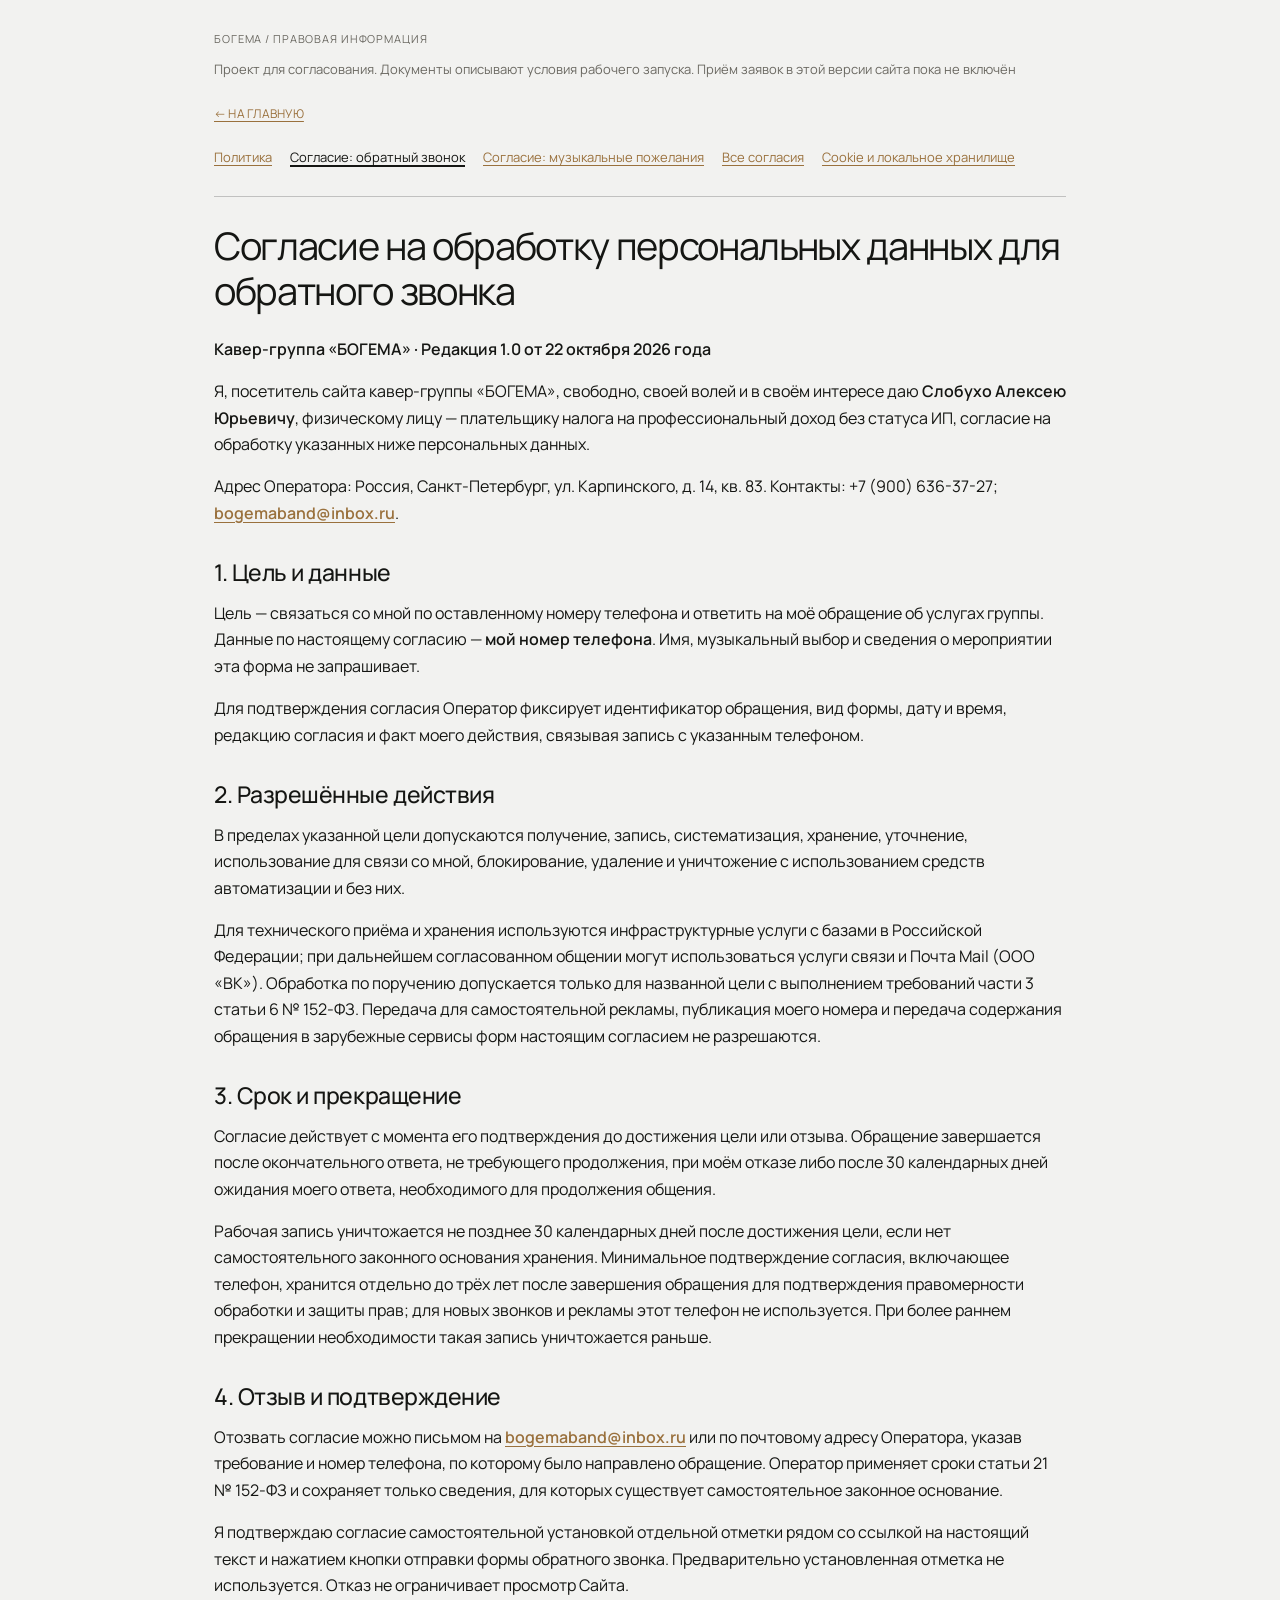
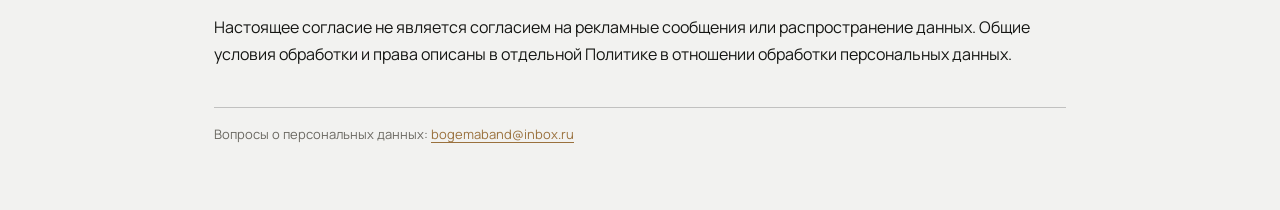
<file: legal/consent-callback/index.html>
<!doctype html>
<html lang="ru"><head><meta charset="utf-8"><meta name="viewport" content="width=device-width,initial-scale=1">
<title>Согласие на обработку персональных данных для обратного звонка — БОГЕМА</title>
<link rel="icon" href="../../assets/favicon.svg" type="image/svg+xml">
<link rel="stylesheet" href="../legal.css"></head><body><main><div class="brand">БОГЕМА / ПРАВОВАЯ ИНФОРМАЦИЯ</div><p class="legal-review-note">Проект для согласования. Документы описывают условия рабочего запуска. Приём заявок в этой версии сайта пока не включён</p><nav id="legal-documents" aria-label="Юридические документы"><a class="home-link" href="../../">← НА ГЛАВНУЮ</a><a href="../privacy/">Политика</a><a href="../consent-callback/" aria-current="page">Согласие: обратный звонок</a><a href="../consent-music/">Согласие: музыкальные пожелания</a><a href="../consents/">Все согласия</a><a href="../cookies/">Cookie и локальное хранилище</a></nav><article><h1>Согласие на обработку персональных данных для обратного звонка</h1><p><strong>Кавер-группа «БОГЕМА» · Редакция 1.0 от 22 октября 2026 года</strong></p><p>Я, посетитель сайта кавер-группы «БОГЕМА», свободно, своей волей и в своём интересе даю <strong>Слобухо Алексею Юрьевичу</strong>, физическому лицу — плательщику налога на профессиональный доход без статуса ИП, согласие на обработку указанных ниже персональных данных.</p><p>Адрес Оператора: Россия, Санкт-Петербург, ул. Карпинского, д. 14, кв. 83. Контакты: +7 (900) 636-37-27; <strong><a href="mailto:bogemaband@inbox.ru">bogemaband@inbox.ru</a></strong>.</p><h2>1. Цель и данные</h2><p>Цель — связаться со мной по оставленному номеру телефона и ответить на моё обращение об услугах группы. Данные по настоящему согласию — <strong>мой номер телефона</strong>. Имя, музыкальный выбор и сведения о мероприятии эта форма не запрашивает.</p><p>Для подтверждения согласия Оператор фиксирует идентификатор обращения, вид формы, дату и время, редакцию согласия и факт моего действия, связывая запись с указанным телефоном.</p><h2>2. Разрешённые действия</h2><p>В пределах указанной цели допускаются получение, запись, систематизация, хранение, уточнение, использование для связи со мной, блокирование, удаление и уничтожение с использованием средств автоматизации и без них.</p><p>Для технического приёма и хранения используются инфраструктурные услуги с базами в Российской Федерации; при дальнейшем согласованном общении могут использоваться услуги связи и Почта Mail (ООО «ВК»). Обработка по поручению допускается только для названной цели с выполнением требований части 3 статьи 6 № 152-ФЗ. Передача для самостоятельной рекламы, публикация моего номера и передача содержания обращения в зарубежные сервисы форм настоящим согласием не разрешаются.</p><h2>3. Срок и прекращение</h2><p>Согласие действует с момента его подтверждения до достижения цели или отзыва. Обращение завершается после окончательного ответа, не требующего продолжения, при моём отказе либо после 30 календарных дней ожидания моего ответа, необходимого для продолжения общения.</p><p>Рабочая запись уничтожается не позднее 30 календарных дней после достижения цели, если нет самостоятельного законного основания хранения. Минимальное подтверждение согласия, включающее телефон, хранится отдельно до трёх лет после завершения обращения для подтверждения правомерности обработки и защиты прав; для новых звонков и рекламы этот телефон не используется. При более раннем прекращении необходимости такая запись уничтожается раньше.</p><h2>4. Отзыв и подтверждение</h2><p>Отозвать согласие можно письмом на <strong><a href="mailto:bogemaband@inbox.ru">bogemaband@inbox.ru</a></strong> или по почтовому адресу Оператора, указав требование и номер телефона, по которому было направлено обращение. Оператор применяет сроки статьи 21 № 152-ФЗ и сохраняет только сведения, для которых существует самостоятельное законное основание.</p><p>Я подтверждаю согласие самостоятельной установкой отдельной отметки рядом со ссылкой на настоящий текст и нажатием кнопки отправки формы обратного звонка. Предварительно установленная отметка не используется. Отказ не ограничивает просмотр Сайта.</p><p>Настоящее согласие не является согласием на рекламные сообщения или распространение данных. Общие условия обработки и права описаны в отдельной Политике в отношении обработки персональных данных.</p></article><footer>Вопросы о персональных данных: <a href="mailto:bogemaband@inbox.ru">bogemaband@inbox.ru</a></footer></main></body></html>
</file>
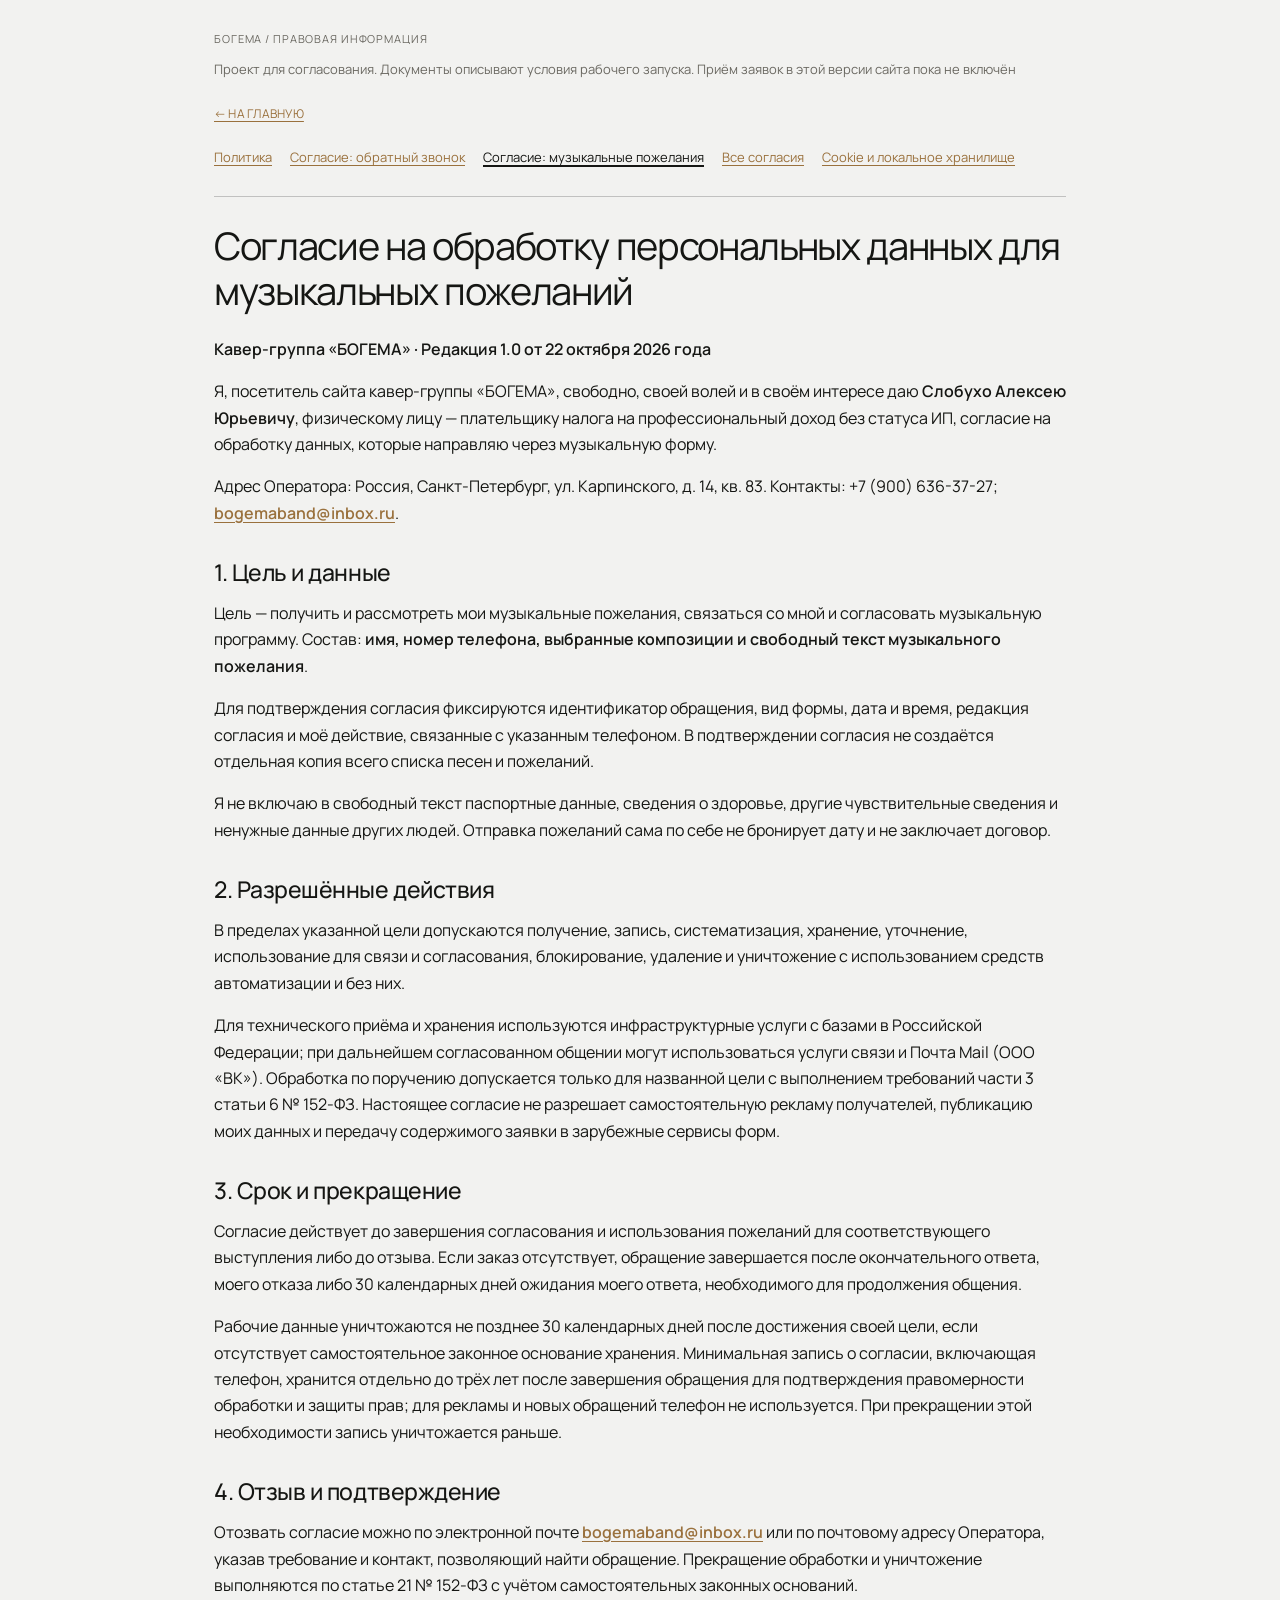
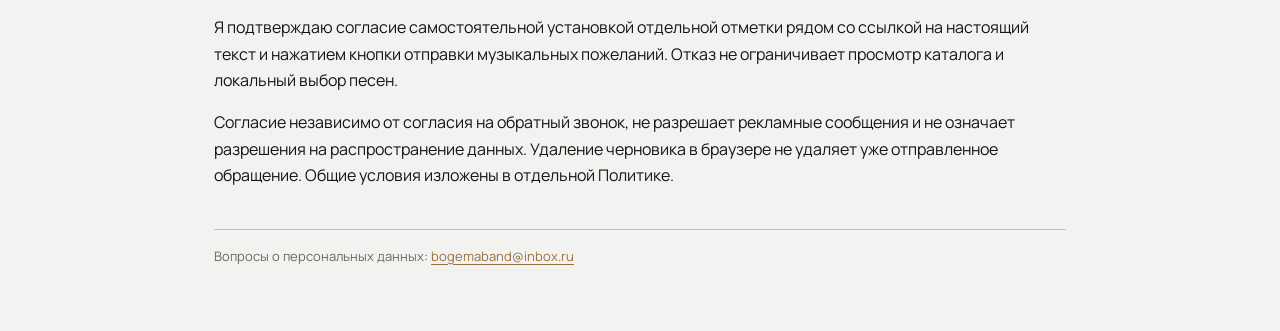
<file: legal/consent-music/index.html>
<!doctype html>
<html lang="ru"><head><meta charset="utf-8"><meta name="viewport" content="width=device-width,initial-scale=1">
<title>Согласие на обработку персональных данных для музыкальных пожеланий — БОГЕМА</title>
<link rel="icon" href="../../assets/favicon.svg" type="image/svg+xml">
<link rel="stylesheet" href="../legal.css"></head><body><main><div class="brand">БОГЕМА / ПРАВОВАЯ ИНФОРМАЦИЯ</div><p class="legal-review-note">Проект для согласования. Документы описывают условия рабочего запуска. Приём заявок в этой версии сайта пока не включён</p><nav id="legal-documents" aria-label="Юридические документы"><a class="home-link" href="../../">← НА ГЛАВНУЮ</a><a href="../privacy/">Политика</a><a href="../consent-callback/">Согласие: обратный звонок</a><a href="../consent-music/" aria-current="page">Согласие: музыкальные пожелания</a><a href="../consents/">Все согласия</a><a href="../cookies/">Cookie и локальное хранилище</a></nav><article><h1>Согласие на обработку персональных данных для музыкальных пожеланий</h1><p><strong>Кавер-группа «БОГЕМА» · Редакция 1.0 от 22 октября 2026 года</strong></p><p>Я, посетитель сайта кавер-группы «БОГЕМА», свободно, своей волей и в своём интересе даю <strong>Слобухо Алексею Юрьевичу</strong>, физическому лицу — плательщику налога на профессиональный доход без статуса ИП, согласие на обработку данных, которые направляю через музыкальную форму.</p><p>Адрес Оператора: Россия, Санкт-Петербург, ул. Карпинского, д. 14, кв. 83. Контакты: +7 (900) 636-37-27; <strong><a href="mailto:bogemaband@inbox.ru">bogemaband@inbox.ru</a></strong>.</p><h2>1. Цель и данные</h2><p>Цель — получить и рассмотреть мои музыкальные пожелания, связаться со мной и согласовать музыкальную программу. Состав: <strong>имя, номер телефона, выбранные композиции и свободный текст музыкального пожелания</strong>.</p><p>Для подтверждения согласия фиксируются идентификатор обращения, вид формы, дата и время, редакция согласия и моё действие, связанные с указанным телефоном. В подтверждении согласия не создаётся отдельная копия всего списка песен и пожеланий.</p><p>Я не включаю в свободный текст паспортные данные, сведения о здоровье, другие чувствительные сведения и ненужные данные других людей. Отправка пожеланий сама по себе не бронирует дату и не заключает договор.</p><h2>2. Разрешённые действия</h2><p>В пределах указанной цели допускаются получение, запись, систематизация, хранение, уточнение, использование для связи и согласования, блокирование, удаление и уничтожение с использованием средств автоматизации и без них.</p><p>Для технического приёма и хранения используются инфраструктурные услуги с базами в Российской Федерации; при дальнейшем согласованном общении могут использоваться услуги связи и Почта Mail (ООО «ВК»). Обработка по поручению допускается только для названной цели с выполнением требований части 3 статьи 6 № 152-ФЗ. Настоящее согласие не разрешает самостоятельную рекламу получателей, публикацию моих данных и передачу содержимого заявки в зарубежные сервисы форм.</p><h2>3. Срок и прекращение</h2><p>Согласие действует до завершения согласования и использования пожеланий для соответствующего выступления либо до отзыва. Если заказ отсутствует, обращение завершается после окончательного ответа, моего отказа либо 30 календарных дней ожидания моего ответа, необходимого для продолжения общения.</p><p>Рабочие данные уничтожаются не позднее 30 календарных дней после достижения своей цели, если отсутствует самостоятельное законное основание хранения. Минимальная запись о согласии, включающая телефон, хранится отдельно до трёх лет после завершения обращения для подтверждения правомерности обработки и защиты прав; для рекламы и новых обращений телефон не используется. При прекращении этой необходимости запись уничтожается раньше.</p><h2>4. Отзыв и подтверждение</h2><p>Отозвать согласие можно по электронной почте <strong><a href="mailto:bogemaband@inbox.ru">bogemaband@inbox.ru</a></strong> или по почтовому адресу Оператора, указав требование и контакт, позволяющий найти обращение. Прекращение обработки и уничтожение выполняются по статье 21 № 152-ФЗ с учётом самостоятельных законных оснований.</p><p>Я подтверждаю согласие самостоятельной установкой отдельной отметки рядом со ссылкой на настоящий текст и нажатием кнопки отправки музыкальных пожеланий. Отказ не ограничивает просмотр каталога и локальный выбор песен.</p><p>Согласие независимо от согласия на обратный звонок, не разрешает рекламные сообщения и не означает разрешения на распространение данных. Удаление черновика в браузере не удаляет уже отправленное обращение. Общие условия изложены в отдельной Политике.</p></article><footer>Вопросы о персональных данных: <a href="mailto:bogemaband@inbox.ru">bogemaband@inbox.ru</a></footer></main></body></html>
</file>
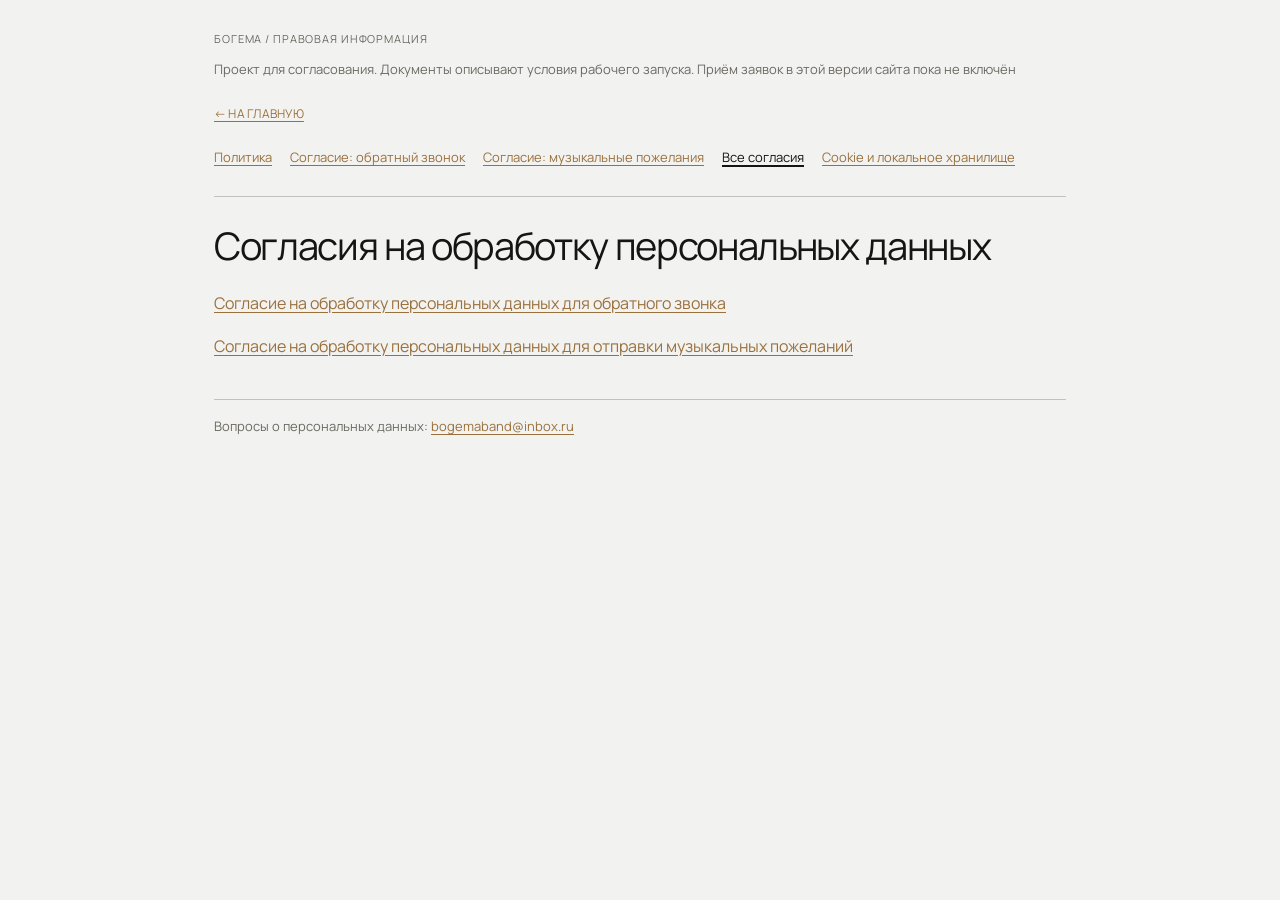
<file: legal/consents/index.html>
<!doctype html>
<html lang="ru"><head><meta charset="utf-8"><meta name="viewport" content="width=device-width,initial-scale=1">
<title>Согласия на обработку персональных данных — БОГЕМА</title>
<link rel="icon" href="../../assets/favicon.svg" type="image/svg+xml">
<link rel="stylesheet" href="../legal.css"></head><body><main>
<div class="brand">БОГЕМА / ПРАВОВАЯ ИНФОРМАЦИЯ</div>
<p class="legal-review-note">Проект для согласования. Документы описывают условия рабочего запуска. Приём заявок в этой версии сайта пока не включён</p>
<nav id="legal-documents" aria-label="Юридические документы"><a class="home-link" href="../../">← НА ГЛАВНУЮ</a><a href="../privacy/">Политика</a><a href="../consent-callback/">Согласие: обратный звонок</a><a href="../consent-music/">Согласие: музыкальные пожелания</a><a href="../consents/" aria-current="page">Все согласия</a><a href="../cookies/">Cookie и локальное хранилище</a></nav>
<article><h1>Согласия на обработку персональных данных</h1>
<p><a href="../consent-callback/">Согласие на обработку персональных данных для обратного звонка</a></p>
<p><a href="../consent-music/">Согласие на обработку персональных данных для отправки музыкальных пожеланий</a></p></article>
<footer>Вопросы о персональных данных: <a href="mailto:bogemaband@inbox.ru">bogemaband@inbox.ru</a></footer>
</main></body></html>
</file>
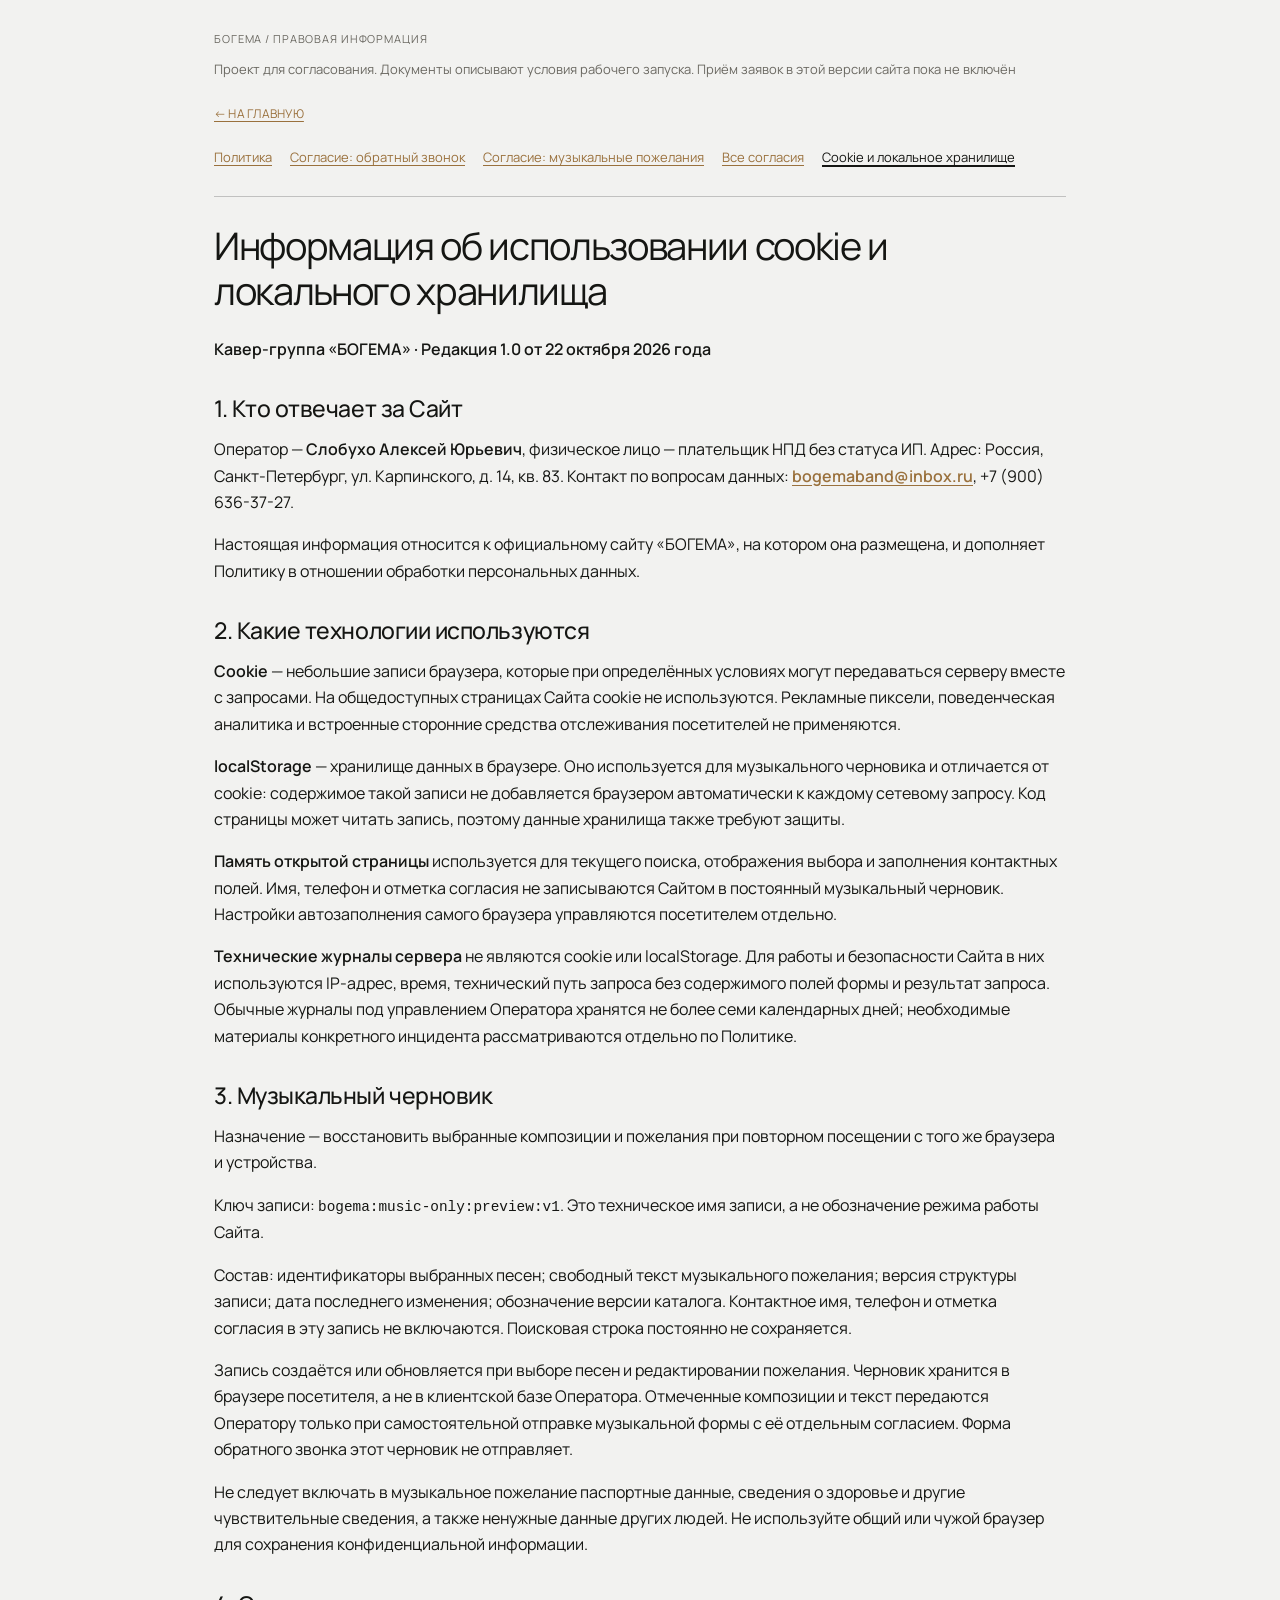
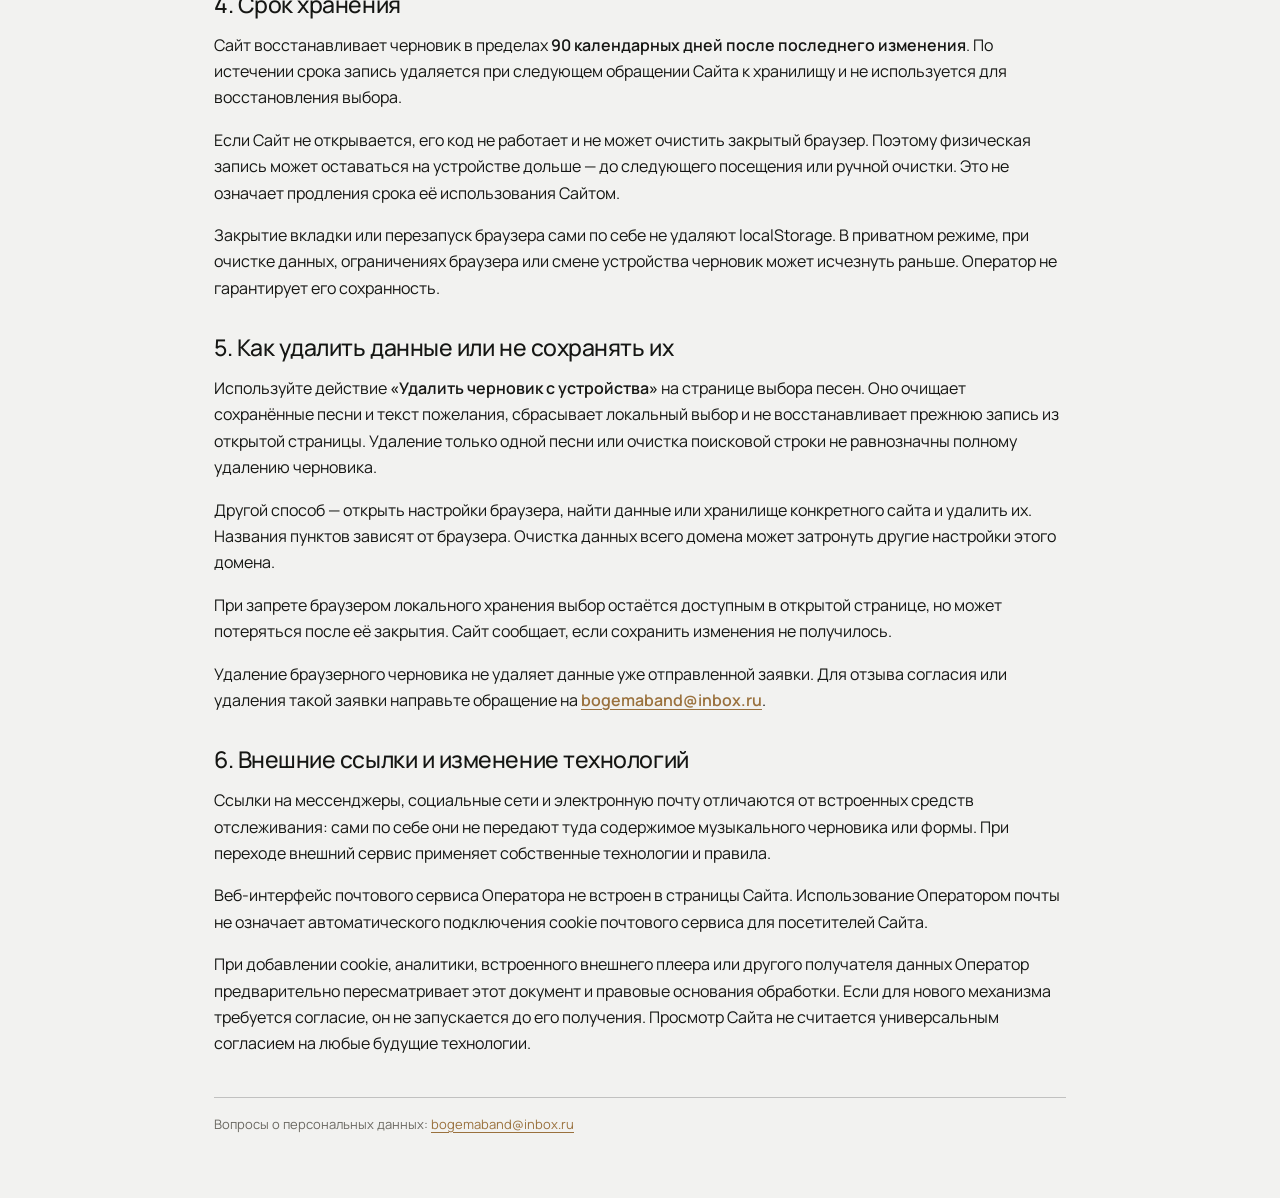
<file: legal/cookies/index.html>
<!doctype html>
<html lang="ru"><head><meta charset="utf-8"><meta name="viewport" content="width=device-width,initial-scale=1">
<title>Информация об использовании cookie и локального хранилища — БОГЕМА</title>
<link rel="icon" href="../../assets/favicon.svg" type="image/svg+xml">
<link rel="stylesheet" href="../legal.css"></head><body><main><div class="brand">БОГЕМА / ПРАВОВАЯ ИНФОРМАЦИЯ</div><p class="legal-review-note">Проект для согласования. Документы описывают условия рабочего запуска. Приём заявок в этой версии сайта пока не включён</p><nav id="legal-documents" aria-label="Юридические документы"><a class="home-link" href="../../">← НА ГЛАВНУЮ</a><a href="../privacy/">Политика</a><a href="../consent-callback/">Согласие: обратный звонок</a><a href="../consent-music/">Согласие: музыкальные пожелания</a><a href="../consents/">Все согласия</a><a href="../cookies/" aria-current="page">Cookie и локальное хранилище</a></nav><article><h1>Информация об использовании cookie и локального хранилища</h1><p><strong>Кавер-группа «БОГЕМА» · Редакция 1.0 от 22 октября 2026 года</strong></p><h2>1. Кто отвечает за Сайт</h2><p>Оператор — <strong>Слобухо Алексей Юрьевич</strong>, физическое лицо — плательщик НПД без статуса ИП. Адрес: Россия, Санкт-Петербург, ул. Карпинского, д. 14, кв. 83. Контакт по вопросам данных: <strong><a href="mailto:bogemaband@inbox.ru">bogemaband@inbox.ru</a></strong>, +7 (900) 636-37-27.</p><p>Настоящая информация относится к официальному сайту «БОГЕМА», на котором она размещена, и дополняет Политику в отношении обработки персональных данных.</p><h2>2. Какие технологии используются</h2><p><strong>Cookie</strong> — небольшие записи браузера, которые при определённых условиях могут передаваться серверу вместе с запросами. На общедоступных страницах Сайта cookie не используются. Рекламные пиксели, поведенческая аналитика и встроенные сторонние средства отслеживания посетителей не применяются.</p><p><strong>localStorage</strong> — хранилище данных в браузере. Оно используется для музыкального черновика и отличается от cookie: содержимое такой записи не добавляется браузером автоматически к каждому сетевому запросу. Код страницы может читать запись, поэтому данные хранилища также требуют защиты.</p><p><strong>Память открытой страницы</strong> используется для текущего поиска, отображения выбора и заполнения контактных полей. Имя, телефон и отметка согласия не записываются Сайтом в постоянный музыкальный черновик. Настройки автозаполнения самого браузера управляются посетителем отдельно.</p><p><strong>Технические журналы сервера</strong> не являются cookie или localStorage. Для работы и безопасности Сайта в них используются IP-адрес, время, технический путь запроса без содержимого полей формы и результат запроса. Обычные журналы под управлением Оператора хранятся не более семи календарных дней; необходимые материалы конкретного инцидента рассматриваются отдельно по Политике.</p><h2>3. Музыкальный черновик</h2><p>Назначение — восстановить выбранные композиции и пожелания при повторном посещении с того же браузера и устройства.</p><p>Ключ записи: <code>bogema:music-only:preview:v1</code>. Это техническое имя записи, а не обозначение режима работы Сайта.</p><p>Состав: идентификаторы выбранных песен; свободный текст музыкального пожелания; версия структуры записи; дата последнего изменения; обозначение версии каталога. Контактное имя, телефон и отметка согласия в эту запись не включаются. Поисковая строка постоянно не сохраняется.</p><p>Запись создаётся или обновляется при выборе песен и редактировании пожелания. Черновик хранится в браузере посетителя, а не в клиентской базе Оператора. Отмеченные композиции и текст передаются Оператору только при самостоятельной отправке музыкальной формы с её отдельным согласием. Форма обратного звонка этот черновик не отправляет.</p><p>Не следует включать в музыкальное пожелание паспортные данные, сведения о здоровье и другие чувствительные сведения, а также ненужные данные других людей. Не используйте общий или чужой браузер для сохранения конфиденциальной информации.</p><h2>4. Срок хранения</h2><p>Сайт восстанавливает черновик в пределах <strong>90 календарных дней после последнего изменения</strong>. По истечении срока запись удаляется при следующем обращении Сайта к хранилищу и не используется для восстановления выбора.</p><p>Если Сайт не открывается, его код не работает и не может очистить закрытый браузер. Поэтому физическая запись может оставаться на устройстве дольше — до следующего посещения или ручной очистки. Это не означает продления срока её использования Сайтом.</p><p>Закрытие вкладки или перезапуск браузера сами по себе не удаляют localStorage. В приватном режиме, при очистке данных, ограничениях браузера или смене устройства черновик может исчезнуть раньше. Оператор не гарантирует его сохранность.</p><h2>5. Как удалить данные или не сохранять их</h2><p>Используйте действие <strong>«Удалить черновик с устройства»</strong> на странице выбора песен. Оно очищает сохранённые песни и текст пожелания, сбрасывает локальный выбор и не восстанавливает прежнюю запись из открытой страницы. Удаление только одной песни или очистка поисковой строки не равнозначны полному удалению черновика.</p><p>Другой способ — открыть настройки браузера, найти данные или хранилище конкретного сайта и удалить их. Названия пунктов зависят от браузера. Очистка данных всего домена может затронуть другие настройки этого домена.</p><p>При запрете браузером локального хранения выбор остаётся доступным в открытой странице, но может потеряться после её закрытия. Сайт сообщает, если сохранить изменения не получилось.</p><p>Удаление браузерного черновика не удаляет данные уже отправленной заявки. Для отзыва согласия или удаления такой заявки направьте обращение на <strong><a href="mailto:bogemaband@inbox.ru">bogemaband@inbox.ru</a></strong>.</p><h2>6. Внешние ссылки и изменение технологий</h2><p>Ссылки на мессенджеры, социальные сети и электронную почту отличаются от встроенных средств отслеживания: сами по себе они не передают туда содержимое музыкального черновика или формы. При переходе внешний сервис применяет собственные технологии и правила.</p><p>Веб-интерфейс почтового сервиса Оператора не встроен в страницы Сайта. Использование Оператором почты не означает автоматического подключения cookie почтового сервиса для посетителей Сайта.</p><p>При добавлении cookie, аналитики, встроенного внешнего плеера или другого получателя данных Оператор предварительно пересматривает этот документ и правовые основания обработки. Если для нового механизма требуется согласие, он не запускается до его получения. Просмотр Сайта не считается универсальным согласием на любые будущие технологии.</p></article><footer>Вопросы о персональных данных: <a href="mailto:bogemaband@inbox.ru">bogemaband@inbox.ru</a></footer></main></body></html>
</file>
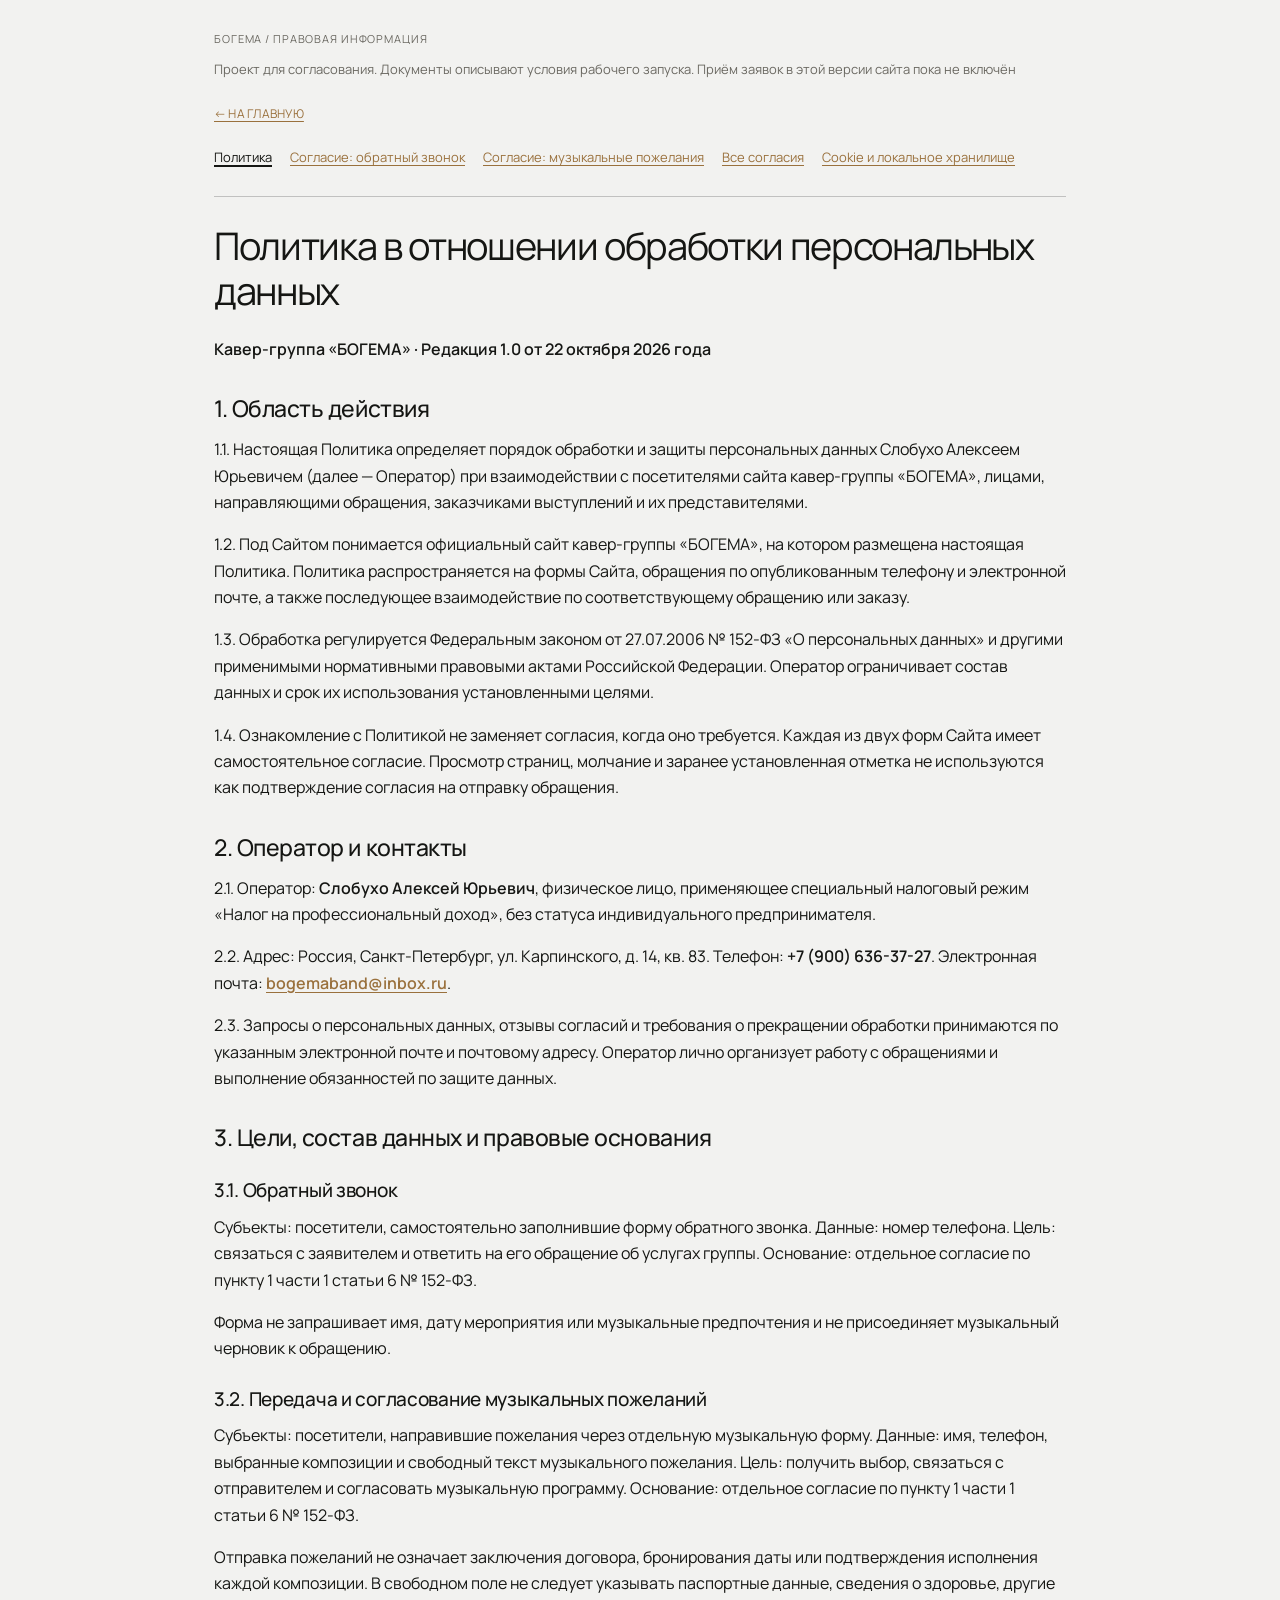
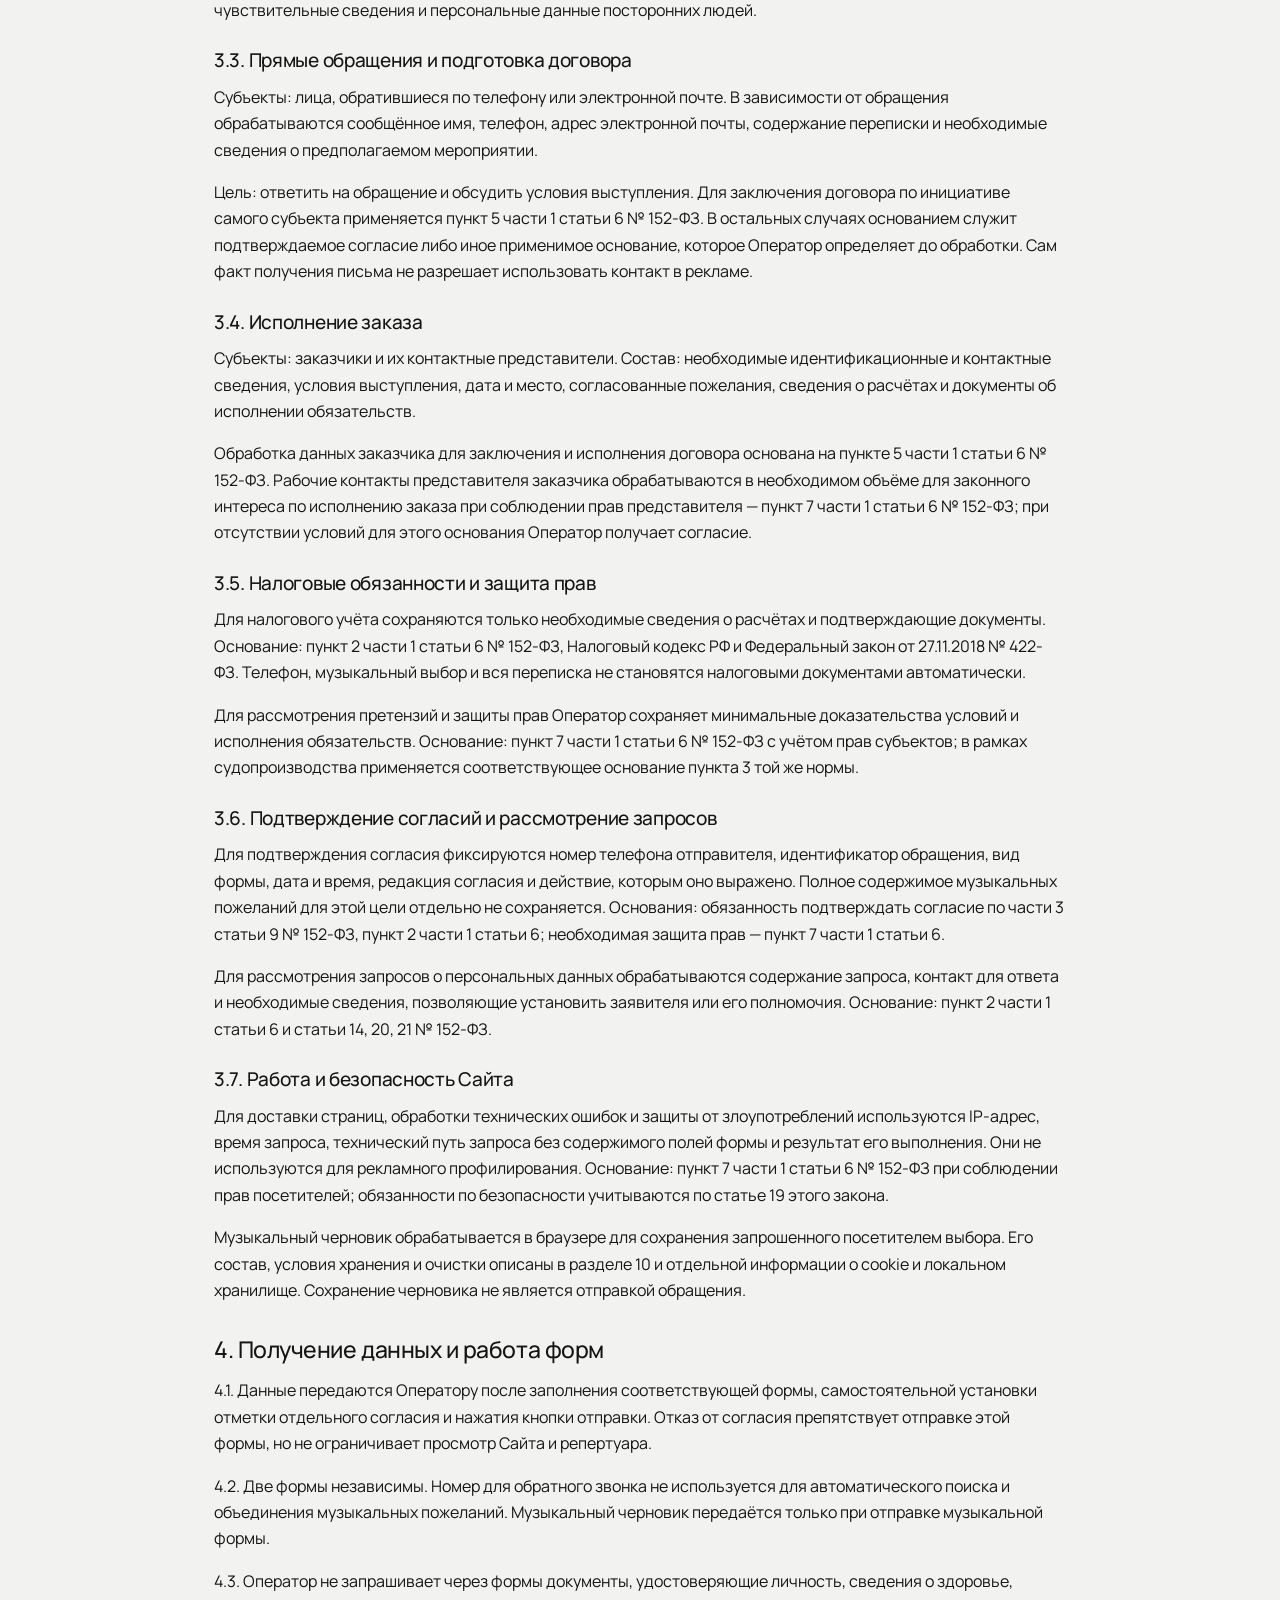
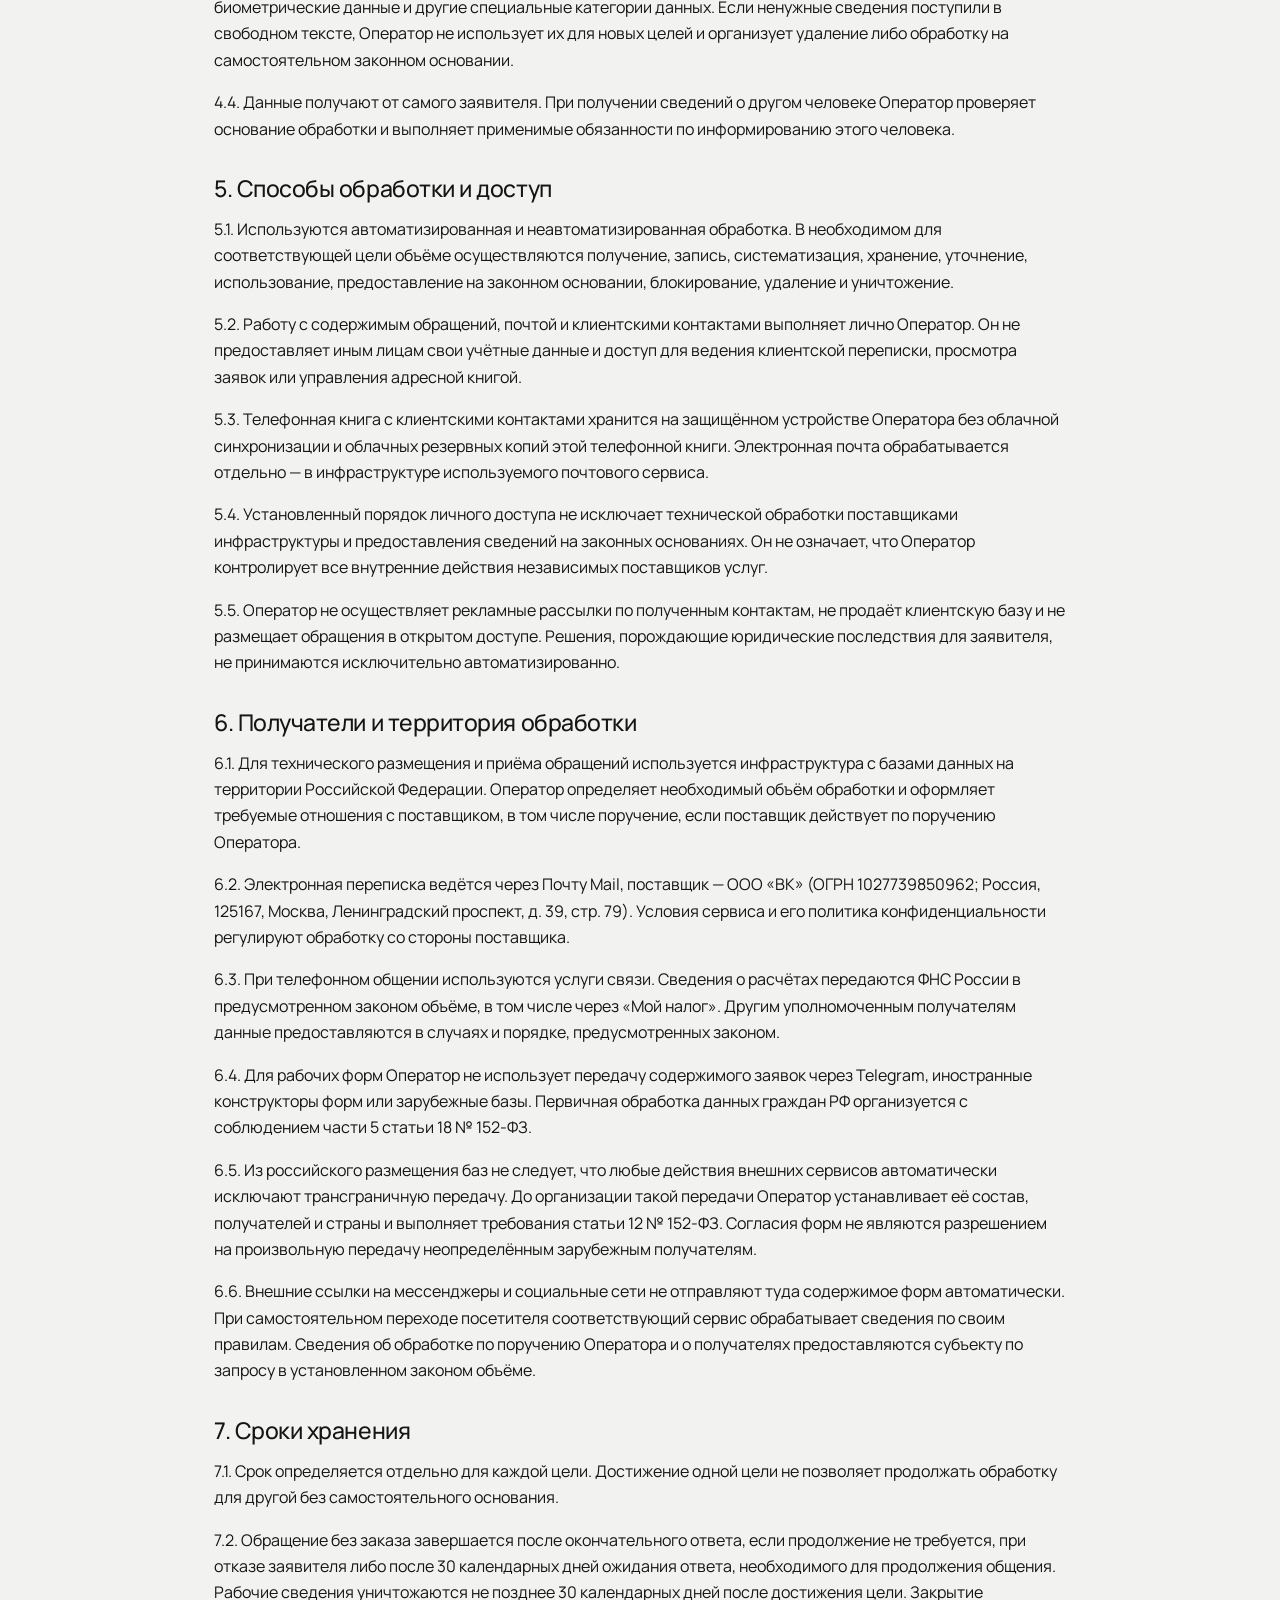
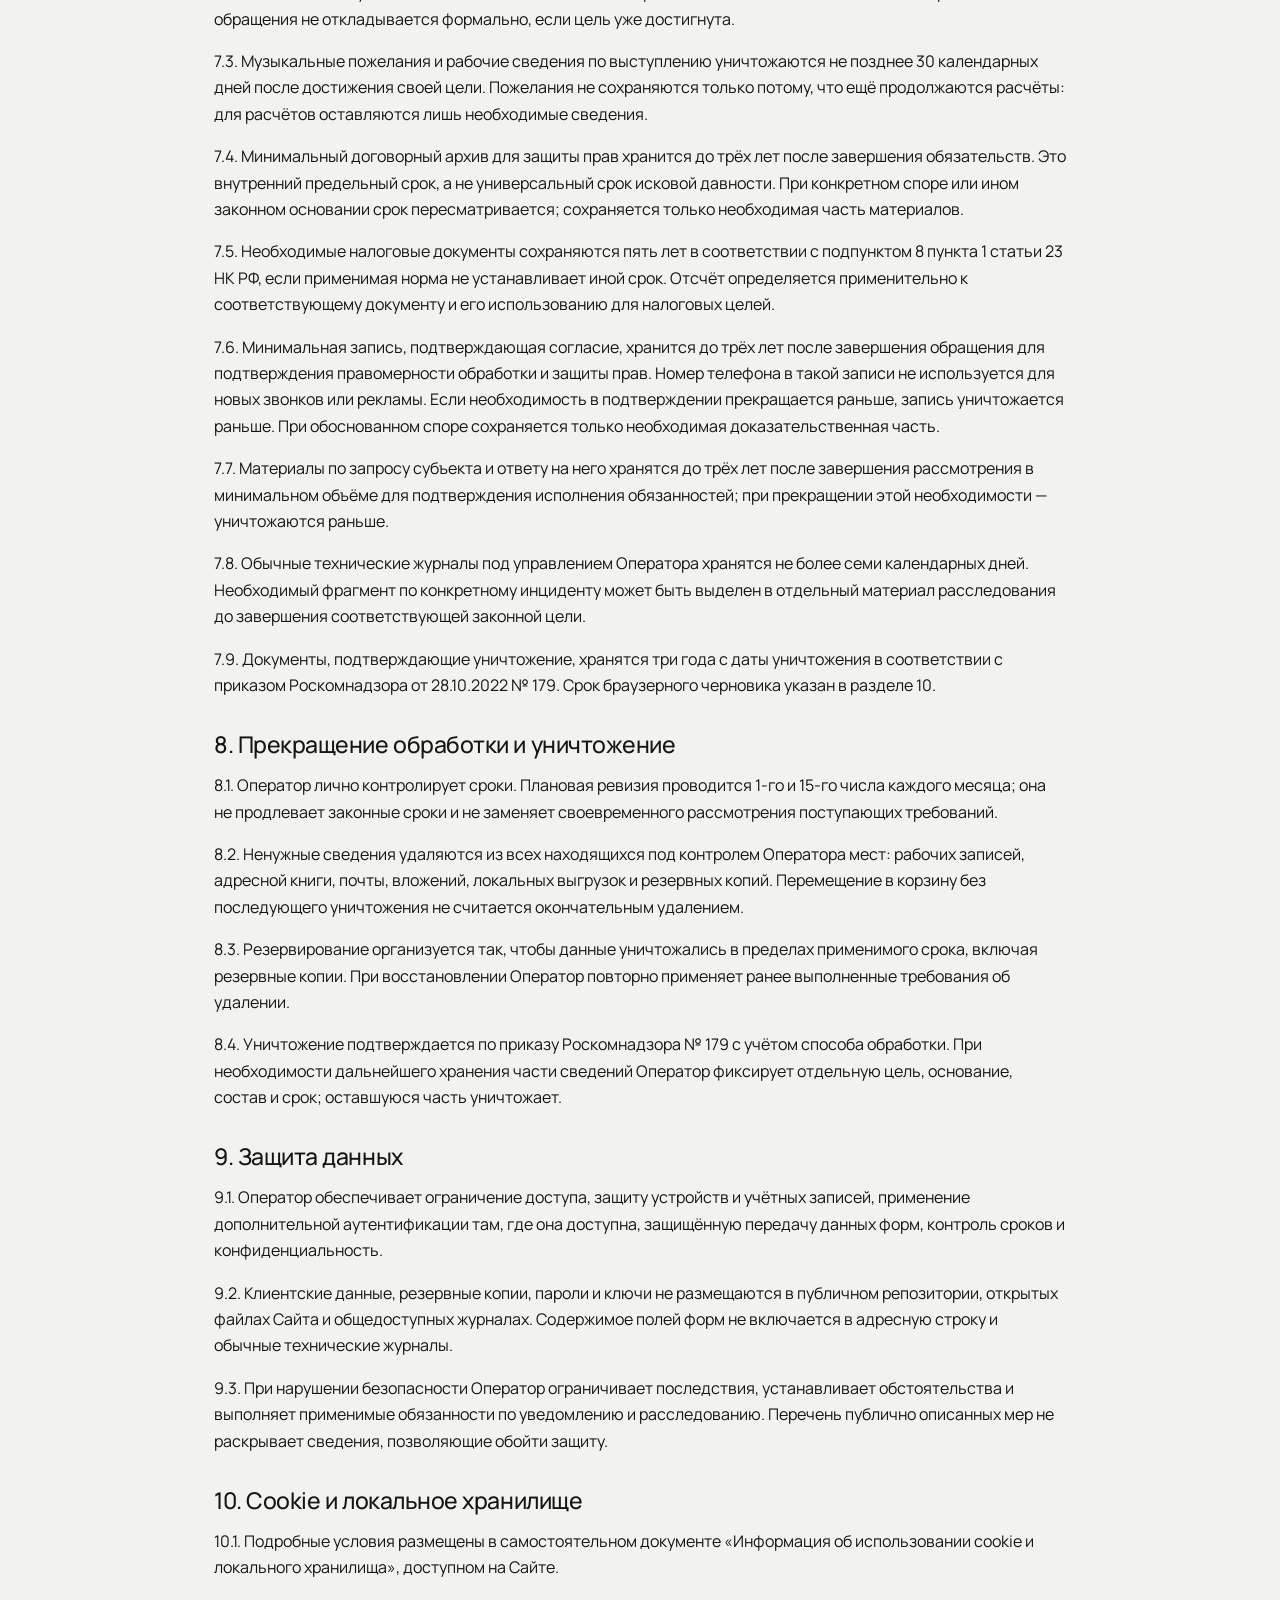
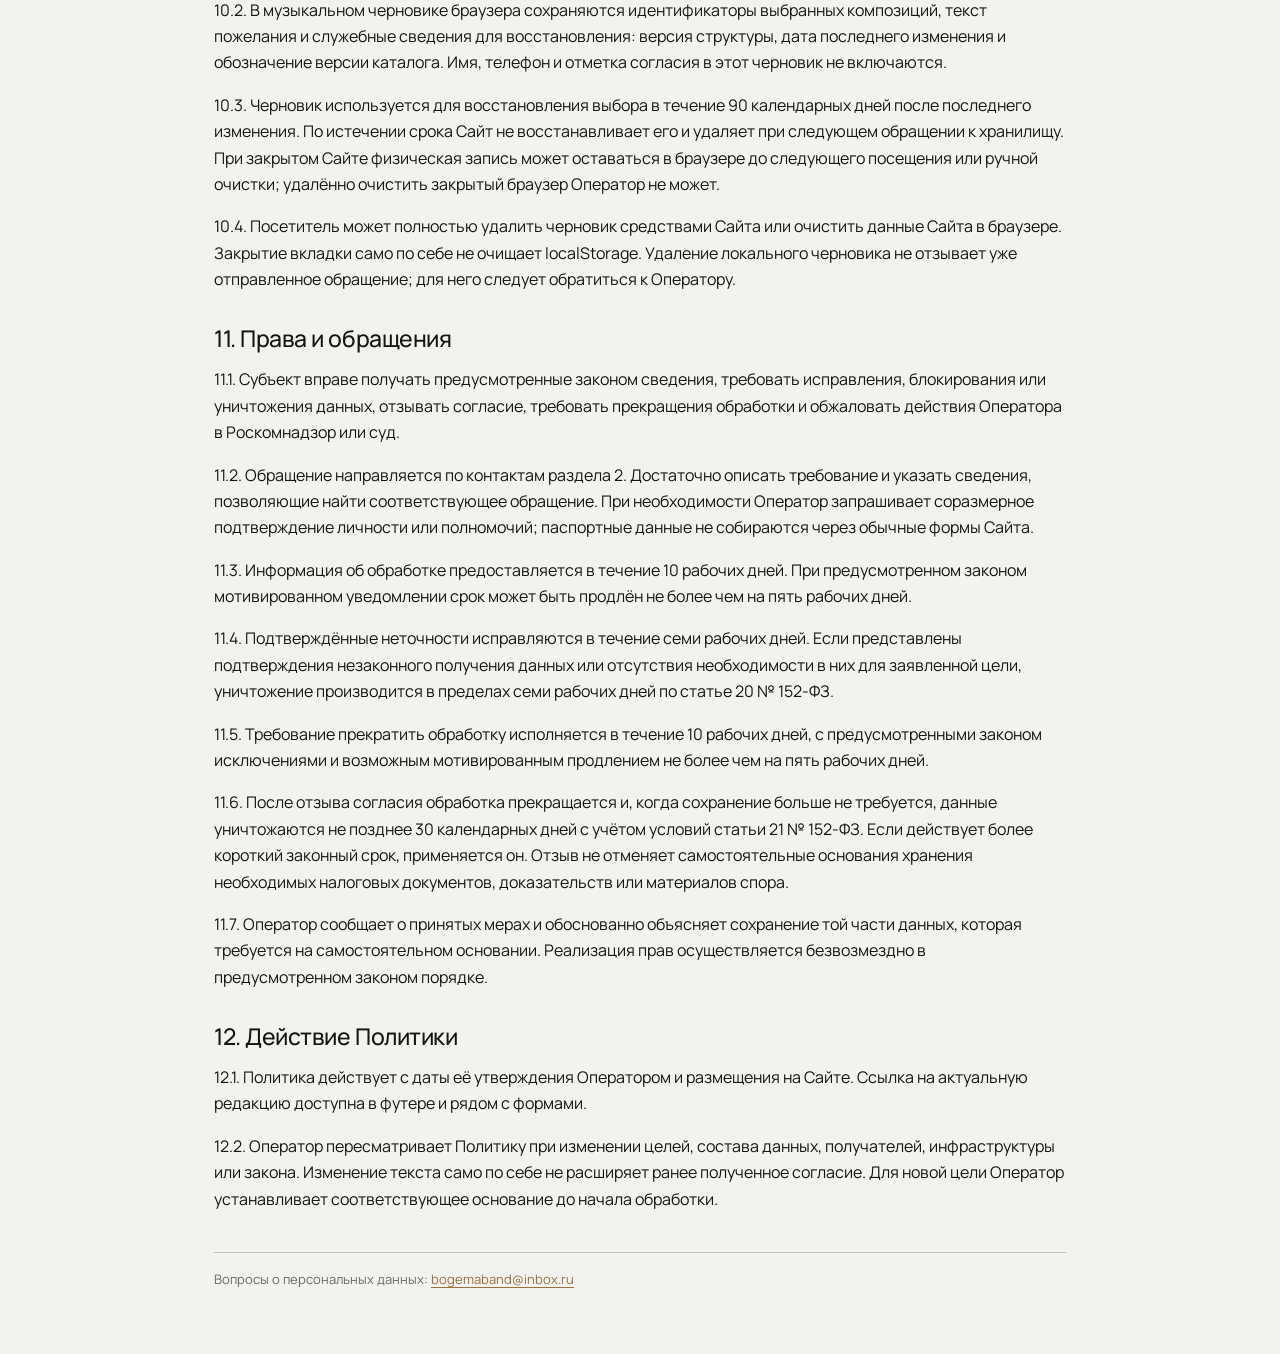
<file: legal/privacy/index.html>
<!doctype html>
<html lang="ru"><head><meta charset="utf-8"><meta name="viewport" content="width=device-width,initial-scale=1">
<title>Политика в отношении обработки персональных данных — БОГЕМА</title>
<link rel="icon" href="../../assets/favicon.svg" type="image/svg+xml">
<link rel="stylesheet" href="../legal.css"></head><body><main><div class="brand">БОГЕМА / ПРАВОВАЯ ИНФОРМАЦИЯ</div><p class="legal-review-note">Проект для согласования. Документы описывают условия рабочего запуска. Приём заявок в этой версии сайта пока не включён</p><nav id="legal-documents" aria-label="Юридические документы"><a class="home-link" href="../../">← НА ГЛАВНУЮ</a><a href="../privacy/" aria-current="page">Политика</a><a href="../consent-callback/">Согласие: обратный звонок</a><a href="../consent-music/">Согласие: музыкальные пожелания</a><a href="../consents/">Все согласия</a><a href="../cookies/">Cookie и локальное хранилище</a></nav><article><h1>Политика в отношении обработки персональных данных</h1><p><strong>Кавер-группа «БОГЕМА» · Редакция 1.0 от 22 октября 2026 года</strong></p><h2>1. Область действия</h2><p>1.1. Настоящая Политика определяет порядок обработки и защиты персональных данных Слобухо Алексеем Юрьевичем (далее — Оператор) при взаимодействии с посетителями сайта кавер-группы «БОГЕМА», лицами, направляющими обращения, заказчиками выступлений и их представителями.</p><p>1.2. Под Сайтом понимается официальный сайт кавер-группы «БОГЕМА», на котором размещена настоящая Политика. Политика распространяется на формы Сайта, обращения по опубликованным телефону и электронной почте, а также последующее взаимодействие по соответствующему обращению или заказу.</p><p>1.3. Обработка регулируется Федеральным законом от 27.07.2006 № 152-ФЗ «О персональных данных» и другими применимыми нормативными правовыми актами Российской Федерации. Оператор ограничивает состав данных и срок их использования установленными целями.</p><p>1.4. Ознакомление с Политикой не заменяет согласия, когда оно требуется. Каждая из двух форм Сайта имеет самостоятельное согласие. Просмотр страниц, молчание и заранее установленная отметка не используются как подтверждение согласия на отправку обращения.</p><h2>2. Оператор и контакты</h2><p>2.1. Оператор: <strong>Слобухо Алексей Юрьевич</strong>, физическое лицо, применяющее специальный налоговый режим «Налог на профессиональный доход», без статуса индивидуального предпринимателя.</p><p>2.2. Адрес: Россия, Санкт-Петербург, ул. Карпинского, д. 14, кв. 83. Телефон: <strong>+7 (900) 636-37-27</strong>. Электронная почта: <strong><a href="mailto:bogemaband@inbox.ru">bogemaband@inbox.ru</a></strong>.</p><p>2.3. Запросы о персональных данных, отзывы согласий и требования о прекращении обработки принимаются по указанным электронной почте и почтовому адресу. Оператор лично организует работу с обращениями и выполнение обязанностей по защите данных.</p><h2>3. Цели, состав данных и правовые основания</h2><h3>3.1. Обратный звонок</h3><p>Субъекты: посетители, самостоятельно заполнившие форму обратного звонка. Данные: номер телефона. Цель: связаться с заявителем и ответить на его обращение об услугах группы. Основание: отдельное согласие по пункту 1 части 1 статьи 6 № 152-ФЗ.</p><p>Форма не запрашивает имя, дату мероприятия или музыкальные предпочтения и не присоединяет музыкальный черновик к обращению.</p><h3>3.2. Передача и согласование музыкальных пожеланий</h3><p>Субъекты: посетители, направившие пожелания через отдельную музыкальную форму. Данные: имя, телефон, выбранные композиции и свободный текст музыкального пожелания. Цель: получить выбор, связаться с отправителем и согласовать музыкальную программу. Основание: отдельное согласие по пункту 1 части 1 статьи 6 № 152-ФЗ.</p><p>Отправка пожеланий не означает заключения договора, бронирования даты или подтверждения исполнения каждой композиции. В свободном поле не следует указывать паспортные данные, сведения о здоровье, другие чувствительные сведения и персональные данные посторонних людей.</p><h3>3.3. Прямые обращения и подготовка договора</h3><p>Субъекты: лица, обратившиеся по телефону или электронной почте. В зависимости от обращения обрабатываются сообщённое имя, телефон, адрес электронной почты, содержание переписки и необходимые сведения о предполагаемом мероприятии.</p><p>Цель: ответить на обращение и обсудить условия выступления. Для заключения договора по инициативе самого субъекта применяется пункт 5 части 1 статьи 6 № 152-ФЗ. В остальных случаях основанием служит подтверждаемое согласие либо иное применимое основание, которое Оператор определяет до обработки. Сам факт получения письма не разрешает использовать контакт в рекламе.</p><h3>3.4. Исполнение заказа</h3><p>Субъекты: заказчики и их контактные представители. Состав: необходимые идентификационные и контактные сведения, условия выступления, дата и место, согласованные пожелания, сведения о расчётах и документы об исполнении обязательств.</p><p>Обработка данных заказчика для заключения и исполнения договора основана на пункте 5 части 1 статьи 6 № 152-ФЗ. Рабочие контакты представителя заказчика обрабатываются в необходимом объёме для законного интереса по исполнению заказа при соблюдении прав представителя — пункт 7 части 1 статьи 6 № 152-ФЗ; при отсутствии условий для этого основания Оператор получает согласие.</p><h3>3.5. Налоговые обязанности и защита прав</h3><p>Для налогового учёта сохраняются только необходимые сведения о расчётах и подтверждающие документы. Основание: пункт 2 части 1 статьи 6 № 152-ФЗ, Налоговый кодекс РФ и Федеральный закон от 27.11.2018 № 422-ФЗ. Телефон, музыкальный выбор и вся переписка не становятся налоговыми документами автоматически.</p><p>Для рассмотрения претензий и защиты прав Оператор сохраняет минимальные доказательства условий и исполнения обязательств. Основание: пункт 7 части 1 статьи 6 № 152-ФЗ с учётом прав субъектов; в рамках судопроизводства применяется соответствующее основание пункта 3 той же нормы.</p><h3>3.6. Подтверждение согласий и рассмотрение запросов</h3><p>Для подтверждения согласия фиксируются номер телефона отправителя, идентификатор обращения, вид формы, дата и время, редакция согласия и действие, которым оно выражено. Полное содержимое музыкальных пожеланий для этой цели отдельно не сохраняется. Основания: обязанность подтверждать согласие по части 3 статьи 9 № 152-ФЗ, пункт 2 части 1 статьи 6; необходимая защита прав — пункт 7 части 1 статьи 6.</p><p>Для рассмотрения запросов о персональных данных обрабатываются содержание запроса, контакт для ответа и необходимые сведения, позволяющие установить заявителя или его полномочия. Основание: пункт 2 части 1 статьи 6 и статьи 14, 20, 21 № 152-ФЗ.</p><h3>3.7. Работа и безопасность Сайта</h3><p>Для доставки страниц, обработки технических ошибок и защиты от злоупотреблений используются IP-адрес, время запроса, технический путь запроса без содержимого полей формы и результат его выполнения. Они не используются для рекламного профилирования. Основание: пункт 7 части 1 статьи 6 № 152-ФЗ при соблюдении прав посетителей; обязанности по безопасности учитываются по статье 19 этого закона.</p><p>Музыкальный черновик обрабатывается в браузере для сохранения запрошенного посетителем выбора. Его состав, условия хранения и очистки описаны в разделе 10 и отдельной информации о cookie и локальном хранилище. Сохранение черновика не является отправкой обращения.</p><h2>4. Получение данных и работа форм</h2><p>4.1. Данные передаются Оператору после заполнения соответствующей формы, самостоятельной установки отметки отдельного согласия и нажатия кнопки отправки. Отказ от согласия препятствует отправке этой формы, но не ограничивает просмотр Сайта и репертуара.</p><p>4.2. Две формы независимы. Номер для обратного звонка не используется для автоматического поиска и объединения музыкальных пожеланий. Музыкальный черновик передаётся только при отправке музыкальной формы.</p><p>4.3. Оператор не запрашивает через формы документы, удостоверяющие личность, сведения о здоровье, биометрические данные и другие специальные категории данных. Если ненужные сведения поступили в свободном тексте, Оператор не использует их для новых целей и организует удаление либо обработку на самостоятельном законном основании.</p><p>4.4. Данные получают от самого заявителя. При получении сведений о другом человеке Оператор проверяет основание обработки и выполняет применимые обязанности по информированию этого человека.</p><h2>5. Способы обработки и доступ</h2><p>5.1. Используются автоматизированная и неавтоматизированная обработка. В необходимом для соответствующей цели объёме осуществляются получение, запись, систематизация, хранение, уточнение, использование, предоставление на законном основании, блокирование, удаление и уничтожение.</p><p>5.2. Работу с содержимым обращений, почтой и клиентскими контактами выполняет лично Оператор. Он не предоставляет иным лицам свои учётные данные и доступ для ведения клиентской переписки, просмотра заявок или управления адресной книгой.</p><p>5.3. Телефонная книга с клиентскими контактами хранится на защищённом устройстве Оператора без облачной синхронизации и облачных резервных копий этой телефонной книги. Электронная почта обрабатывается отдельно — в инфраструктуре используемого почтового сервиса.</p><p>5.4. Установленный порядок личного доступа не исключает технической обработки поставщиками инфраструктуры и предоставления сведений на законных основаниях. Он не означает, что Оператор контролирует все внутренние действия независимых поставщиков услуг.</p><p>5.5. Оператор не осуществляет рекламные рассылки по полученным контактам, не продаёт клиентскую базу и не размещает обращения в открытом доступе. Решения, порождающие юридические последствия для заявителя, не принимаются исключительно автоматизированно.</p><h2>6. Получатели и территория обработки</h2><p>6.1. Для технического размещения и приёма обращений используется инфраструктура с базами данных на территории Российской Федерации. Оператор определяет необходимый объём обработки и оформляет требуемые отношения с поставщиком, в том числе поручение, если поставщик действует по поручению Оператора.</p><p>6.2. Электронная переписка ведётся через Почту Mail, поставщик — ООО «ВК» (ОГРН 1027739850962; Россия, 125167, Москва, Ленинградский проспект, д. 39, стр. 79). Условия сервиса и его политика конфиденциальности регулируют обработку со стороны поставщика.</p><p>6.3. При телефонном общении используются услуги связи. Сведения о расчётах передаются ФНС России в предусмотренном законом объёме, в том числе через «Мой налог». Другим уполномоченным получателям данные предоставляются в случаях и порядке, предусмотренных законом.</p><p>6.4. Для рабочих форм Оператор не использует передачу содержимого заявок через Telegram, иностранные конструкторы форм или зарубежные базы. Первичная обработка данных граждан РФ организуется с соблюдением части 5 статьи 18 № 152-ФЗ.</p><p>6.5. Из российского размещения баз не следует, что любые действия внешних сервисов автоматически исключают трансграничную передачу. До организации такой передачи Оператор устанавливает её состав, получателей и страны и выполняет требования статьи 12 № 152-ФЗ. Согласия форм не являются разрешением на произвольную передачу неопределённым зарубежным получателям.</p><p>6.6. Внешние ссылки на мессенджеры и социальные сети не отправляют туда содержимое форм автоматически. При самостоятельном переходе посетителя соответствующий сервис обрабатывает сведения по своим правилам. Сведения об обработке по поручению Оператора и о получателях предоставляются субъекту по запросу в установленном законом объёме.</p><h2>7. Сроки хранения</h2><p>7.1. Срок определяется отдельно для каждой цели. Достижение одной цели не позволяет продолжать обработку для другой без самостоятельного основания.</p><p>7.2. Обращение без заказа завершается после окончательного ответа, если продолжение не требуется, при отказе заявителя либо после 30 календарных дней ожидания ответа, необходимого для продолжения общения. Рабочие сведения уничтожаются не позднее 30 календарных дней после достижения цели. Закрытие обращения не откладывается формально, если цель уже достигнута.</p><p>7.3. Музыкальные пожелания и рабочие сведения по выступлению уничтожаются не позднее 30 календарных дней после достижения своей цели. Пожелания не сохраняются только потому, что ещё продолжаются расчёты: для расчётов оставляются лишь необходимые сведения.</p><p>7.4. Минимальный договорный архив для защиты прав хранится до трёх лет после завершения обязательств. Это внутренний предельный срок, а не универсальный срок исковой давности. При конкретном споре или ином законном основании срок пересматривается; сохраняется только необходимая часть материалов.</p><p>7.5. Необходимые налоговые документы сохраняются пять лет в соответствии с подпунктом 8 пункта 1 статьи 23 НК РФ, если применимая норма не устанавливает иной срок. Отсчёт определяется применительно к соответствующему документу и его использованию для налоговых целей.</p><p>7.6. Минимальная запись, подтверждающая согласие, хранится до трёх лет после завершения обращения для подтверждения правомерности обработки и защиты прав. Номер телефона в такой записи не используется для новых звонков или рекламы. Если необходимость в подтверждении прекращается раньше, запись уничтожается раньше. При обоснованном споре сохраняется только необходимая доказательственная часть.</p><p>7.7. Материалы по запросу субъекта и ответу на него хранятся до трёх лет после завершения рассмотрения в минимальном объёме для подтверждения исполнения обязанностей; при прекращении этой необходимости — уничтожаются раньше.</p><p>7.8. Обычные технические журналы под управлением Оператора хранятся не более семи календарных дней. Необходимый фрагмент по конкретному инциденту может быть выделен в отдельный материал расследования до завершения соответствующей законной цели.</p><p>7.9. Документы, подтверждающие уничтожение, хранятся три года с даты уничтожения в соответствии с приказом Роскомнадзора от 28.10.2022 № 179. Срок браузерного черновика указан в разделе 10.</p><h2>8. Прекращение обработки и уничтожение</h2><p>8.1. Оператор лично контролирует сроки. Плановая ревизия проводится 1-го и 15-го числа каждого месяца; она не продлевает законные сроки и не заменяет своевременного рассмотрения поступающих требований.</p><p>8.2. Ненужные сведения удаляются из всех находящихся под контролем Оператора мест: рабочих записей, адресной книги, почты, вложений, локальных выгрузок и резервных копий. Перемещение в корзину без последующего уничтожения не считается окончательным удалением.</p><p>8.3. Резервирование организуется так, чтобы данные уничтожались в пределах применимого срока, включая резервные копии. При восстановлении Оператор повторно применяет ранее выполненные требования об удалении.</p><p>8.4. Уничтожение подтверждается по приказу Роскомнадзора № 179 с учётом способа обработки. При необходимости дальнейшего хранения части сведений Оператор фиксирует отдельную цель, основание, состав и срок; оставшуюся часть уничтожает.</p><h2>9. Защита данных</h2><p>9.1. Оператор обеспечивает ограничение доступа, защиту устройств и учётных записей, применение дополнительной аутентификации там, где она доступна, защищённую передачу данных форм, контроль сроков и конфиденциальность.</p><p>9.2. Клиентские данные, резервные копии, пароли и ключи не размещаются в публичном репозитории, открытых файлах Сайта и общедоступных журналах. Содержимое полей форм не включается в адресную строку и обычные технические журналы.</p><p>9.3. При нарушении безопасности Оператор ограничивает последствия, устанавливает обстоятельства и выполняет применимые обязанности по уведомлению и расследованию. Перечень публично описанных мер не раскрывает сведения, позволяющие обойти защиту.</p><h2>10. Cookie и локальное хранилище</h2><p>10.1. Подробные условия размещены в самостоятельном документе «Информация об использовании cookie и локального хранилища», доступном на Сайте.</p><p>10.2. В музыкальном черновике браузера сохраняются идентификаторы выбранных композиций, текст пожелания и служебные сведения для восстановления: версия структуры, дата последнего изменения и обозначение версии каталога. Имя, телефон и отметка согласия в этот черновик не включаются.</p><p>10.3. Черновик используется для восстановления выбора в течение 90 календарных дней после последнего изменения. По истечении срока Сайт не восстанавливает его и удаляет при следующем обращении к хранилищу. При закрытом Сайте физическая запись может оставаться в браузере до следующего посещения или ручной очистки; удалённо очистить закрытый браузер Оператор не может.</p><p>10.4. Посетитель может полностью удалить черновик средствами Сайта или очистить данные Сайта в браузере. Закрытие вкладки само по себе не очищает localStorage. Удаление локального черновика не отзывает уже отправленное обращение; для него следует обратиться к Оператору.</p><h2>11. Права и обращения</h2><p>11.1. Субъект вправе получать предусмотренные законом сведения, требовать исправления, блокирования или уничтожения данных, отзывать согласие, требовать прекращения обработки и обжаловать действия Оператора в Роскомнадзор или суд.</p><p>11.2. Обращение направляется по контактам раздела 2. Достаточно описать требование и указать сведения, позволяющие найти соответствующее обращение. При необходимости Оператор запрашивает соразмерное подтверждение личности или полномочий; паспортные данные не собираются через обычные формы Сайта.</p><p>11.3. Информация об обработке предоставляется в течение 10 рабочих дней. При предусмотренном законом мотивированном уведомлении срок может быть продлён не более чем на пять рабочих дней.</p><p>11.4. Подтверждённые неточности исправляются в течение семи рабочих дней. Если представлены подтверждения незаконного получения данных или отсутствия необходимости в них для заявленной цели, уничтожение производится в пределах семи рабочих дней по статье 20 № 152-ФЗ.</p><p>11.5. Требование прекратить обработку исполняется в течение 10 рабочих дней, с предусмотренными законом исключениями и возможным мотивированным продлением не более чем на пять рабочих дней.</p><p>11.6. После отзыва согласия обработка прекращается и, когда сохранение больше не требуется, данные уничтожаются не позднее 30 календарных дней с учётом условий статьи 21 № 152-ФЗ. Если действует более короткий законный срок, применяется он. Отзыв не отменяет самостоятельные основания хранения необходимых налоговых документов, доказательств или материалов спора.</p><p>11.7. Оператор сообщает о принятых мерах и обоснованно объясняет сохранение той части данных, которая требуется на самостоятельном основании. Реализация прав осуществляется безвозмездно в предусмотренном законом порядке.</p><h2>12. Действие Политики</h2><p>12.1. Политика действует с даты её утверждения Оператором и размещения на Сайте. Ссылка на актуальную редакцию доступна в футере и рядом с формами.</p><p>12.2. Оператор пересматривает Политику при изменении целей, состава данных, получателей, инфраструктуры или закона. Изменение текста само по себе не расширяет ранее полученное согласие. Для новой цели Оператор устанавливает соответствующее основание до начала обработки.</p></article><footer>Вопросы о персональных данных: <a href="mailto:bogemaband@inbox.ru">bogemaband@inbox.ru</a></footer></main></body></html>
</file>
<file: new-year-2027/new-year.css>
@font-face {
  font-family: "NY Manrope";
  src: url("../assets/fonts/manrope-hero-variable.ttf") format("truetype");
  font-style: normal;
  font-weight: 200 800;
  font-display: swap;
}

@font-face {
  font-family: "NY Cormorant Garamond";
  src: url("assets/fonts/cormorant-garamond-light.woff") format("woff");
  font-style: normal;
  font-weight: 300;
  font-display: swap;
}

.ny-page {
  --ny-bg: #151613;
  --ny-ink: #f2eee7;
  --ny-brass: #c89a5c;
  --ny-champagne: #d9be96;
  margin: 0;
  min-height: 100svh;
  background: var(--ny-bg);
  color: var(--ny-ink);
  font-family: "NY Manrope", Arial, sans-serif;
  -webkit-font-smoothing: antialiased;
}

.ny-page *,
.ny-page *::before,
.ny-page *::after {
  box-sizing: border-box;
}

.ny-page a {
  color: inherit;
}

.ny-page a:focus-visible {
  outline: 2px solid var(--ny-ink);
  outline-offset: 6px;
}

.ny-page .ny-home {
  position: absolute;
  top: 18px;
  right: clamp(20px, 3vw, 48px);
  z-index: 3;
  display: inline-flex;
  align-items: center;
  min-height: 44px;
  color: #b6b3aa;
  font-size: 10px;
  font-weight: 400;
  letter-spacing: .08em;
  text-decoration: none;
  text-underline-offset: 5px;
}

.ny-page .ny-home:hover {
  color: var(--ny-ink);
  text-decoration: underline;
}

.ny-page .ny-stage {
  width: min(100%, 720px);
  margin-inline: auto;
  container-type: inline-size;
  padding-bottom: 28px;
}

.ny-page .ny-scene {
  position: relative;
  display: flex;
  flex-direction: column;
  isolation: isolate;
}

.ny-page .ny-heading {
  z-index: 2;
  padding: clamp(58px, 8.2cqi, 66px) 24px 0;
  text-align: center;
}

.ny-page .ny-season {
  margin: 0;
  padding-left: .38em;
  color: var(--ny-champagne);
  font-size: clamp(11px, 1.85cqi, 14px);
  font-weight: 400;
  line-height: 1.5;
  letter-spacing: .38em;
}

.ny-page .ny-brand {
  width: 62%;
  max-width: 490px;
  margin: clamp(16px, 2.8cqi, 23px) auto 0;
  color: var(--ny-ink);
}

.ny-page .ny-brand svg {
  display: block;
  width: 100%;
  height: auto;
  aspect-ratio: 5776 / 1104;
  fill: currentColor;
}

.ny-page .ny-photo {
  position: relative;
  z-index: 0;
  margin: clamp(16px, 3cqi, 22px) 0 0;
  pointer-events: none;
  /* The approved image already contains its lighting and dark edges. */
}

.ny-page .ny-photo img {
  display: block;
  width: 100%;
  height: auto;
}

.ny-page .ny-program {
  position: relative;
  z-index: 1;
  margin-top: clamp(16px, 3cqi, 22px);
  padding-inline: 24px;
  text-align: center;
}

.ny-page .ny-program h1 {
  margin: 0;
  color: var(--ny-champagne);
  font-family: "NY Cormorant Garamond", Georgia, serif;
  font-size: clamp(36px, 10.8cqi, 78px);
  font-style: normal;
  font-weight: 300;
  line-height: .92;
  letter-spacing: -.035em;
}

.ny-page .ny-program h1 span {
  display: block;
}

.ny-page .ny-date {
  display: inline-flex;
  align-items: center;
  justify-content: center;
  width: min(100%, 410px);
  min-height: 52px;
  margin-top: clamp(28px, 5cqi, 37px);
  border: 1px solid #c89a5cba;
  padding: 14px 16px;
  color: var(--ny-ink);
  background: transparent;
  font-size: 11.5px;
  font-weight: 500;
  line-height: 1.5;
  letter-spacing: .14em;
  text-align: center;
  text-decoration: none;
  transition: border-color .2s, background-color .2s;
}

.ny-page .ny-date:hover {
  border-color: var(--ny-champagne);
  background: #c89a5c0a;
}

.ny-page .ny-sr-only {
  position: absolute;
  width: 1px;
  height: 1px;
  margin: -1px;
  padding: 0;
  overflow: hidden;
  clip-path: inset(50%);
  white-space: nowrap;
  border: 0;
}

@media (min-width: 900px) {
  .ny-page .ny-stage {
    width: clamp(480px, 60svh, 720px);
  }
}

@media (max-width: 599px) {
  .ny-page .ny-home {
    top: 4px;
    right: 20px;
    font-size: 9px;
  }

  .ny-page .ny-brand {
    width: 68%;
  }

  .ny-page .ny-heading {
    padding-top: 48px;
  }

  .ny-page .ny-date {
    font-size: 11px;
    letter-spacing: .1em;
  }
}

@media (prefers-reduced-motion: reduce) {
  .ny-page .ny-date {
    transition: none;
  }
}
</file>
<file: styles.css>
@charset "UTF-8";
/* Shared neutral type system, using the approved Hero interface family.
   Hero sizes, artwork and the existing mobile tagline remain independent. */
:root{
  --surface-dark:#151613;
  --surface-light:#f2f2f0;
  --accent-brass:#c89a5c;
  --accent-brass-deep:#9a713d;
  --font-sans:Manrope,Arial,Helvetica,sans-serif;
  --weight-regular:400;
  --weight-medium:500;
  --type-section-title:clamp(42px,4.6vw,72px);
  --type-section-copy:clamp(17px,1.35vw,23px);
  --type-song:clamp(24px,2.5vw,38px);
  --type-repertoire-link:calc(var(--type-song) * .75);
  --leading-title:1.1;
  --leading-copy:1.4;
  --tracking-title:-.03em;
  --tracking-copy:-.02em;
  --tracking-link:.02em;
}
@media(max-width:809px){:root{--type-section-title:clamp(34px,4.8vw,42px)}}
:root{--bg:#101110;--surface:#1b1d19;--ink:#f0ece2;--muted:#97988e;--gold:#c6b79b;--line:#f0ece22b;--pad:48px;color-scheme:dark}
*{box-sizing:border-box}html{scroll-padding-top:110px}body{margin:0;background:var(--bg);color:var(--ink);font-family:var(--font-sans);font-size:16px;font-weight:400;line-height:1.6;letter-spacing:-.02em;-webkit-font-smoothing:antialiased}body.modal-open{overflow:hidden}button,input,select,textarea{font:inherit}button,a{-webkit-tap-highlight-color:transparent}button{cursor:pointer;color:inherit}a{color:inherit;text-decoration:none}img{display:block;max-width:100%;height:auto}svg{width:24px;height:24px;flex-shrink:0}p,h1,h2,h3,figure{margin:0}h1,h2,h3{font-weight:500}h2{font-size:64px;line-height:1.05;letter-spacing:-2px}button:focus-visible,a:focus-visible,summary:focus-visible,input:focus-visible,select:focus-visible,textarea:focus-visible,[role=tabpanel]:focus-visible{outline:2px solid var(--gold);outline-offset:5px}::selection{background:var(--gold);color:var(--bg)}[hidden]{display:none!important}.wrap{width:100%;max-width:1440px;margin-inline:auto;padding-inline:var(--pad)}.section{padding-block:100px}.eyebrow{display:block;color:var(--muted);font-size:11px;font-weight:500;line-height:1.4;letter-spacing:1.4px;text-transform:uppercase}.section-heading{display:grid;gap:40px;margin-bottom:40px}.serif-accent{font-family:var(--font-sans);font-style:normal;font-weight:400;letter-spacing:0;line-height:1.3}.skip{position:fixed;left:20px;top:-100px;z-index:100;padding:15px;background:var(--ink);color:var(--bg)}.skip:focus{top:15px}
.site-header{position:sticky;top:0;z-index:40;display:flex;align-items:center;gap:32px;padding:28px var(--pad);background:#101110fa;color:#f0ece2}.brand{font-size:22px;line-height:1;font-weight:800;letter-spacing:-1px;color:var(--gold);margin-right:auto}.brand img{width:128px;height:auto}.site-nav{display:flex;align-items:center;gap:24px;font-size:13px;letter-spacing:-.02em}.site-nav a{padding:10px 0}.site-nav a:hover{color:var(--gold)}.button{display:inline-flex;align-items:center;justify-content:center;gap:14px;min-height:48px;padding:14px 24px;border:1px solid currentColor;border-radius:40px;background:transparent;font-size:13px;font-weight:600;line-height:1.4;letter-spacing:0;text-align:center;transition:background-color .18s,color .18s,border-color .18s}.button:hover{background:var(--ink);color:var(--bg);border-color:var(--ink)}.header-request{min-height:36px;padding:10px 20px;border-color:var(--gold);font-size:12px;font-weight:500}.button-fill{background:var(--ink);color:var(--bg);border-color:var(--ink);padding:16px 26px}.button-fill:hover{background:var(--gold);border-color:var(--gold);color:var(--bg)}.menu-button{display:none}.scroll-progress{position:absolute;left:0;bottom:0;height:2px;width:100%;transform:scaleX(0);transform-origin:left;background:var(--gold);pointer-events:none}

.editorial-transition{padding-top:32px;padding-bottom:28px;text-align:right}.editorial-transition p{font-size:32px;font-weight:500;line-height:1.15;letter-spacing:-1px}.editorial-transition p span{margin-left:.15em}.promo-section{padding-bottom:24px}.promo-label{font-size:14px;font-weight:500;line-height:1.4;letter-spacing:1.5px;text-transform:uppercase;margin-bottom:20px}.promo-cover{position:relative;display:block;width:100%;padding:0;border:0;background:#161815;aspect-ratio:16/9;overflow:hidden}.promo-cover>img{width:100%;height:100%;object-fit:cover}.media-play{position:absolute;top:50%;left:50%;transform:translate(-50%,-50%);height:80px;width:80px;background:var(--ink);color:var(--bg);border-radius:50%;display:grid;place-items:center;z-index:1}.media-play svg{width:28px;height:28px}.video-duration{position:absolute;right:18px;bottom:16px;color:#fff;font-size:12px;font-variant-numeric:tabular-nums;padding:2px 7px;background:#1011109c;border-radius:3px}.live-recordings{margin-top:26px;border-bottom:1px solid var(--line);scroll-margin-top:100px}.live-recordings summary{display:flex;align-items:center;gap:24px;padding:18px 0;cursor:pointer;list-style:none;font-size:15px}.live-recordings summary::-webkit-details-marker{display:none}.live-summary-note{margin-left:auto;color:var(--muted);font-size:12px}.disclosure-icon{font-size:26px;font-weight:400;line-height:1}.live-recordings[open] .disclosure-icon{transform:rotate(45deg)}.recordings-grid{display:grid;grid-template-columns:repeat(3,minmax(0,1fr));gap:24px;padding:14px 0 30px}.live-card{display:block;width:100%;border:0;padding:0;background:none;text-align:left;min-width:0}.live-card-media{display:block;position:relative;background:#080908;aspect-ratio:16/10;overflow:hidden}.live-card-media img{width:100%;height:100%;object-fit:contain}.live-card .media-play{width:48px;height:48px}.live-card .media-play svg{width:19px;height:19px}.live-caption{display:block;padding-top:16px}.live-caption strong{display:block;font-size:18px;font-weight:500;letter-spacing:-.025em}.live-caption>span{display:block;color:var(--muted);font-size:12px;margin-top:3px}
.formats-section h2 span{white-space:nowrap}.lineup-showcase{display:grid;gap:32px}.lineup-options{display:flex;flex-wrap:wrap;gap:8px}.lineup-option{min-width:0}.lineup-view{display:inline-flex;align-items:center;gap:8px;padding:12px 16px;min-height:44px;border:1px solid transparent;background:transparent;border-radius:40px;font-weight:500;line-height:1.4}.lineup-number{font-size:14px}.lineup-label{font-size:12px}.lineup-view[aria-selected=true]{background:var(--ink);color:var(--bg)}.lineup-view:not([aria-selected=true]):hover{border-color:var(--line)}.lineup-detail{display:grid;grid-template-columns:minmax(0,1.5fr) minmax(0,1fr);align-items:center;gap:32px}.lineup-photo{aspect-ratio:1.5;background:#232521;overflow:hidden}.lineup-photo img{width:100%;height:100%;object-fit:cover;object-position:center 36%}.lineup-detail[data-viewed-lineup=trio] .lineup-photo img{object-position:center 28%}.lineup-detail-copy{display:grid;gap:20px}.lineup-detail-copy .eyebrow{font-size:12px;letter-spacing:2px;color:var(--gold)}.lineup-detail h3{font-size:32px;line-height:1.15;font-weight:500;letter-spacing:-.8px;overflow-wrap:break-word}.lineup-detail-copy>p{font-size:16px;line-height:1.6;max-width:440px}
.repertoire-teaser{background:var(--ink);color:var(--bg);color-scheme:light}.repertoire-copy{display:flex;align-items:flex-start;flex-direction:column;gap:40px}.repertoire-copy .eyebrow{color:#67695e}.repertoire-copy h2{max-width:900px}.repertoire-copy .serif-accent{font-size:32px}.teaser-description{max-width:620px}.repertoire-option:hover{background:var(--bg);color:var(--ink);border-color:var(--bg)}.details-section{display:grid;gap:32px}.details-lead{max-width:740px}.performance-details{display:grid;grid-template-columns:repeat(3,minmax(0,1fr));gap:40px;padding-top:30px;margin-top:10px;border-top:1px solid var(--line)}.performance-details h3{font-size:17px;font-weight:500;line-height:1.4;margin-bottom:12px}.performance-details p{font-size:14px;color:#b0b1a7;line-height:1.65}.performance-details br{display:none}
.booking-grid{display:grid;grid-template-columns:minmax(0,1fr) minmax(0,1fr);gap:64px;align-items:start}.contact-copy{display:grid;gap:24px}.contact-copy .serif-accent{font-size:36px;color:var(--gold)}.contact-copy>p:not(.serif-accent){max-width:480px}.contact-portrait{position:relative;width:100%;max-width:500px;aspect-ratio:1.65;overflow:hidden}.contact-portrait img{width:100%;height:100%;object-fit:cover;object-position:center 35%}.contact-portrait:after{content:"";position:absolute;inset:45% 0 0;background:linear-gradient(transparent,#000b);pointer-events:none}.contact-person{position:absolute;left:24px;bottom:20px;z-index:1;color:#fff}.contact-person strong{display:block;font-size:23px;font-weight:500;line-height:1.4}.contact-person span{font-size:12px}.contact-actions{display:flex;flex-wrap:wrap;gap:12px;padding-top:4px}.contact-addresses{display:flex;flex-wrap:wrap;gap:6px 24px;color:#b0b1a7;font-size:13px}.contact-addresses a:hover{color:var(--ink)}.contact-form-panel{min-width:0;scroll-margin-top:110px}
.site-footer{padding:32px var(--pad);display:flex;align-items:center;gap:24px;color:var(--muted);font-size:10px;line-height:1.6;letter-spacing:1.2px;text-transform:uppercase}.footer-brand{margin-right:auto}.site-footer p{font-size:10px}.footer-up{font-size:11px;letter-spacing:0;text-transform:none;padding:10px}.mobile-break{display:none}
.menu-dialog{position:fixed;top:90px;right:20px;padding:28px;border:1px solid var(--line);background:var(--bg);z-index:50}.menu-dialog nav{display:grid;gap:14px}.close-button{width:44px;height:44px;border:1px solid var(--line);display:grid;place-items:center;background:none;padding:10px;font-size:28px}.close-button:hover{background:#ffffff12}.video-dialog{inset:0;margin:auto;padding:28px;border:1px solid var(--line);background:#101110;color:#f0ece2;width:min(1160px,calc(100vw - 48px));max-width:none;max-height:calc(100dvh - 40px);overflow:auto;box-shadow:0 30px 100px #0008}.video-dialog::backdrop{background:#000c;backdrop-filter:blur(5px)}.modal-head{display:flex;justify-content:flex-end;align-items:center;gap:24px;margin-bottom:18px}.modal-head h2{position:absolute;width:1px;height:1px;overflow:hidden;clip-path:inset(50%)}.video-error{padding:24px;font-size:14px}.video-fallback{display:inline-block;padding:12px 0;text-decoration:underline}
@media(max-width:1199px){:root{--pad:32px}.section{padding-block:80px}h2{font-size:44px}.editorial-transition{padding-top:24px;padding-bottom:24px}.editorial-transition p{font-size:30px}.booking-grid{gap:40px}.lineup-label{font-size:11px}.lineup-view{padding:12px}.performance-details{gap:24px}.contact-actions .button{padding-inline:20px}}
@media(max-width:809px){:root{--pad:20px}.section{padding-block:64px}h2{font-size:34px;line-height:1.05;letter-spacing:-1.5px}.section-heading{gap:32px;margin-bottom:32px}.site-header{flex-wrap:wrap;gap:16px;padding:24px var(--pad);position:relative}.brand{flex:1}.site-nav{font-size:13px}.header-request{width:100%;min-height:42px}.editorial-transition{text-align:left;padding-top:20px;padding-bottom:24px}.editorial-transition p{font-size:26px;letter-spacing:-.5px}.promo-section{padding-bottom:16px}.promo-label{font-size:12px;letter-spacing:1px;margin-bottom:16px}.media-play{width:56px;height:56px}.media-play svg{width:20px;height:20px}.video-duration{font-size:10px;right:12px;bottom:10px}.live-recordings{margin-top:16px}.live-summary-note{display:none}.disclosure-icon{margin-left:auto}.recordings-grid{gap:24px;grid-template-columns:1fr}.live-card{display:grid;grid-template-columns:minmax(0,1fr) minmax(0,1fr);gap:18px;align-items:center}.live-caption{padding:0}.live-caption strong{font-size:17px}.live-card .media-play{width:38px;height:38px}.live-card .media-play svg{width:16px;height:16px}.lineup-label{display:none}.lineup-options{gap:8px}.lineup-view{min-width:46px;min-height:44px;padding:12px 16px}.lineup-detail{grid-template-columns:minmax(0,1fr);gap:28px}.lineup-detail-copy{gap:20px}.lineup-detail h3{font-size:32px}.lineup-photo{aspect-ratio:1.5}.formats-section h2 span{white-space:normal}.repertoire-copy{gap:32px}.repertoire-copy .serif-accent{font-size:32px}.teaser-description br{display:none}.performance-details{grid-template-columns:1fr;gap:28px;padding-top:28px}.details-lead br{display:none}.performance-details h3{font-size:18px}.performance-details p{max-width:520px}.booking-grid{grid-template-columns:1fr;gap:40px}.contact-copy .serif-accent{font-size:32px}.contact-copy>p:not(.serif-accent){max-width:480px}.contact-portrait{max-width:500px}.contact-person{left:20px;bottom:16px}.contact-actions .button{padding:14px 20px;min-height:48px}.contact-form-panel{scroll-margin-top:20px}.site-footer{flex-direction:column;align-items:flex-start;gap:24px}.footer-brand{margin:0}.site-footer p{line-height:1.9}.footer-up{padding:0;min-height:40px}.video-dialog{padding:14px;width:calc(100vw - 20px);max-height:calc(100dvh - 20px)}.modal-head{margin-bottom:12px}.close-button{width:40px;height:40px}.video-error{padding:16px}}
@media(max-width:359px){.lineup-view{padding:12px 14px;min-width:42px}.lineup-options{gap:6px}.lineup-detail h3{font-size:29px}.contact-actions{gap:10px}.contact-actions .button{font-size:12px;padding:14px 18px}.live-card{grid-template-columns:minmax(0,1.1fr) minmax(0,.9fr);gap:14px}}

/* Complete navigation, performance gallery and role-based lineup visuals. */
.visually-hidden{position:absolute;width:1px;height:1px;margin:-1px;padding:0;overflow:hidden;clip-path:inset(50%);white-space:nowrap;border:0}
.home-page .site-header{gap:24px}.home-page .site-nav{gap:20px;font-size:12px;white-space:nowrap}.home-page .header-request{white-space:nowrap}
.menu-button{align-items:center;justify-content:center;gap:12px;padding:10px 16px;min-height:44px;border:1px solid var(--line);border-radius:30px;background:transparent;color:var(--ink);font-size:12px}.menu-glyph{display:grid;gap:5px;width:17px}.menu-glyph i{display:block;height:1px;background:currentColor;transition:transform .18s}.menu-button[aria-expanded=true] .menu-glyph i:first-child{transform:translateY(3px) rotate(45deg)}.menu-button[aria-expanded=true] .menu-glyph i:last-child{transform:translateY(-3px) rotate(-45deg)}
.menu-dialog{top:calc(var(--menu-top,100px) + 8px);right:var(--pad);width:min(440px,calc(100vw - 40px));max-height:calc(100dvh - var(--menu-top,100px) - 24px);overflow:auto;border-radius:18px;padding:20px 24px 24px;background:#191b17;box-shadow:0 18px 60px #0006}.menu-heading{display:flex;align-items:center;justify-content:space-between;gap:20px;margin-bottom:16px}.menu-heading>span{font-size:11px;color:var(--muted);letter-spacing:1.2px;text-transform:uppercase}.menu-heading .close-button{border:0;border-radius:50%}.menu-dialog nav{grid-template-columns:1fr 1fr;gap:6px 24px}.menu-dialog nav a{display:flex;align-items:center;gap:10px;min-height:48px;padding:10px 0;border-bottom:1px solid var(--line);font-size:13px}.menu-dialog nav a>span{font-size:10px;color:var(--gold)}.menu-dialog nav a:hover{color:var(--gold)}
.lineup-ensemble{width:100%;min-width:0;display:grid;grid-template-columns:repeat(3,minmax(0,1fr));grid-template-rows:repeat(2,minmax(0,1fr));gap:6px;aspect-ratio:1.5;min-height:380px;background:#101110;border:1px solid var(--line);padding:6px}.lineup-ensemble[data-count="1"]{grid-template-columns:1fr;grid-template-rows:1fr}.lineup-ensemble[data-count="3"]{grid-template-rows:1fr}.lineup-ensemble[data-count="4"]{grid-template-columns:repeat(2,minmax(0,1fr))}.lineup-ensemble[data-count="5"] .lineup-member:first-child{grid-row:span 2}.lineup-member{position:relative;min-width:0;min-height:0;overflow:hidden;background:#23251f}.lineup-member img{width:100%;height:100%;object-fit:cover}.lineup-member:after{content:"";position:absolute;inset:45% 0 0;background:linear-gradient(transparent,#090b09e8);pointer-events:none}.lineup-member figcaption{position:absolute;inset:auto 14px 12px;z-index:1;color:#f8f5ed;font-size:11px;line-height:1.4;letter-spacing:0}.lineup-member[data-role=keys]{display:grid;place-items:center;background:radial-gradient(ellipse at 50% 20%,#45473a,#171914 80%)}.keyboard-illustration{width:90%;height:auto;max-height:80%;margin-bottom:15px}.lineup-difference{color:var(--gold);font-family:var(--font-sans);font-style:normal;font-size:22px!important;line-height:1.4!important;padding-top:20px;border-top:1px solid var(--line)}
@media(max-width:1199px){.home-page .site-nav{display:none}.home-page .menu-button{display:inline-flex;order:3}.home-page .header-request{margin-left:auto}.lineup-ensemble{min-height:360px}}
@media(max-width:809px){.home-page .site-header{position:sticky;top:0;gap:12px;padding-block:18px}.home-page .brand img{width:112px}.home-page .menu-button{order:2}.home-page .header-request{order:3;margin:0}.lineup-label{display:inline;font-size:11px}.lineup-number{display:none}.lineup-options{gap:8px}.lineup-view{padding:10px 14px}.lineup-ensemble{min-height:330px;aspect-ratio:1.2}.lineup-ensemble[data-count="1"]{min-height:0;aspect-ratio:1.5}.lineup-member figcaption{inset:auto 8px 10px;font-size:10px}.lineup-detail-copy{gap:16px}.menu-dialog{padding:16px 18px 20px}.menu-dialog nav{gap:4px 16px}.menu-dialog nav a{font-size:12px;gap:7px}.menu-heading{margin-bottom:8px}}
@media(prefers-reduced-motion:reduce){.menu-glyph i{transition:none}}

/* Live recordings: a landscape performance with two clear companion videos. */
.live-heading{display:flex;align-items:end;justify-content:space-between;gap:40px;margin-bottom:40px}.live-heading h2{margin-top:28px}.live-heading>p{font-size:14px;line-height:1.7;color:var(--muted);max-width:350px}.live-section .recordings-grid{grid-template-columns:minmax(0,1.5fr) minmax(0,1fr);grid-template-rows:repeat(2,minmax(0,1fr));gap:24px 36px;padding:0;align-items:stretch}.live-section .live-card{display:grid;grid-template-columns:clamp(104px,10.2vw,150px) minmax(0,1fr);gap:24px;align-items:center;border:1px solid var(--line);border-radius:8px;overflow:hidden;transition:border-color .2s,background .2s}.live-section .live-card:first-child{grid-row:span 2;display:flex;flex-direction:column;gap:0;align-items:stretch}.live-section .live-card-media{height:100%;aspect-ratio:auto;border-radius:0;min-height:0}.live-section .live-card-media img{position:absolute;inset:0;width:100%;height:100%;object-fit:cover;transition:transform .35s}.live-section .live-card:first-child .live-card-media{height:auto;aspect-ratio:16/9;flex:none}.live-section .live-caption{padding:22px 20px 22px 0;min-width:0}.live-section .live-card:first-child .live-caption{position:relative;flex:1;padding:22px 170px 22px 24px;display:flex;flex-direction:column;justify-content:center;min-height:98px}.live-section .live-caption strong{font-size:23px;line-height:1.2;font-weight:500}.live-section .live-description{font-size:12px;line-height:1.6;margin-top:8px;color:var(--muted)}.live-section .live-watch{display:flex;align-items:center;gap:10px;font-size:11px;color:var(--gold);margin-top:24px;line-height:1.4}.live-watch svg{width:18px;height:18px;flex:none}.live-section .live-card:first-child .live-watch{position:absolute;right:24px;top:50%;transform:translateY(-50%);margin:0}.live-section .video-duration{right:10px;bottom:10px;font-size:10px}.live-section .live-card:first-child .media-play{width:64px;height:64px}.live-section .live-card:first-child .media-play svg{width:23px;height:23px}.live-section .live-card:hover{background:#ffffff03;border-color:#c6b79b66}.live-section .live-card:hover img{transform:scale(1.025)}.live-section .live-card:focus-visible{outline:2px solid var(--gold);outline-offset:5px}
@media(max-width:1100px){.live-section .recordings-grid{gap:20px}.live-section .live-card{gap:18px;grid-template-columns:clamp(90px,10.2vw,130px) minmax(0,1fr)}.live-section .live-caption strong{font-size:20px}.live-section .live-caption{padding:18px 16px 18px 0}.live-section .live-card:first-child .live-caption{padding:20px;min-height:120px}.live-section .live-card:first-child .live-watch{position:static;transform:none;margin-top:14px}.live-section .live-watch{margin-top:16px}}
@media(max-width:900px){.live-heading{display:block;margin-bottom:32px}.live-heading h2{margin-top:24px}.live-heading>p{margin-top:20px;max-width:none}.live-section .recordings-grid{grid-template-columns:1fr;grid-template-rows:auto;gap:16px}.live-section .live-card:first-child{grid-row:auto}.live-section .live-card:not(:first-child){grid-template-columns:112px minmax(0,1fr);min-height:150px}.live-section .live-card:not(:first-child) .live-card-media{aspect-ratio:3/4}.live-section .live-card:first-child .live-caption{padding:22px 170px 22px 20px;min-height:100px}.live-section .live-card:first-child .live-watch{position:absolute;right:20px;transform:translateY(-50%);margin:0}.live-section .live-card .media-play{width:42px;height:42px}.live-section .live-card:first-child .media-play{width:56px;height:56px}}
@media(max-width:480px){.live-section .live-card:not(:first-child){grid-template-columns:94px minmax(0,1fr);gap:18px;min-height:132px}.live-section .live-card:first-child .live-caption{padding:20px;min-height:0}.live-section .live-card:first-child .live-watch{position:static;transform:none;margin-top:14px}.live-section .live-caption strong{font-size:20px}.live-section .live-caption{padding:16px 14px 16px 0}.live-section .live-description{font-size:11px;margin-top:6px}.live-section .live-watch{font-size:10px;margin-top:14px}}
@media(prefers-reduced-motion:reduce){.live-section .live-card,.live-section .live-card-media img{transition:none}.live-section .live-card:hover img{transform:none}}

/* Keep the mobile navigation available without covering a second row. */
.header-request-short{display:none}
@media(max-width:809px){.home-page .site-header{flex-wrap:nowrap;gap:8px;padding:10px 16px;min-height:64px}.home-page .brand{flex:1;min-width:0;margin-right:0}.home-page .brand img{width:92px}.home-page .menu-button{order:2;flex:none;gap:8px;padding:10px 12px;min-height:44px}.home-page .header-request{order:3;width:auto;flex:none;margin:0;min-height:44px;padding:10px 12px;font-size:11px}.home-page .header-request-full{display:none}.home-page .header-request-short{display:inline}}

/* Open lineups, a single repertoire, two opposing song ribbons. */
.home-page .promo-section{padding-top:32px}
.formats-layout{display:grid;grid-template-columns:minmax(0,1.18fr) minmax(0,1fr);gap:clamp(36px,5vw,72px);align-items:center}
.formats-portrait{min-width:0;overflow:hidden;background:#0b0c0b}
.formats-portrait img{display:block;width:100%;height:auto}
.formats-list{list-style:none;padding:0;margin:0;min-width:0}
.formats-list li{display:grid;grid-template-columns:46px minmax(0,1fr);gap:22px;padding:25px 0;border-top:1px solid var(--line)}
.formats-list li:last-child{border-bottom:1px solid var(--line)}
.format-index{color:var(--gold);font-family:var(--font-sans);font-size:35px;line-height:1.1;font-variant-numeric:tabular-nums;letter-spacing:-1px}
.formats-list h3{font-size:20px;line-height:1.3;letter-spacing:-.5px;margin:0 0 8px}
.formats-list p{color:#b0b1a7;font-size:13px;line-height:1.6;max-width:400px}
.repertoire-ribbons{overflow:hidden;padding-block:38px}
.repertoire-center{position:relative;padding-block:74px}
.repertoire-center .repertoire-copy{align-items:center;text-align:center;gap:28px;max-width:900px;margin:auto}
.repertoire-center h2{font-size:clamp(44px,6vw,80px);line-height:1.03;letter-spacing:-.055em}
.repertoire-center h2 span{font-family:var(--font-sans);font-weight:var(--weight-regular);font-style:normal;letter-spacing:-.045em}
.repertoire-center .serif-accent{font-size:26px}
.repertoire-center .teaser-description{font-size:15px;line-height:1.8;color:#626458}
.repertoire-center .repertoire-option{margin-top:8px;min-height:54px;padding-inline:28px}
.repertoire-option>span{font-size:19px;line-height:1}
.repertoire-ribbon{overflow:hidden;width:100%;border-block:1px solid #10111022;mask-image:linear-gradient(90deg,transparent,#000 5%,#000 95%,transparent)}
.repertoire-ribbon-track{display:flex;width:max-content;align-items:stretch;transform:translate3d(0,0,0)}
.repertoire-ribbon-song{position:relative;display:flex;flex-direction:column;justify-content:center;flex:none;min-width:280px;padding:24px 48px;white-space:nowrap}
.repertoire-ribbon-song::after{content:'✦';position:absolute;right:-5px;top:50%;transform:translateY(-50%);font-size:11px;color:#9d8862}
.repertoire-ribbon-song strong{font-weight:500;font-size:23px;line-height:1.35;letter-spacing:-.6px}
.repertoire-ribbon-song>span{font-size:11px;line-height:1.5;letter-spacing:.03em;color:#73766a;margin-top:5px}
@media(max-width:1100px){.formats-layout{grid-template-columns:minmax(0,1.05fr) minmax(0,1fr);gap:32px}.formats-list li{padding:20px 0;gap:16px}.formats-list h3{font-size:18px}}
@media(max-width:809px){
 .home-page .promo-section{padding-top:24px}
 .formats-layout{grid-template-columns:minmax(0,1fr);gap:28px}
 .formats-portrait{margin-inline:calc(-1 * var(--pad))}
 .formats-list li{padding:22px 0;grid-template-columns:40px minmax(0,1fr);gap:16px}
 .format-index{font-size:30px}.formats-list h3{font-size:19px}.formats-list p{font-size:13px}
 .repertoire-ribbons{padding-block:24px}
 .repertoire-center{padding-block:48px}
 .repertoire-center .repertoire-copy{gap:24px}
 .repertoire-center h2{font-size:clamp(39px,8.8vw,66px)}
 .repertoire-center .serif-accent{font-size:23px;max-width:310px}
 .repertoire-center .teaser-description{font-size:14px;max-width:350px}
 .repertoire-center .repertoire-option{min-height:50px;margin-top:0}
 .repertoire-ribbon-song{min-width:220px;padding:20px 32px}
 .repertoire-ribbon-song strong{font-size:20px}.repertoire-ribbon-song>span{font-size:10px}
}

/* Final visual system, scoped to the landing page; the song catalogue is independent. */
.home-page {--bg:var(--surface-dark)}
.home-page .site-header {background:var(--surface-dark)}
.home-page :is(#live,#details,#contact),.home-page .site-footer {background:var(--surface-dark)}
.home-page :is(#live,#details,#contact) {padding-block:clamp(64px,6.7vw,104px)}
.home-page :is(#live,#details,#contact) h2 {
  font-family:var(--font-sans);
  font-size:var(--type-section-title);
  font-weight:var(--weight-regular);
  line-height:var(--leading-title);
  letter-spacing:var(--tracking-title);
}
.home-page .contact-copy .serif-accent {font-size:var(--type-section-copy);line-height:var(--leading-copy);letter-spacing:var(--tracking-copy);color:var(--ink)}
.home-page :is(.details-lead,.live-heading>p,.contact-copy>p:not(.serif-accent)) {font-size:clamp(16px,1.2vw,18px);line-height:1.55;letter-spacing:var(--tracking-copy)}
.home-page .performance-details h3 {font-size:18px;font-weight:var(--weight-medium)}
.home-page .performance-details p {font-size:15px;line-height:1.6}
</file>
<file: player.css>
.bp-player{width:100%;background:#080808;position:relative}
.bp-player video{display:block;width:100%;max-height:55svh;cursor:pointer}
.bp-controls{padding:12px 15px 4px;background:#171715}
.bp-controls button{display:grid;place-items:center;min-width:40px;min-height:40px;padding:9px;border:0;border-radius:3px;color:var(--ink);background:transparent}
.bp-controls button:hover{background:#ffffff12}.bp-controls svg{width:21px;height:21px;pointer-events:none}
.bp-controls [hidden]{display:none!important}
.bp-seek{--progress:0%;display:block;width:100%;height:24px;margin:0;cursor:pointer;appearance:none;-webkit-appearance:none;background:transparent;touch-action:pan-y}
.bp-seek::-webkit-slider-runnable-track{height:4px;border-radius:3px;background:linear-gradient(to right,var(--gold) 0 var(--progress),#66645c var(--progress) 100%)}
.bp-seek::-moz-range-track{height:4px;border-radius:3px;background:#66645c}.bp-seek::-moz-range-progress{height:4px;background:var(--gold)}
.bp-seek::-webkit-slider-thumb{appearance:none;-webkit-appearance:none;width:14px;height:14px;border-radius:50%;background:var(--ink);margin-top:-5px;box-shadow:0 0 0 3px #1115}
.bp-seek::-moz-range-thumb{width:14px;height:14px;border:0;border-radius:50%;background:var(--ink)}
.bp-seek:disabled{opacity:.35;cursor:wait}.bp-bottom{display:flex;align-items:center;gap:8px}.bp-time{font-size:12px;font-variant-numeric:tabular-nums;white-space:nowrap;color:#dedbd2}.bp-spacer{flex:1}
.bp-volume{width:78px;min-width:0;height:25px;accent-color:var(--gold);cursor:pointer;margin-inline:0 8px}
.bp-status{min-height:20px;line-height:1.5;font-size:11px;color:var(--muted);margin:0 5px;padding-bottom:4px}
.bp-player:fullscreen{display:flex;flex-direction:column;justify-content:center;background:#000;padding:15px;gap:0}
.bp-player:fullscreen video{max-height:calc(100dvh - 130px);flex:1;min-height:0;object-fit:contain}.bp-player:fullscreen .bp-controls{width:100%;max-width:1400px;margin-inline:auto;flex-shrink:0}
@media(max-width:600px){.bp-player video{max-height:53svh}.bp-controls{padding:8px 8px 2px}.bp-bottom{gap:3px}.bp-controls button{min-width:36px;min-height:38px;padding:8px}.bp-controls svg{width:19px;height:19px}.bp-time{font-size:11px}.bp-volume{display:none}.bp-status{font-size:10px;min-height:17px}.bp-player:fullscreen{padding:6px}.bp-player:fullscreen video{max-height:calc(100dvh - 112px)}}
</file>
<file: assets/fonts/fonts.css>
/* Self-hosted fonts used by the owner’s Framer design. */
@font-face {
  font-family: 'Spectral';
  font-style: italic;
  font-weight: 400;
  font-display: swap;
  src: url(spectral-400-1.woff2) format('woff2');
  unicode-range: U+0460-052F, U+1C80-1C8A, U+20B4, U+2DE0-2DFF, U+A640-A69F, U+FE2E-FE2F;
}
@font-face {
  font-family: 'Spectral';
  font-style: italic;
  font-weight: 400;
  font-display: swap;
  src: url(spectral-400-2.woff2) format('woff2');
  unicode-range: U+0301, U+0400-045F, U+0490-0491, U+04B0-04B1, U+2116;
}
@font-face {
  font-family: 'Spectral';
  font-style: italic;
  font-weight: 400;
  font-display: swap;
  src: url(spectral-400-3.woff2) format('woff2');
  unicode-range: U+0102-0103, U+0110-0111, U+0128-0129, U+0168-0169, U+01A0-01A1, U+01AF-01B0, U+0300-0301, U+0303-0304, U+0308-0309, U+0323, U+0329, U+1EA0-1EF9, U+20AB;
}
@font-face {
  font-family: 'Spectral';
  font-style: italic;
  font-weight: 400;
  font-display: swap;
  src: url(spectral-400-4.woff2) format('woff2');
  unicode-range: U+0100-02BA, U+02BD-02C5, U+02C7-02CC, U+02CE-02D7, U+02DD-02FF, U+0304, U+0308, U+0329, U+1D00-1DBF, U+1E00-1E9F, U+1EF2-1EFF, U+2020, U+20A0-20AB, U+20AD-20C4, U+2113, U+2C60-2C7F, U+A720-A7FF;
}
@font-face {
  font-family: 'Spectral';
  font-style: italic;
  font-weight: 400;
  font-display: swap;
  src: url(spectral-400-5.woff2) format('woff2');
  unicode-range: U+0000-00FF, U+0131, U+0152-0153, U+02BB-02BC, U+02C6, U+02DA, U+02DC, U+0304, U+0308, U+0329, U+2000-206F, U+20AC, U+2122, U+2191, U+2193, U+2212, U+2215, U+FEFF, U+FFFD;
}
@font-face { font-family: "Manrope"; src: url("manrope-500-6.woff2"); font-display: swap; font-style: normal; font-weight: 500 }
@font-face { font-family: "Manrope"; src: url("manrope-700-7.woff2"); font-display: swap; font-style: normal; font-weight: 700 }
@font-face { font-family: "Manrope"; src: url("manrope-400-8.woff2"); font-display: swap; font-style: normal; font-weight: 400 }
@font-face { font-family: "Manrope"; src: url("manrope-800-9.woff2"); font-display: swap; font-style: normal; font-weight: 800 }
@font-face { font-family: "Manrope"; src: url("manrope-600-10.woff2"); font-display: swap; font-style: normal; font-weight: 600 }
</file>
<file: repertoire/repertoire.css>
/* Repertoire v9 only; no styles shared with the homepage. */
@font-face {
  font-family: 'Manrope';
  src: url('../assets/fonts/manrope-hero-variable.ttf') format('truetype');
  font-weight: 300;
  font-style: normal;
  font-display: swap;
}

/* BOGEMA / compact repertoire reference v2. This is a standalone VISUAL
   AND LAYOUT sample, not the site's production stylesheet. Reuse the site's
   existing self-hosted Manrope when implementing at /repertoire/. */
:root {
  --rep-bg:#F2F2F0;
  --rep-ink:#151613;
  --rep-muted:#77736E;
  --rep-muted-dark:#56564E;
  --rep-brass:#9A713D;
  --rep-brass-button:#C89A5C;
  --rep-stroke:rgba(21,22,19,.23);
  --rep-font:Manrope,Arial,Helvetica,sans-serif;
}
*{box-sizing:border-box}
html{scroll-behavior:smooth}
body{margin:0;background:var(--rep-bg);color:var(--rep-ink);font-family:var(--rep-font);font-weight:400;-webkit-font-smoothing:antialiased}
a{color:inherit}
.rep-shell{width:100%;max-width:1570px;margin:0 auto;padding:20px clamp(22px,3.7vw,60px) 56px}
/* Top left identity replaces the duplicate hero: page title is meaningful H1. */
.rep-navigation{
  display:flex;justify-content:space-between;align-items:baseline;gap:12px 18px;
  margin-bottom:23px;font-size:12px;line-height:1.4;
}
.rep-identity{display:flex;align-items:baseline;flex-wrap:wrap;gap:4px 9px;min-width:0}
.rep-identity h1,.rep-identity .rep-divider,.rep-identity p{margin:0;color:var(--rep-brass);font:500 13.5px/1.4 var(--rep-font);letter-spacing:0}
.rep-navigation a{display:inline-flex;flex:none;align-items:center;min-height:34px;white-space:nowrap;
  text-decoration:none;color:var(--rep-muted-dark);font-size:11px}
.rep-navigation a:hover{text-decoration:underline;text-underline-offset:4px}
/* Do not reintroduce the oversized second "РЕПЕРТУАР" title. */
.rep-section{margin:0 0 54px;min-width:0}
.rep-section-head{display:flex;justify-content:space-between;align-items:baseline;gap:16px 28px;margin-bottom:15px}
.rep-section h2{font-size:clamp(25px,2.35vw,37px);line-height:1.16;letter-spacing:-.045em;font-weight:400;margin:0;text-transform:uppercase}
.rep-section-index{color:var(--rep-brass);font-size:15px;letter-spacing:.015em;line-height:1.3;white-space:nowrap}
.rep-rule{height:1px;width:100%;background:var(--rep-stroke);margin:0 0 18px}
/* One independent column layout PER SECTION. No manual columns and no
   cross-section spilling. Normal DOM reading order flows top-to-bottom. */
.rep-songs{
  column-count:4;
  column-gap:18px;
  column-fill:balance;
  width:100%;
  margin:0;
  padding:0;
  list-style:none;
}
.rep-song{
  display:block;
  break-inside:avoid;
  page-break-inside:avoid;
  margin:0 0 6px;
  padding:0;
  min-width:0;
  max-width:100%;
  overflow-wrap:break-word;
}
.rep-song-title{
  display:block;
  color:var(--rep-ink);
  font-size:15.5px;
  font-weight:500;
  letter-spacing:-.018em;
  line-height:1.2;
}
.rep-song-artist{
  display:block;
  margin-top:1px;
  color:var(--rep-muted);
  font-size:11.5px;
  font-weight:400;
  letter-spacing:.018em;
  line-height:1.2;
}
/* Optional tertiary context line, never a replacement of canonical title. */
.rep-song-note{
 display:block;margin-top:1px;color:var(--rep-muted);font-size:10.5px;
 line-height:1.2;letter-spacing:0;
}
.rep-cta{
  display:flex;flex-direction:column;align-items:center;justify-content:center;
  gap:13px;margin-top:3px;border-top:1px solid var(--rep-stroke);
  padding:40px 14px 14px;text-align:center;
}
.rep-cta-visual{
  display:inline-flex;align-items:center;justify-content:center;
  min-height:54px;min-width:min(420px,100%);max-width:100%;
  padding:12px 24px;background:var(--rep-brass-button);
  color:var(--rep-ink);font-size:14px;font-weight:500;
  line-height:1.25;letter-spacing:.01em;border-radius:4px;
  border:1px solid var(--rep-brass-button);
  text-decoration:none;
}
.rep-cta p{margin:0;font-size:14px;color:var(--rep-muted-dark);line-height:1.4}
a:focus-visible{outline:2px solid var(--rep-brass);outline-offset:4px}
/* Responsive widths: column count is controlled by media query, not by column-gap. */
@media(max-width:1279px){
  .rep-songs{column-count:3;column-gap:16px}
  .rep-shell{padding-inline:clamp(20px,3vw,46px)}
}
@media(max-width:899px){
  .rep-songs{column-count:2;column-gap:12px}
  .rep-section{margin-bottom:43px}
  .rep-section-head{margin-bottom:13px}
  .rep-rule{margin-bottom:16px}
}
@media(max-width:479px){
  .rep-shell{padding:14px 18px 44px}
  .rep-navigation{margin-bottom:20px;align-items:flex-start}
  .rep-identity{gap:2px 6px}
  .rep-navigation a{font-size:10px}
  .rep-section{margin-bottom:38px}
  .rep-section h2{font-size:clamp(23px,6.3vw,30px)}
  .rep-section-index{font-size:12px}
  .rep-songs{column-count:1}
  .rep-song-title{font-size:15px}
  .rep-song-artist{font-size:11.5px}
  .rep-song{margin-bottom:6px}
  .rep-rule{margin-bottom:15px}
  .rep-cta{padding-top:32px;gap:11px}
  .rep-cta-visual{min-width:0;width:100%}
  .rep-cta p{font-size:12.5px}
}
@media(prefers-reduced-motion:reduce){html{scroll-behavior:auto}}
</file>
<file: legal/legal.css>
@font-face{font-family:Manrope;src:url('../assets/fonts/manrope-hero-variable.ttf') format('truetype');font-style:normal;font-weight:200 800;font-display:swap}
:root{color-scheme:light;--ink:#151613;--accent:#9a713d;--muted:#6b6962;--line:#15161338}
*{box-sizing:border-box}
body{margin:0;background:#f2f2f0;color:var(--ink);font:400 16px/1.65 Manrope,Arial,Helvetica,sans-serif;-webkit-font-smoothing:antialiased}
main{max-width:900px;margin:auto;padding:30px 24px 64px}
h1{font-size:clamp(26px,4.5vw,38px);line-height:1.2;letter-spacing:-.035em;margin:26px 0 22px;font-weight:400}
h2{font-size:23px;line-height:1.3;letter-spacing:-.02em;margin:32px 0 12px;font-weight:500}
h3{font-size:19px;line-height:1.4;letter-spacing:-.015em;margin:24px 0 10px;font-weight:500}
p{margin:0 0 16px;overflow-wrap:anywhere}
strong{font-weight:600}
a{color:var(--accent);text-underline-offset:3px;overflow-wrap:anywhere}
a:hover{text-decoration-thickness:2px}
a:focus-visible{outline:2px solid var(--accent);outline-offset:4px}
code{font-size:.9em;overflow-wrap:anywhere}
nav{display:flex;flex-wrap:wrap;align-items:center;gap:0 18px;font-size:13px;border-bottom:1px solid var(--line);padding:12px 0 16px;scroll-margin-top:16px}
nav a{display:inline-flex;align-items:center;min-height:44px;max-width:100%}
nav [aria-current=page]{color:var(--ink);text-decoration-thickness:2px}
.home-link{flex-basis:100%;font-size:12px;letter-spacing:.02em}
.brand{font-size:11px;letter-spacing:.08em;color:var(--muted)}
footer{border-top:1px solid var(--line);margin-top:40px;padding-top:16px;color:var(--muted);font-size:13px;overflow-wrap:anywhere}
@media(max-width:600px){body{font-size:15px;line-height:1.6}main{padding:22px 20px 44px}h2{font-size:21px}h3{font-size:18px}nav{gap:0 14px;font-size:12px}}
@media print{body{background:white;font-size:11pt}main{max-width:none;padding:0}nav{display:none}h2,h3{break-after:avoid}p{orphans:3;widows:3}footer{font-size:9pt}}
.legal-review-note{margin:12px 0 0;color:var(--muted);font-size:13px;line-height:1.5}
</file>
